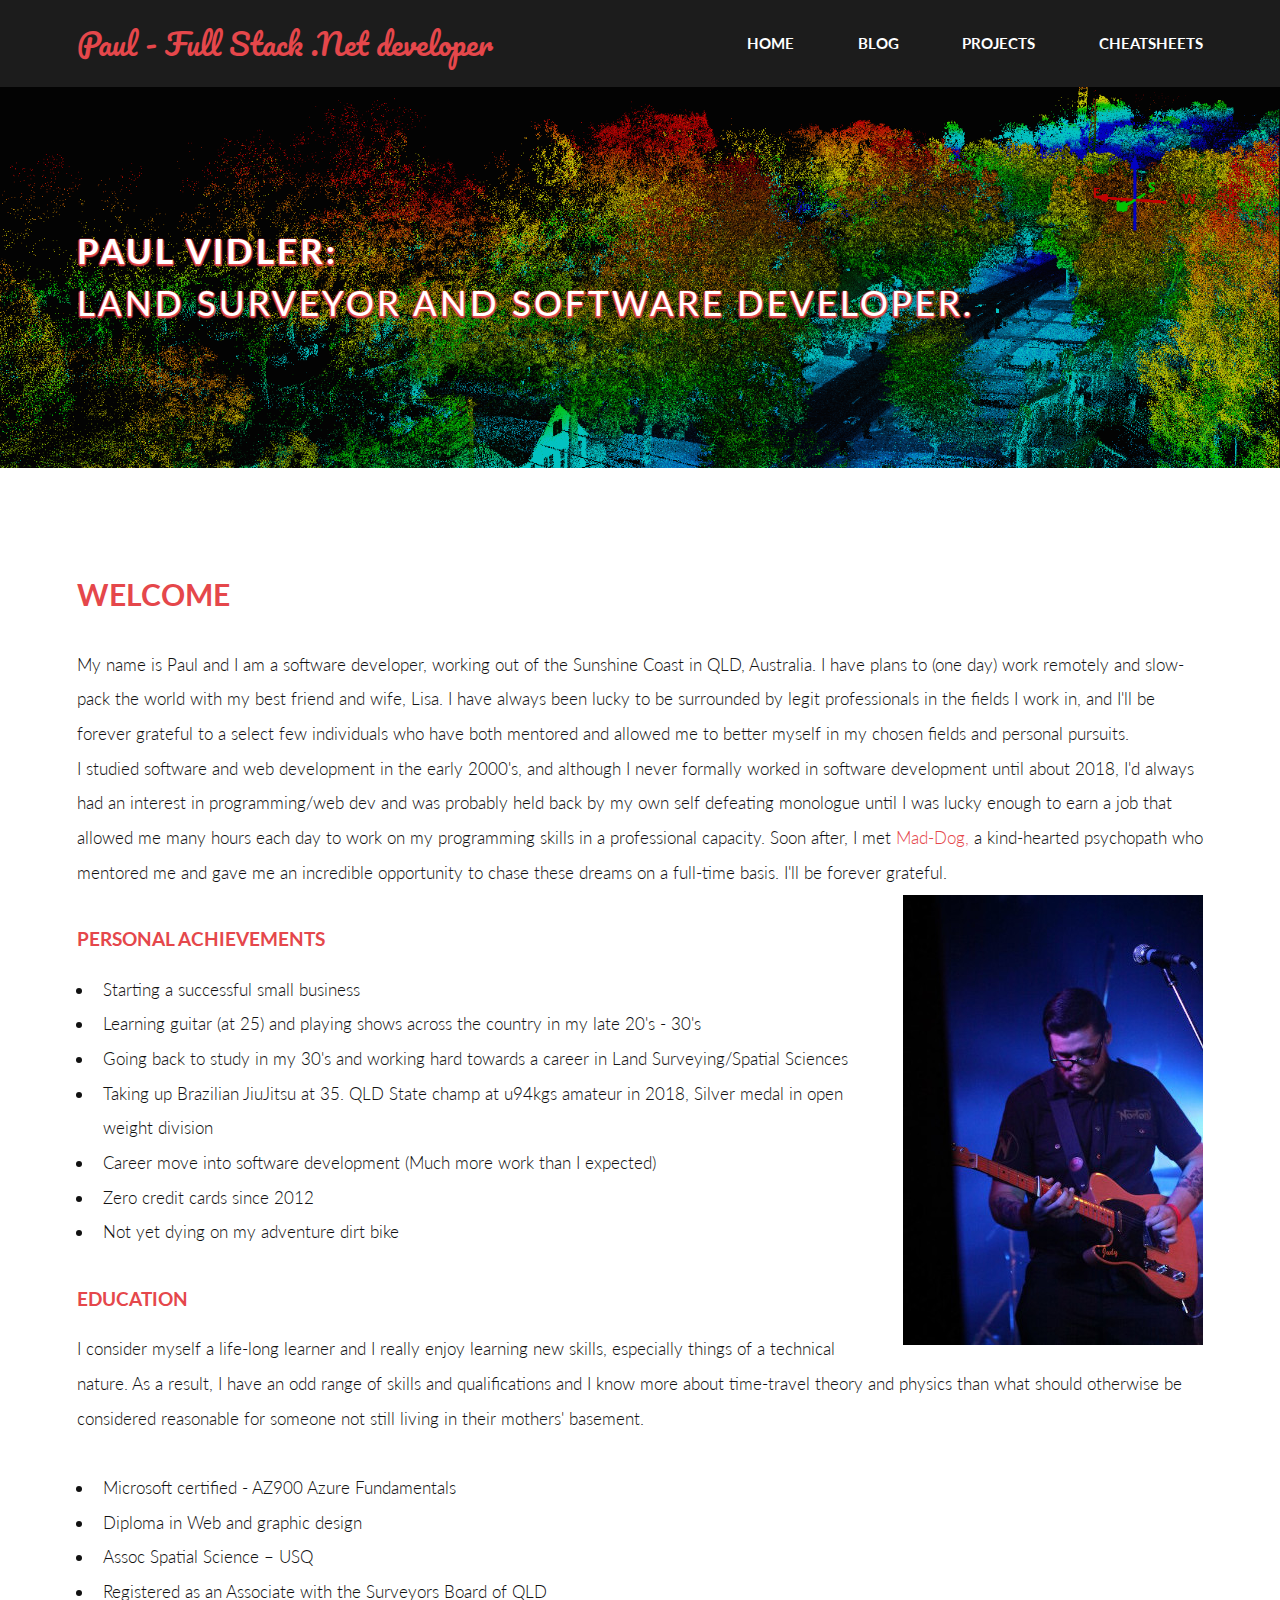
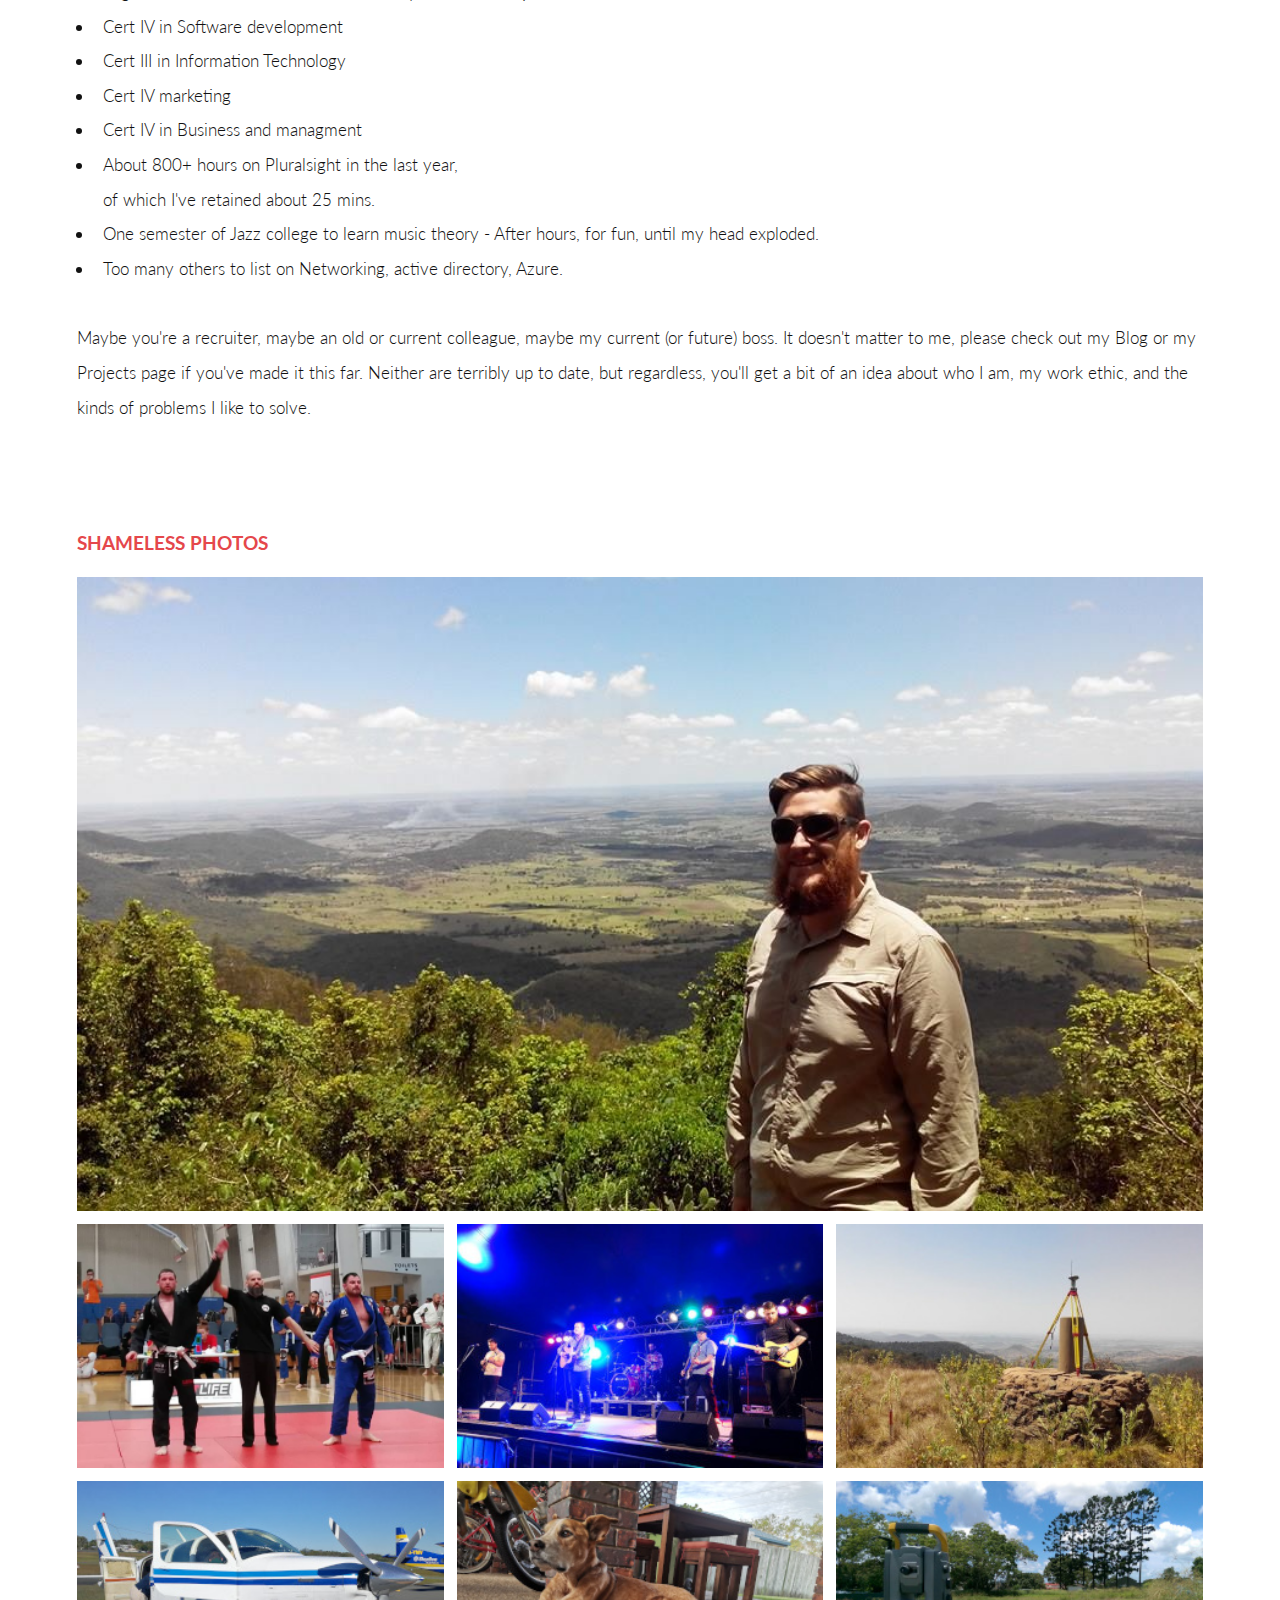
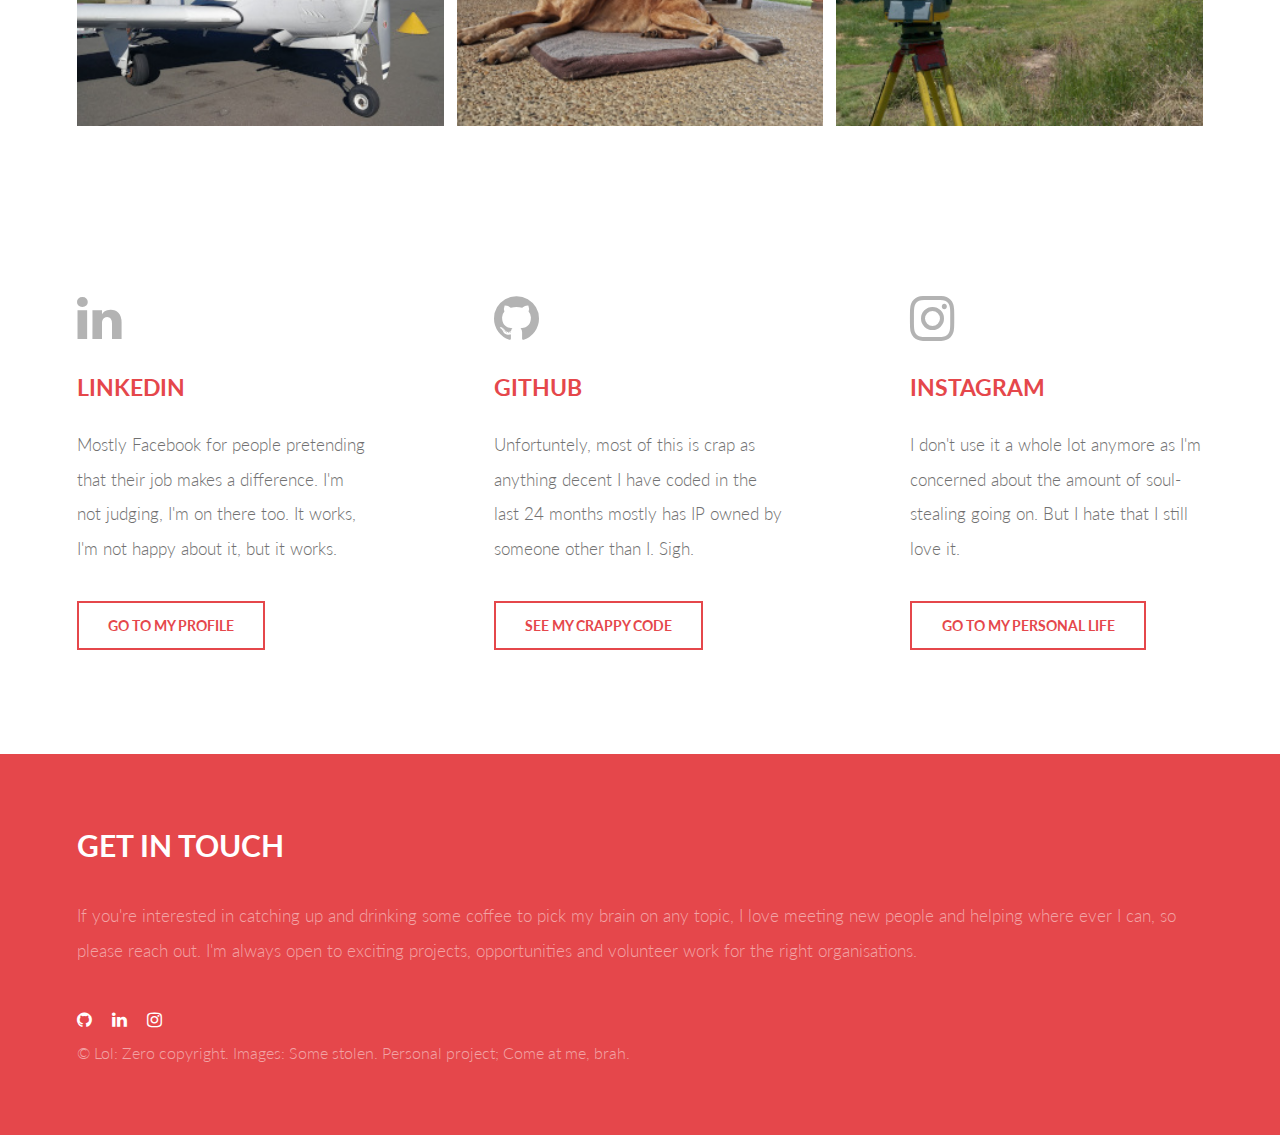
<file: index.html>
<!DOCTYPE HTML>

<html>

<head>
	<title>Paul - >NET Developer</title>
	<meta charset="utf-8" />
	<meta name="viewport" content="width=device-width, initial-scale=1, user-scalable=no" />
	<link rel="stylesheet" href="assets/css/main.css" />
</head>

<body>

	<!-- Header -->
	<header id="header">
		<div class="inner">
			<a href="index.html" class="logo">Paul - Full Stack .Net developer</a>
			<nav id="nav">
				<a href="index.html">Home</a>
				<a href="bloglist.html">Blog</a>
				<a href="Projects.html">Projects</a>
				<a href="cheatsheets.html">Cheatsheets</a>
			</nav>
		</div>
	</header>
	<a href="#menu" class="navPanelToggle"><span class="fa fa-bars"></span></a>

	<!-- Banner -->
	<section id="banner">
		<div class="inner">
			<h1 class="shadowOutline">Paul Vidler: <br><span>Land surveyor and Software developer.</span></h1>
		</div>
	</section>

	<!-- One -->
	<section id="one">
		<div class="inner">
			<header>
				<h2>Welcome</h2>
			</header>
			My name is Paul and I am a software developer, working out of the Sunshine Coast in QLD, Australia. I have plans to (one day) work remotely and slow-pack the world with my
			best friend and wife, Lisa. I have always been lucky to be surrounded by legit professionals in the fields I work in, and I'll be forever grateful
			to a select few individuals who have both mentored and allowed me to better myself in my chosen fields and personal pursuits.

			<p>I studied software and web development in the early 2000's, and although I never formally worked in software development until about 2018, I'd always had an interest
				in programming/web dev and was probably held back by my own self defeating monologue until I was lucky enough to earn a job that allowed me many hours each day to
				work on my programming skills in a professional capacity. Soon after, I met <a href="./mentors.html">Mad-Dog,</a> a kind-hearted psychopath
				who mentored me and gave me an incredible opportunity to chase these dreams on a full-time basis. I'll be forever grateful.<span class="image right"><img src="images/Goldminers-small.jpg" alt="My first Android app" /></span>
			</p>
			<p>
			<h4>Personal achievements</h4>
			<ul>
				<li>Starting a successful small business</li>
				<li>Learning guitar (at 25) and playing shows across the country in my late 20's - 30's</li>
				<li>Going back to study in my 30's and working hard towards a career in Land Surveying/Spatial Sciences</li>
				<li>Taking up Brazilian JiuJitsu at 35. QLD State champ at u94kgs amateur in 2018, Silver medal in open weight division</li>
				<li>Career move into software development (Much more work than I expected)</li>
				<li>Zero credit cards since 2012</li>
				<li>Not yet dying on my adventure dirt bike</li>
			</ul>
			</p>

			<p>
			<h4>Education</h4>
			<p>I consider myself a life-long learner and I really enjoy learning new skills, especially things of a technical nature.
				As a result, I have an odd range of skills and qualifications and I know more about time-travel theory and physics than
				what should otherwise be considered reasonable for someone not still living in their mothers' basement.</p>
			<ul>
				<li>Microsoft certified - AZ900 Azure Fundamentals</li>
				<li>Diploma in Web and graphic design</li>
				<li>Assoc Spatial Science – USQ</li>
				<li>Registered as an Associate with the Surveyors Board of QLD</li>
				<li>Cert IV in Software development</li>
				<li>Cert III in Information Technology</li>
				<li>Cert IV marketing</li>
				<li>Cert IV in Business and managment</li>
				<li>About 800+ hours on Pluralsight in the last year,<br>of which I've retained about 25 mins.</li>
				<li>One semester of Jazz college to learn music theory - After hours, for fun, until my head exploded.</li>
				<li>Too many others to list on Networking, active directory, Azure.</li>
			</ul>
			</p>

			<p>
				Maybe you're a recruiter, maybe an old or current colleague, maybe my current (or future) boss. It doesn't matter to me,
				please check out my Blog or my Projects page if you've made it this far.
				Neither are terribly up to date, but regardless, you'll get a bit of an idea about who I am, my work ethic, and the kinds of problems I like to solve.<br />
			</p>

		</div>
	</section>
	<section>

		<div class="inner">
			<h4>Shameless photos</h4>
			<div class="box alt">
				<div class="row 50% uniform">
					<div class="12u$"><span class="image fit"><img src="images/mtBunyaSurvey.jpg" alt="Surveying on top of Mt Bunya" /></span></div>
					<div class="4u"><span class="image fit"><img src="images/BJJ.png" alt="Winner winner, chicken dinner!" /></span></div>
					<div class="4u"><span class="image fit"><img src="images/GympieMuster-small.jpg" alt="Rockin' the Gympie Muster" /></span></div>
					<div class="4u$"><span class="image fit"><img src="images/MtBunyaSurvey-small.jpg" alt="Mt Bunya. RTK base station" /></span></div>
					<div class="4u"><span class="image fit"><img src="images/LiDAR-FixedWing.jpg" alt="LiDAR Aircraft - Test flying repair sensor" /></span></div>
					<div class="4u"><span class="image fit"><img src="images/Duds-RIPbuddy.jpg" alt="RIP World's best good boy" /></span></div>
					<div class="4u$"><span class="image fit"><img src="images/totalStation-small.jpg" alt="More Survey - Gold Coast hinterland, I think" /></span></div>
				</div>
			</div>
		</div>
	</section>

	<!-- Three -->
	<section id="three">
		<div class="inner">
			<article>
				<div class="content">
					<span class="icon fa-linkedin"></span>
					<header>
						<h3>LinkedIn</h3>
					</header>
					<p>Mostly Facebook for people pretending that their job makes a difference. I'm not judging, I'm on there too. It works, I'm not happy about it, but it works.</p>
					<p>
					<ul class="actions">
						<li><a href="https://www.linkedin.com/in/paulvidler/" class="button alt">Go to my profile</a></li>
					</ul>
					</p>
				</div>
			</article>
			<article>
				<div class="content">
					<span class="icon fa-github"></span>
					<header>
						<h3>GitHub</h3>
					</header>
					<p>Unfortuntely, most of this is crap as anything decent I have coded in the last 24 months mostly has IP owned by someone other than I. Sigh.</p>
					<p>
					<ul class="actions">
						<li><a href="https://github.com/PaulVidler" class="button alt">See my crappy code</a></li>
					</ul>
					</p>
				</div>
			</article>
			<article>
				<div class="content">
					<span class="icon fa-instagram"></span>
					<header>
						<h3>Instagram</h3>
					</header>
					<p>I don't use it a whole lot anymore as I'm concerned about the amount of soul-stealing going on. But I hate that I still love it.</p>
					<p>
					<ul class="actions">
						<li><a href="https://www.instagram.com/surveyor_australia/" class="button alt">Go to my personal life</a></li>
					</ul>
					</p>
				</div>
			</article>
		</div>
	</section>

	<!-- Footer -->
	<section id="footer">
		<div class="inner">

			<h2>Get in Touch</h2>
			<p>
				If you're interested in catching up and drinking some coffee to pick my brain on any topic, I love meeting new people and helping where ever I can, so please reach out.
				I'm always open to exciting projects, opportunities and volunteer work for the right organisations.</p>

			<a href="https://github.com/PaulVidler" class="icon fa-github" />&nbsp &nbsp</a>
			<a href="https://www.linkedin.com/in/paulvidler/" class="icon fa-linkedin" />&nbsp &nbsp</a>
			<a href="https://www.instagram.com/surveyor_australia/" class="icon fa-instagram" />&nbsp &nbsp</a>

			<div class="copyright">
				&copy; Lol: Zero copyright. Images: Some stolen. Personal project; Come at me, brah.</a>
			</div>
		</div>
	</section>

	<!-- Scripts -->
	<script src="assets/js/jquery.min.js"></script>
	<script src="assets/js/skel.min.js"></script>
	<script src="assets/js/util.js"></script>
	<script src="assets/js/main.js"></script>

</body>

</html>
</file>
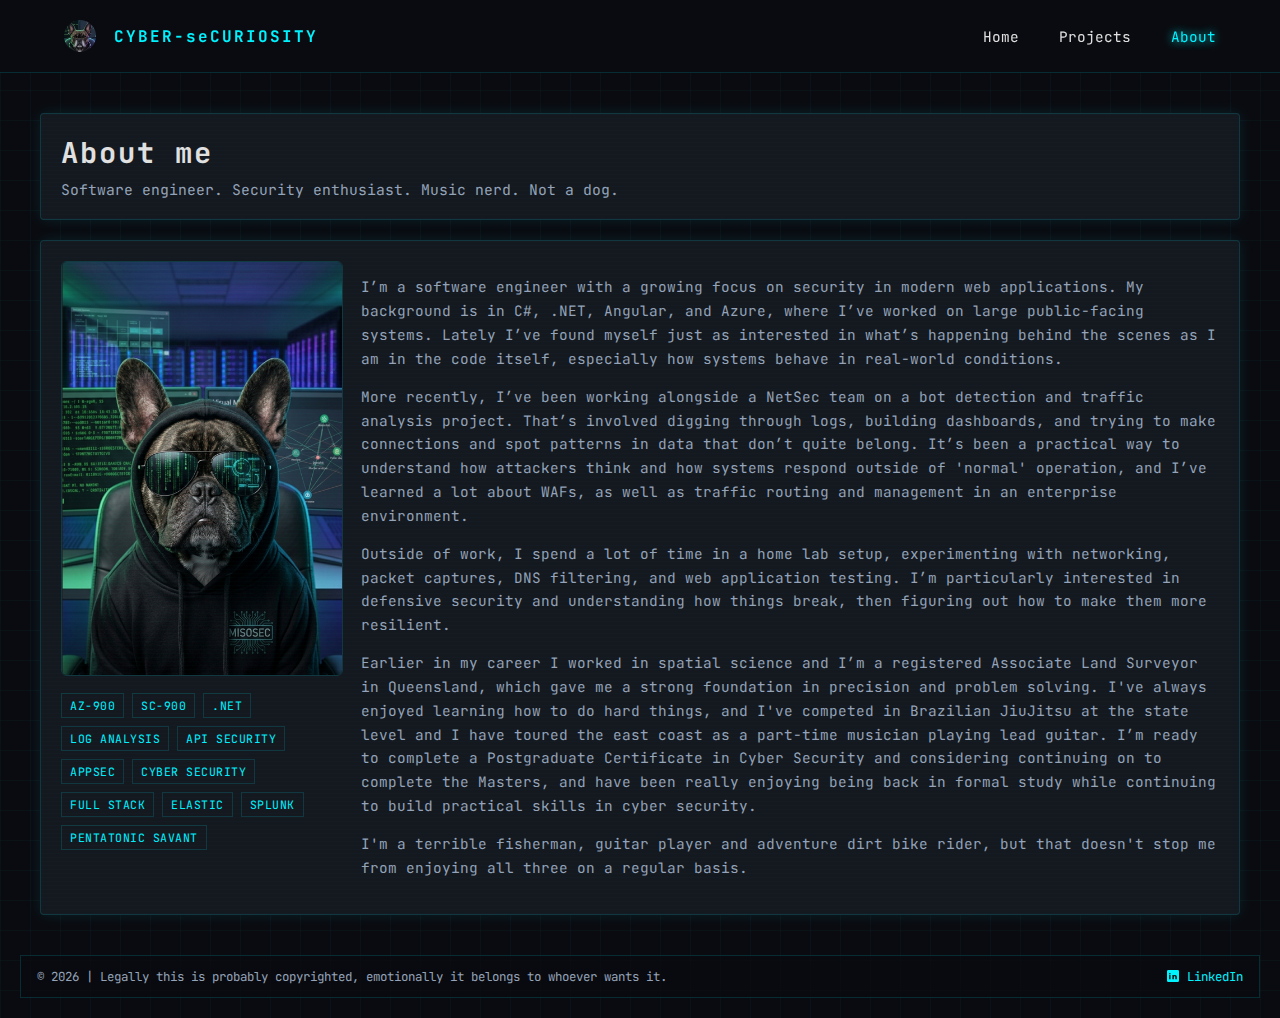
<file: about.html>
<!DOCTYPE html>
<html lang="en">
<head>
    <meta charset="UTF-8">
    <meta name="viewport" content="width=device-width, initial-scale=1.0">
    <title>About | CYBER-seCURIOSITY</title>
    <link rel="icon" type="image/x-icon" href="images/miso_ciso.ico">
    <link rel="stylesheet" href="style.css">
</head>
<body>
    <header>
        <div class="logo">
            <img src="images/miso-square-web.png" alt="Logo" class="logo-img">
            CYBER-seCURIOSITY
        </div>
        <nav>
            <a href="index.html">Home</a>
            <a href="projects.html">Projects</a>
            <a href="about.html" class="active">About</a>
        </nav>
    </header>

    <main class="container">
        <section class="card page-hero">
            <h1>About me</h1>
            <p>Software engineer. Security enthusiast. Music nerd. Not a dog.</p>
        </section>

        <section class="card profile-layout">
            <div>
                <img class="profile-photo" src="images/miso-sec-profile-web.png" alt="Profile image placeholder">
                <div class="chip-row">
                    <span class="chip">AZ-900</span>
                    <span class="chip">SC-900</span>
                    <span class="chip">.NET</span>
                    <span class="chip">Log analysis</span>
                    <span class="chip">API security</span>
                    <span class="chip">AppSec</span>
                    <span class="chip">Cyber Security</span>
                    <span class="chip">Full stack</span>
                    <span class="chip">Elastic</span>
                    <span class="chip">Splunk</span>
                    <span class="chip">Pentatonic savant</span>
                </div>
            </div>

            <div>
                <p class="profile-copy">I’m a software engineer with a growing focus on security in modern web applications. My background is in C#, .NET, Angular, and Azure, where I’ve worked on large public-facing systems. Lately I’ve found myself just as interested in what’s happening behind the scenes as I am in the code itself, especially how systems behave in real-world conditions.</p>
                <p class="profile-copy">More recently, I’ve been working alongside a NetSec team on a bot detection and traffic analysis project. That’s involved digging through logs, building dashboards, and trying to make connections and spot patterns in data that don’t quite belong. It’s been a practical way to understand how attackers think and how systems respond outside of 'normal' operation, and I’ve learned a lot about WAFs, as well as traffic routing and management in an enterprise environment.</p>
                <p class="profile-copy">Outside of work, I spend a lot of time in a home lab setup, experimenting with networking, packet captures, DNS filtering, and web application testing. I’m particularly interested in defensive security and understanding how things break, then figuring out how to make them more resilient.</p>
                <p class="profile-copy">Earlier in my career I worked in spatial science and I’m a registered Associate Land Surveyor in Queensland, which gave me a strong foundation in precision and problem solving. I've always enjoyed learning how to do hard things, and I've competed in Brazilian JiuJitsu at the state level and I have toured the east coast as a part-time musician playing lead guitar. I’m ready to complete a Postgraduate Certificate in Cyber Security and considering continuing on to complete the Masters, and have been really enjoying being back in formal study while continuing to build practical skills in cyber security.</p>
                <p class="profile-copy">I'm a terrible fisherman, guitar player and adventure dirt bike rider, but that doesn't stop me from enjoying all three on a regular basis.</p>
            </div>
        </section>
    </main>

    <footer class="site-footer">
        <p class="footer-note">© 2026 | Legally this is probably copyrighted, emotionally it belongs to whoever wants it.</p>
        <a class="social-link" href="https://www.linkedin.com/in/paul-cyber/" target="_blank" rel="noopener noreferrer" aria-label="LinkedIn profile">
            <svg viewBox="0 0 24 24" aria-hidden="true" focusable="false">
                <path d="M19 3A2 2 0 0 1 21 5V19A2 2 0 0 1 19 21H5A2 2 0 0 1 3 19V5A2 2 0 0 1 5 3H19M8.34 17V10.67H6.26V17H8.34M7.3 9.79A1.2 1.2 0 1 0 7.3 7.39A1.2 1.2 0 0 0 7.3 9.79M17.74 17V13.56C17.74 11.73 16.76 10.46 14.87 10.46C13.96 10.46 13.35 10.96 13.1 11.44V10.67H11.11V17H13.2V13.86C13.2 13.03 13.36 12.23 14.39 12.23C15.41 12.23 15.43 13.18 15.43 13.91V17H17.74Z" />
            </svg>
            LinkedIn
        </a>
    </footer>
</body>
</html>
</file>
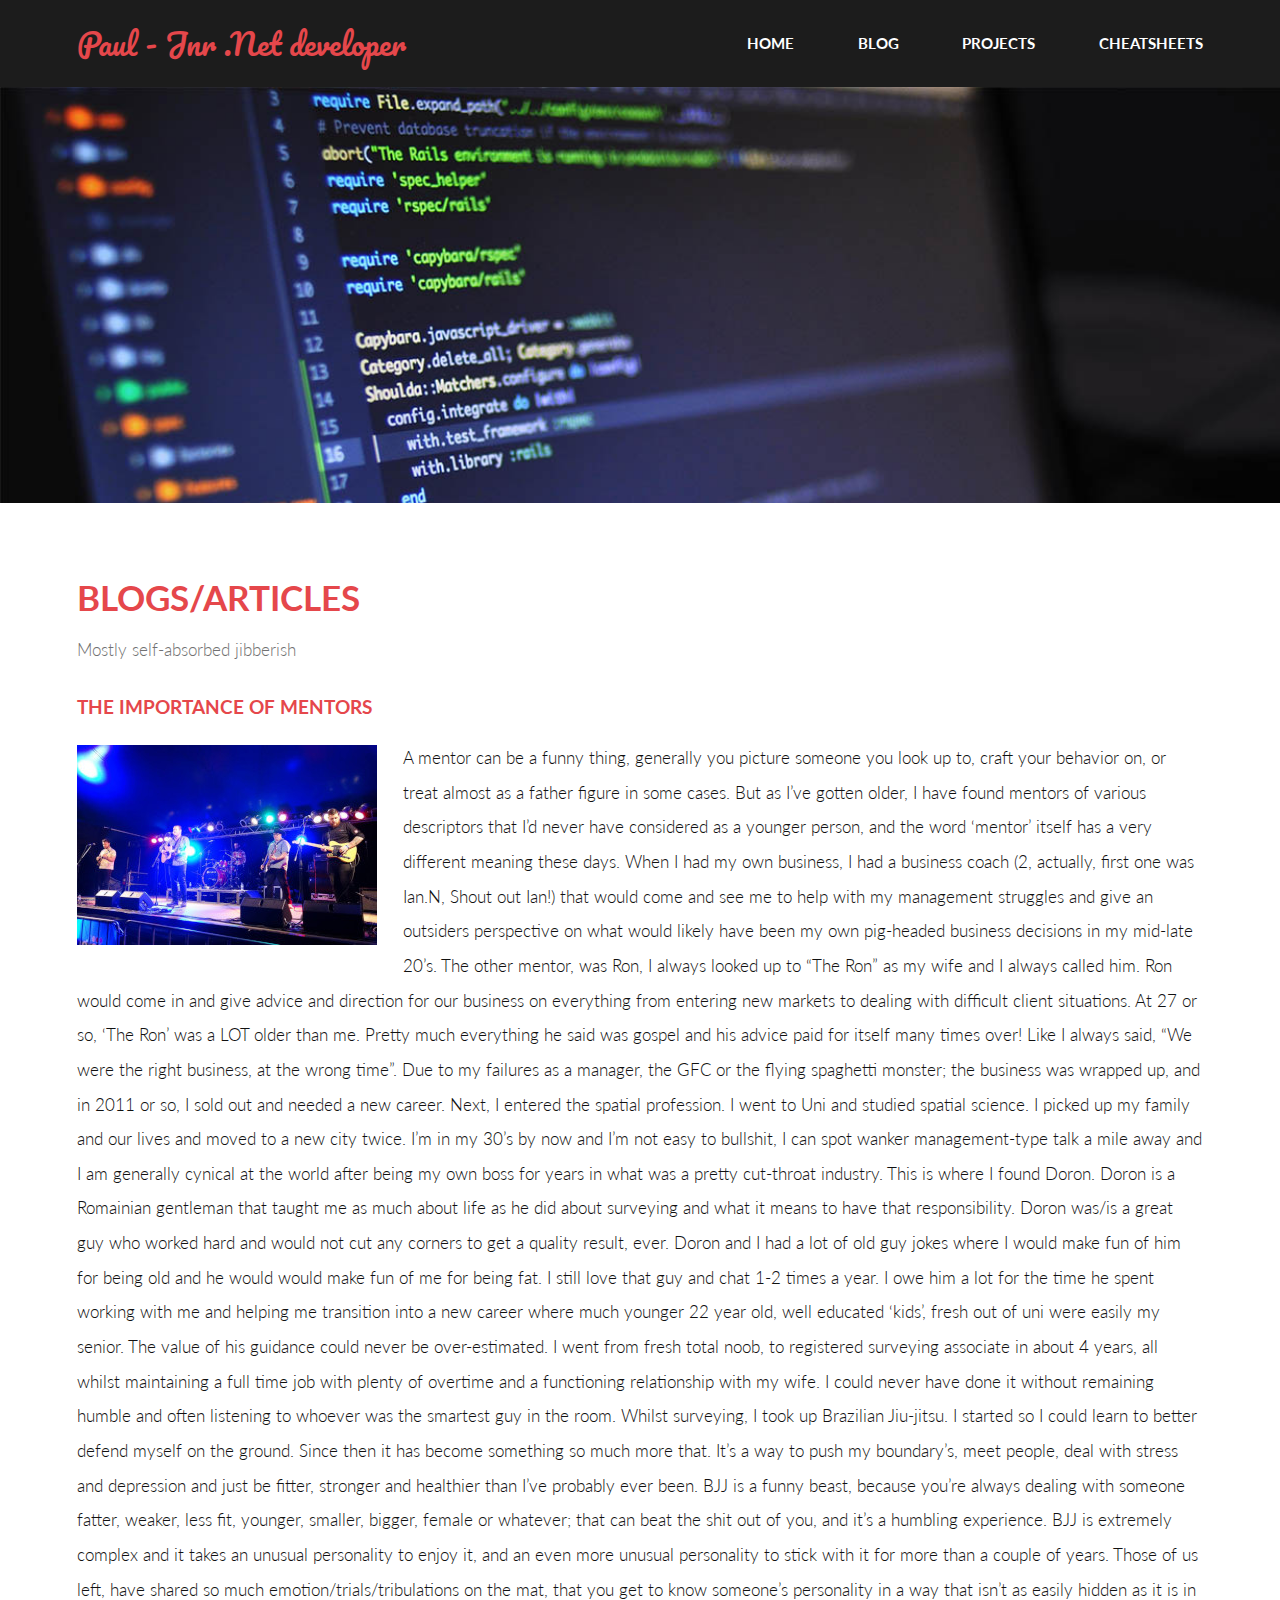
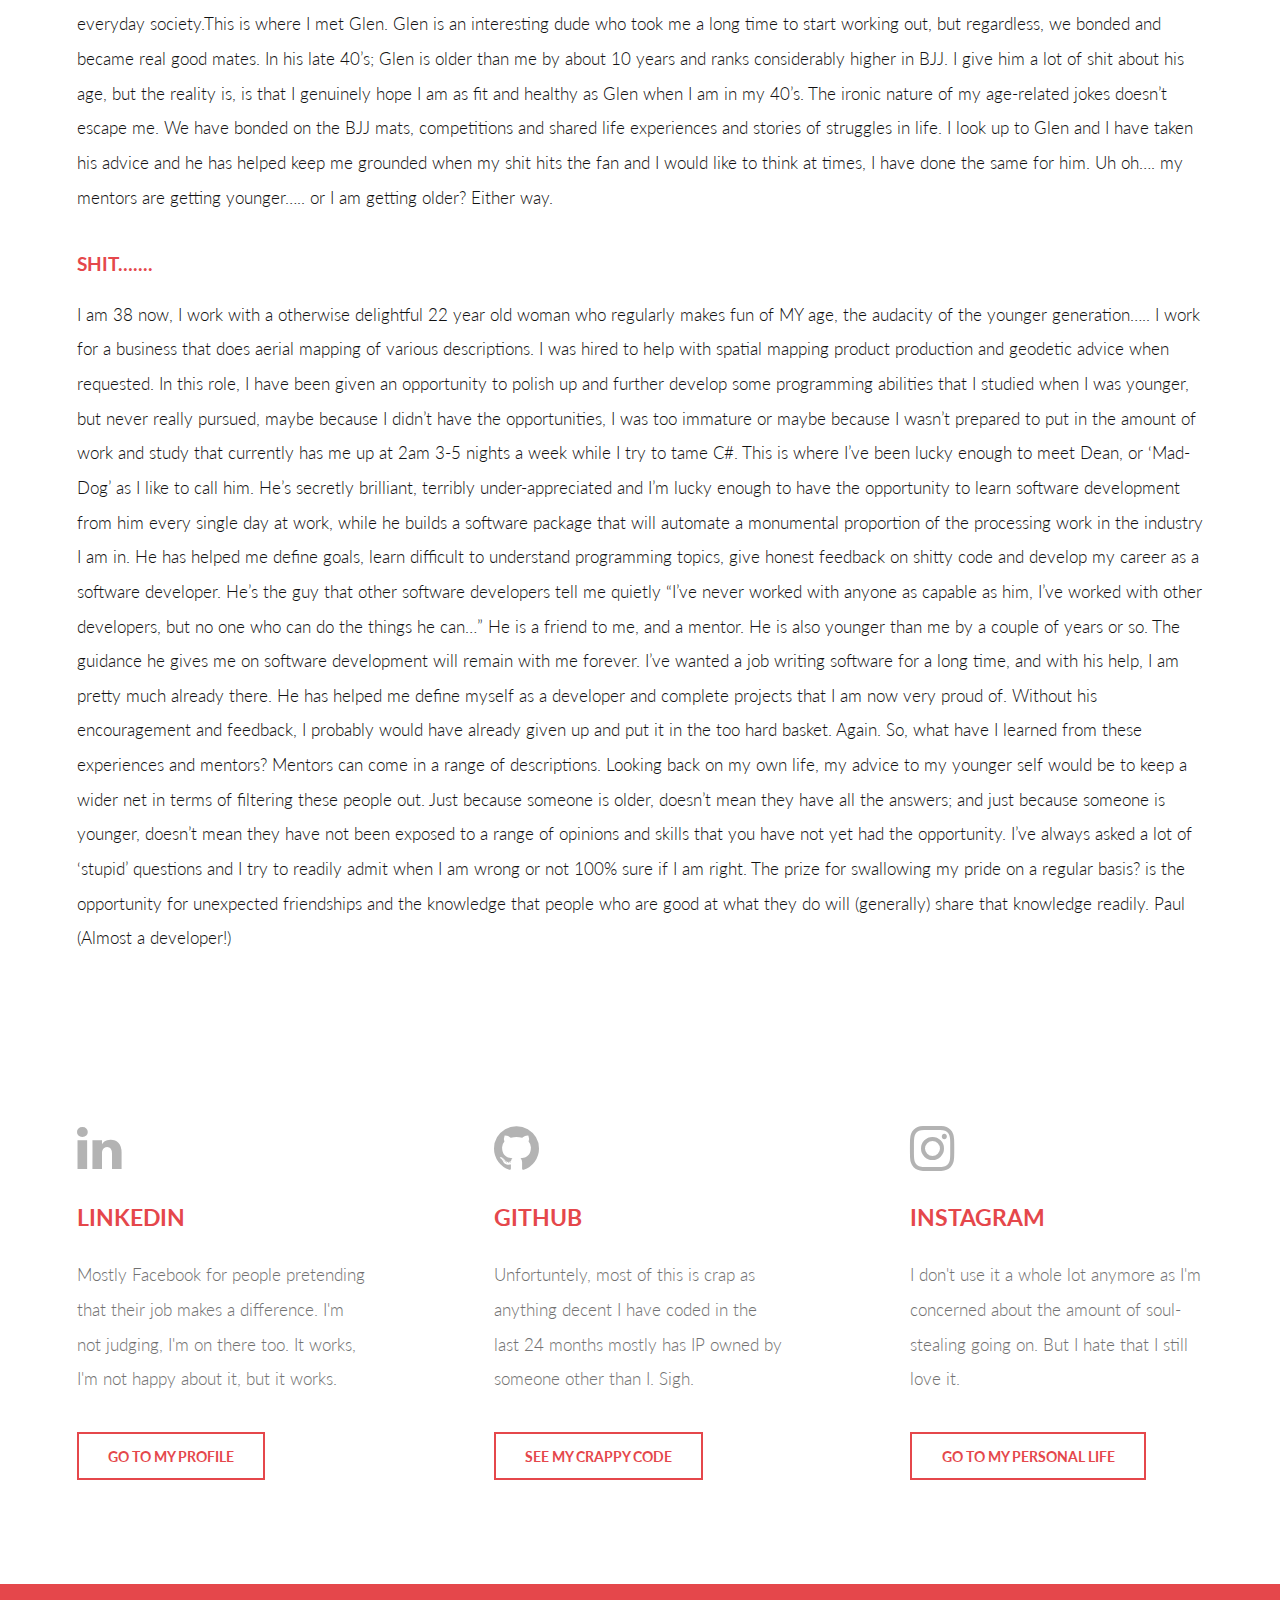
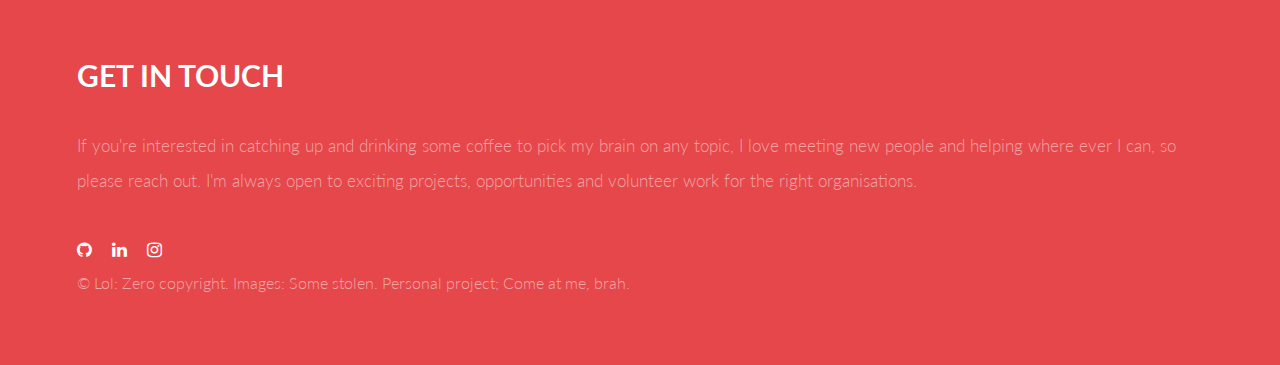
<file: Blog.html>
<!DOCTYPE HTML>

<html>

<head>
	<title>Paul - >NET Developer</title>
	<meta charset="utf-8" />
	<meta name="viewport" content="width=device-width, initial-scale=1, user-scalable=no" />
	<link rel="stylesheet" href="assets/css/main.css" />
</head>

<body>

	<!-- Header -->
	<header id="header">
		<div class="inner">
			<a href="index.html" class="logo">Paul - Jnr .Net developer</a>
			<nav id="nav">
				<a href="index.html">Home</a>
				<a href="bloglist.html">Blog</a>
				<a href="Projects.html">Projects</a>
				<a href="cheatsheets.html">Cheatsheets</a>
			</nav>
		</div>
	</header>
	<a href="#menu" class="navPanelToggle"><span class="fa fa-bars"></span></a>
	<!-- Banner -->
	<section id="banner2">

	</section>

	<!-- One -->
	<section id="main">
		<div class="inner">
			<header class="major special">
				<h1>Blogs/Articles</h1>
				<p>Mostly self-absorbed jibberish</p>
			</header>
				<h4>The importance of mentors</h4>
				<p><span class="image left"><img src="images/GympieMuster-small.jpg" alt="Gympie Muster" /></span>A mentor can be a funny thing, generally you picture someone you look up to, craft your behavior on, or treat almost as a father figure in some cases. But as I’ve gotten older, I have found mentors of various descriptors that I’d never have considered as a younger person, and the word ‘mentor’ itself has a very different meaning these days.

When I had my own business, I had a business coach (2, actually, first one was Ian.N, Shout out Ian!) that would come and see me to help with my management struggles and give an outsiders perspective on what would likely have been my own pig-headed business decisions in my mid-late 20’s. The other mentor, was Ron, I always looked up to “The Ron” as my wife and I always called him. Ron would come in and give advice and direction for our business on everything from entering new markets to dealing with difficult client situations.
At 27 or so, ‘The Ron’ was a LOT older than me. Pretty much everything he said was gospel and his advice paid for itself many times over! Like I always said, “We were the right business, at the wrong time”. Due to my failures as a manager, the GFC or the flying spaghetti monster; the business was wrapped up, and in 2011 or so, I sold out and needed a new career.

Next, I entered the spatial profession. I went to Uni and studied spatial science. I picked up my family and our lives and moved to a new city twice. I’m in my 30’s by now and I’m not easy to bullshit, I can spot wanker management-type talk a mile away and I am generally cynical at the world after being my own boss for years in what was a pretty cut-throat industry. This is where I found Doron. Doron is a Romainian gentleman that taught me as much about life as he did about surveying and what it means to have that responsibility. Doron was/is a great guy who worked hard and would not cut any corners to get a quality result, ever. Doron and I had a lot of old guy jokes where I would make fun of him for being old and he would would make fun of me for being fat. I still love that guy and chat 1-2 times a year. I owe him a lot for the time he spent working with me and helping me transition into a new career where much younger 22 year old, well educated ‘kids’, fresh out of uni were easily my senior. The value of his guidance could never be over-estimated. I went from fresh total noob, to registered surveying associate in about 4 years, all whilst maintaining a full time job with plenty of overtime and a functioning relationship with my wife. I could never have done it without remaining humble and often listening to whoever was the smartest guy in the room.

Whilst surveying, I took up Brazilian Jiu-jitsu. I started so I could learn to better defend myself on the ground. Since then it has become something so much more that. It’s a way to push my boundary’s, meet people, deal with stress and depression and just be fitter, stronger and healthier than I’ve probably ever been. BJJ is a funny beast, because you’re always dealing with someone fatter, weaker, less fit, younger, smaller, bigger, female or whatever; that can beat the shit out of you, and it’s a humbling experience. BJJ is extremely complex and it takes an unusual personality to enjoy it, and an even more unusual personality to stick with it for more than a couple of years. Those of us left, have shared so much emotion/trials/tribulations on the mat, that you get to know someone’s personality in a way that isn’t as easily hidden as it is in everyday society.This is where I met Glen. Glen is an interesting dude who took me a long time to start working out, but regardless, we bonded and became real good mates. In his late 40’s; Glen is older than me by about 10 years and ranks considerably higher in BJJ. I give him a lot of shit about his age, but the reality is, is that I genuinely hope I am as fit and healthy as Glen when I am in my 40’s. The ironic nature of my age-related jokes doesn’t escape me.
We have bonded on the BJJ mats, competitions and shared life experiences and stories of struggles in life. I look up to Glen and I have taken his advice and he has helped keep me grounded when my shit hits the fan and I would like to think at times, I have done the same for him. Uh oh…. my mentors are getting younger….. or I am getting older? Either way. <h4>SHIT…....</h4>


I am 38 now, I work with a otherwise delightful 22 year old woman who regularly makes fun of MY age, the audacity of the younger generation….. I work for a business that does aerial mapping of various descriptions. I was hired to help with spatial mapping product production and geodetic advice when requested. In this role, I have been given an opportunity to polish up and further develop some programming abilities that I studied when I was younger, but never really pursued, maybe because I didn’t have the opportunities, I was too immature or maybe because I wasn’t prepared to put in the amount of work and study that currently has me up at 2am 3-5 nights a week while I try to tame C#.
This is where I’ve been lucky enough to meet Dean, or ‘Mad-Dog’ as I like to call him. He’s secretly brilliant, terribly under-appreciated and I’m lucky enough to have the opportunity to learn software development from him every single day at work, while he builds a software package that will automate a monumental proportion of the processing work in the industry I am in. He has helped me define goals, learn difficult to understand programming topics, give honest feedback on shitty code and develop my career as a software developer. He’s the guy that other software developers tell me quietly “I’ve never worked with anyone as capable as him, I’ve worked with other developers, but no one who can do the things he can…” He is a friend to me, and a mentor. He is also younger than me by a couple of years or so. The guidance he gives me on software development will remain with me forever. I’ve wanted a job writing software for a long time, and with his help, I am pretty much already there. He has helped me define myself as a developer and complete projects that I am now very proud of. Without his encouragement and feedback, I probably would have already given up and put it in the too hard basket. Again.


So, what have I learned from these experiences and mentors?
Mentors can come in a range of descriptions. Looking back on my own life, my advice to my younger self would be to keep a wider net in terms of filtering these people out. Just because someone is older, doesn’t mean they have all the answers; and just because someone is younger, doesn’t mean they have not been exposed to a range of opinions and skills that you have not yet had the opportunity.
I’ve always asked a lot of ‘stupid’ questions and I try to readily admit when I am wrong or not 100% sure if I am right. The prize for swallowing my pride on a regular basis? is the opportunity for unexpected friendships and the knowledge that people who are good at what they do will (generally) share that knowledge readily.

Paul
(Almost a developer!)
</div>
			</section>
			<!-- Three -->
			<section id="three">
				<div class="inner">
					<article>
						<div class="content">
							<span class="icon fa-linkedin"></span>
							<header>
								<h3>LinkedIn</h3>
							</header>
							<p>Mostly Facebook for people pretending that their job makes a difference. I'm not judging, I'm on there too. It works, I'm not happy about it, but it works.</p>
							<p>
							<ul class="actions">
								<li><a href="https://www.linkedin.com/in/paulvidler/" class="button alt">Go to my profile</a></li>
							</ul>
							</p>
						</div>
					</article>
					<article>
						<div class="content">
							<span class="icon fa-github"></span>
							<header>
								<h3>GitHub</h3>
							</header>
							<p>Unfortuntely, most of this is crap as anything decent I have coded in the last 24 months mostly has IP owned by someone other than I. Sigh.</p>
							<p>
							<ul class="actions">
								<li><a href="https://github.com/PaulVidler" class="button alt">See my crappy code</a></li>
							</ul>
							</p>
						</div>
					</article>
					<article>
						<div class="content">
							<span class="icon fa-instagram"></span>
							<header>
								<h3>Instagram</h3>
							</header>
							<p>I don't use it a whole lot anymore as I'm concerned about the amount of soul-stealing going on. But I hate that I still love it.</p>
							<p>
							<ul class="actions">
								<li><a href="https://www.instagram.com/surveyor_australia/" class="button alt">Go to my personal life</a></li>
							</ul>
							</p>
						</div>
					</article>
				</div>
			</section>

			<!-- Footer -->
			<section id="footer">
				<div class="inner">

					<h2>Get in Touch</h2>
					<p>
						If you're interested in catching up and drinking some coffee to pick my brain on any topic, I love meeting new people and helping where ever I can, so please reach out.
						I'm always open to exciting projects, opportunities and volunteer work for the right organisations.</p>

					<a href="https://github.com/PaulVidler" class="icon fa-github" />&nbsp &nbsp</a>
					<a href="https://www.linkedin.com/in/paulvidler/" class="icon fa-linkedin" />&nbsp &nbsp</a>
					<a href="https://www.instagram.com/surveyor_australia/" class="icon fa-instagram" />&nbsp &nbsp</a>

					<div class="copyright">
						&copy; Lol: Zero copyright. Images: Some stolen. Personal project; Come at me, brah.</a>
					</div>
				</div>
			</section>

			<!-- Scripts -->
			<script src="assets/js/jquery.min.js"></script>
			<script src="assets/js/skel.min.js"></script>
			<script src="assets/js/util.js"></script>
			<script src="assets/js/main.js"></script>

		</body>

		</html>
</file>
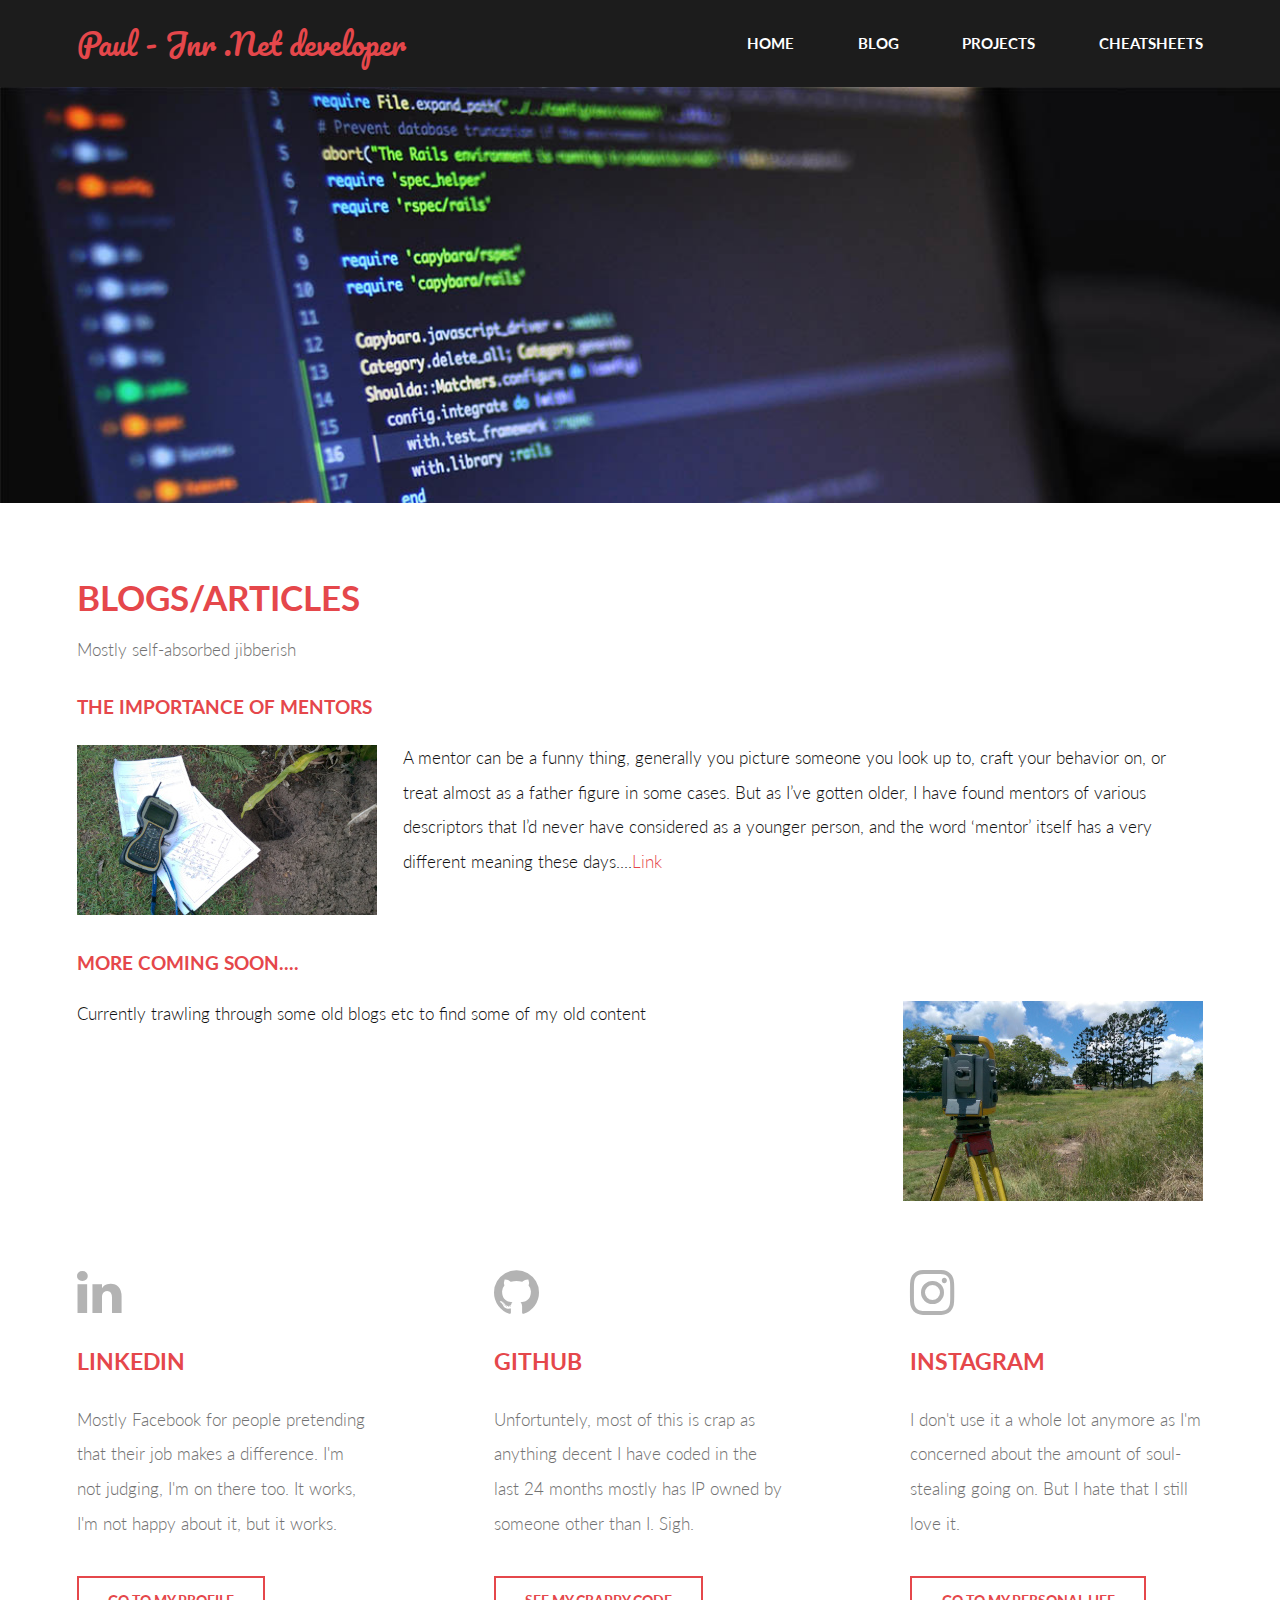
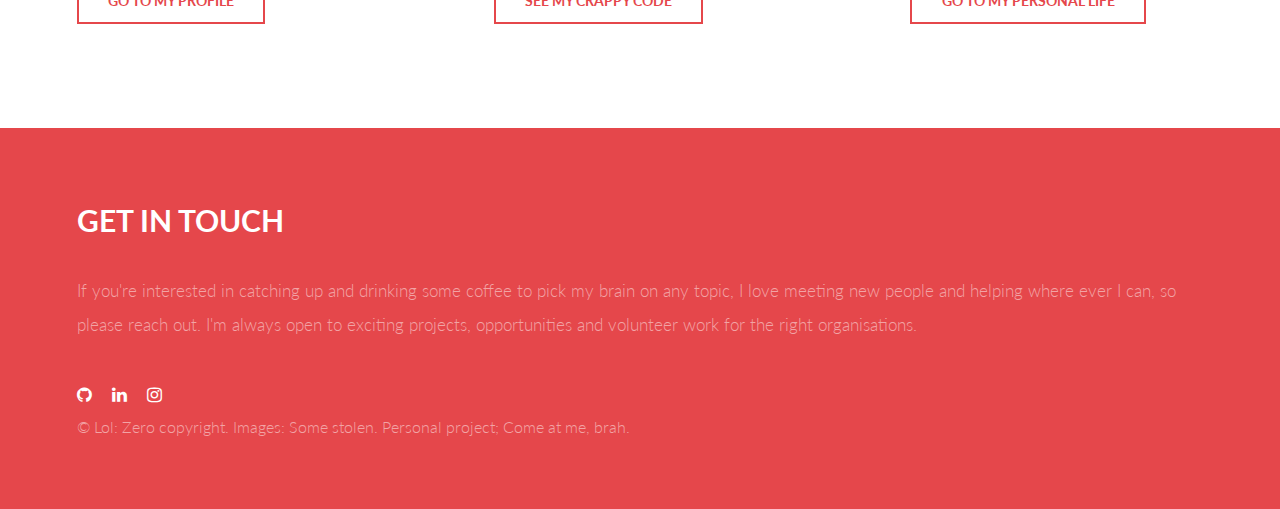
<file: bloglist.html>
<!DOCTYPE HTML>

<html>

<head>
	<title>Paul - >NET Developer</title>
	<meta charset="utf-8" />
	<meta name="viewport" content="width=device-width, initial-scale=1, user-scalable=no" />
	<link rel="stylesheet" href="assets/css/main.css" />
</head>

<body>

	<!-- Header -->
	<header id="header">
		<div class="inner">
			<a href="index.html" class="logo">Paul - Jnr .Net developer</a>
			<nav id="nav">
				<a href="index.html">Home</a>
				<a href="bloglist.html">Blog</a>
				<a href="Projects.html">Projects</a>
				<a href="cheatsheets.html">Cheatsheets</a>
			</nav>
		</div>
	</header>
	<a href="#menu" class="navPanelToggle"><span class="fa fa-bars"></span></a>
	<!-- Banner -->
	<section id="banner2">

	</section>

	<!-- One -->
	<section id="main">
		<div class="inner">
			<header class="major special">
				<h1>Blogs/Articles</h1>
				<p>Mostly self-absorbed jibberish</p>
			</header>
			<h4>The importance of mentors</h4>
			<p><span class="image left"><img src="images/survey-fieldwork-small.jpg" alt="Survey fieldwork - Digging pins" /></span>A mentor can be a funny thing, generally you picture someone you look up to, craft your behavior on,
				or treat almost as a father figure in some cases. But as I’ve gotten older, I have found mentors of various descriptors that I’d never have considered as a younger person,
				and the word ‘mentor’ itself has a very different meaning these days....<a href="./mentors.html">Link</a></p></br>
		</div>

		<div class="inner">

			<h4>More coming soon....</h4>
			<p><span class="image right"><img src="images/totalStation-small.jpg" alt="Survey fieldwork - Digging pins" /></span>Currently trawling through some old blogs etc to find some of my old content</p></br>
		</div>
	</section>
	<!-- Three -->
	<section id="three">
		<div class="inner">
			<article>
				<div class="content">
					<span class="icon fa-linkedin"></span>
					<header>
						<h3>LinkedIn</h3>
					</header>
					<p>Mostly Facebook for people pretending that their job makes a difference. I'm not judging, I'm on there too. It works, I'm not happy about it, but it works.</p>
					<p>
					<ul class="actions">
						<li><a href="https://www.linkedin.com/in/paulvidler/" class="button alt">Go to my profile</a></li>
					</ul>
					</p>
				</div>
			</article>
			<article>
				<div class="content">
					<span class="icon fa-github"></span>
					<header>
						<h3>GitHub</h3>
					</header>
					<p>Unfortuntely, most of this is crap as anything decent I have coded in the last 24 months mostly has IP owned by someone other than I. Sigh.</p>
					<p>
					<ul class="actions">
						<li><a href="https://github.com/PaulVidler" class="button alt">See my crappy code</a></li>
					</ul>
					</p>
				</div>
			</article>
			<article>
				<div class="content">
					<span class="icon fa-instagram"></span>
					<header>
						<h3>Instagram</h3>
					</header>
					<p>I don't use it a whole lot anymore as I'm concerned about the amount of soul-stealing going on. But I hate that I still love it.</p>
					<p>
					<ul class="actions">
						<li><a href="https://www.instagram.com/surveyor_australia/" class="button alt">Go to my personal life</a></li>
					</ul>
					</p>
				</div>
			</article>
		</div>
	</section>

	<!-- Footer -->
	<section id="footer">
		<div class="inner">

			<h2>Get in Touch</h2>
			<p>
				If you're interested in catching up and drinking some coffee to pick my brain on any topic, I love meeting new people and helping where ever I can, so please reach out.
				I'm always open to exciting projects, opportunities and volunteer work for the right organisations.</p>

			<a href="https://github.com/PaulVidler" class="icon fa-github" />&nbsp &nbsp</a>
			<a href="https://www.linkedin.com/in/paulvidler/" class="icon fa-linkedin" />&nbsp &nbsp</a>
			<a href="https://www.instagram.com/surveyor_australia/" class="icon fa-instagram" />&nbsp &nbsp</a>

			<div class="copyright">
				&copy; Lol: Zero copyright. Images: Some stolen. Personal project; Come at me, brah.</a>
			</div>
		</div>
	</section>

	<!-- Scripts -->
	<script src="assets/js/jquery.min.js"></script>
	<script src="assets/js/skel.min.js"></script>
	<script src="assets/js/util.js"></script>
	<script src="assets/js/main.js"></script>

</body>

</html>
</file>
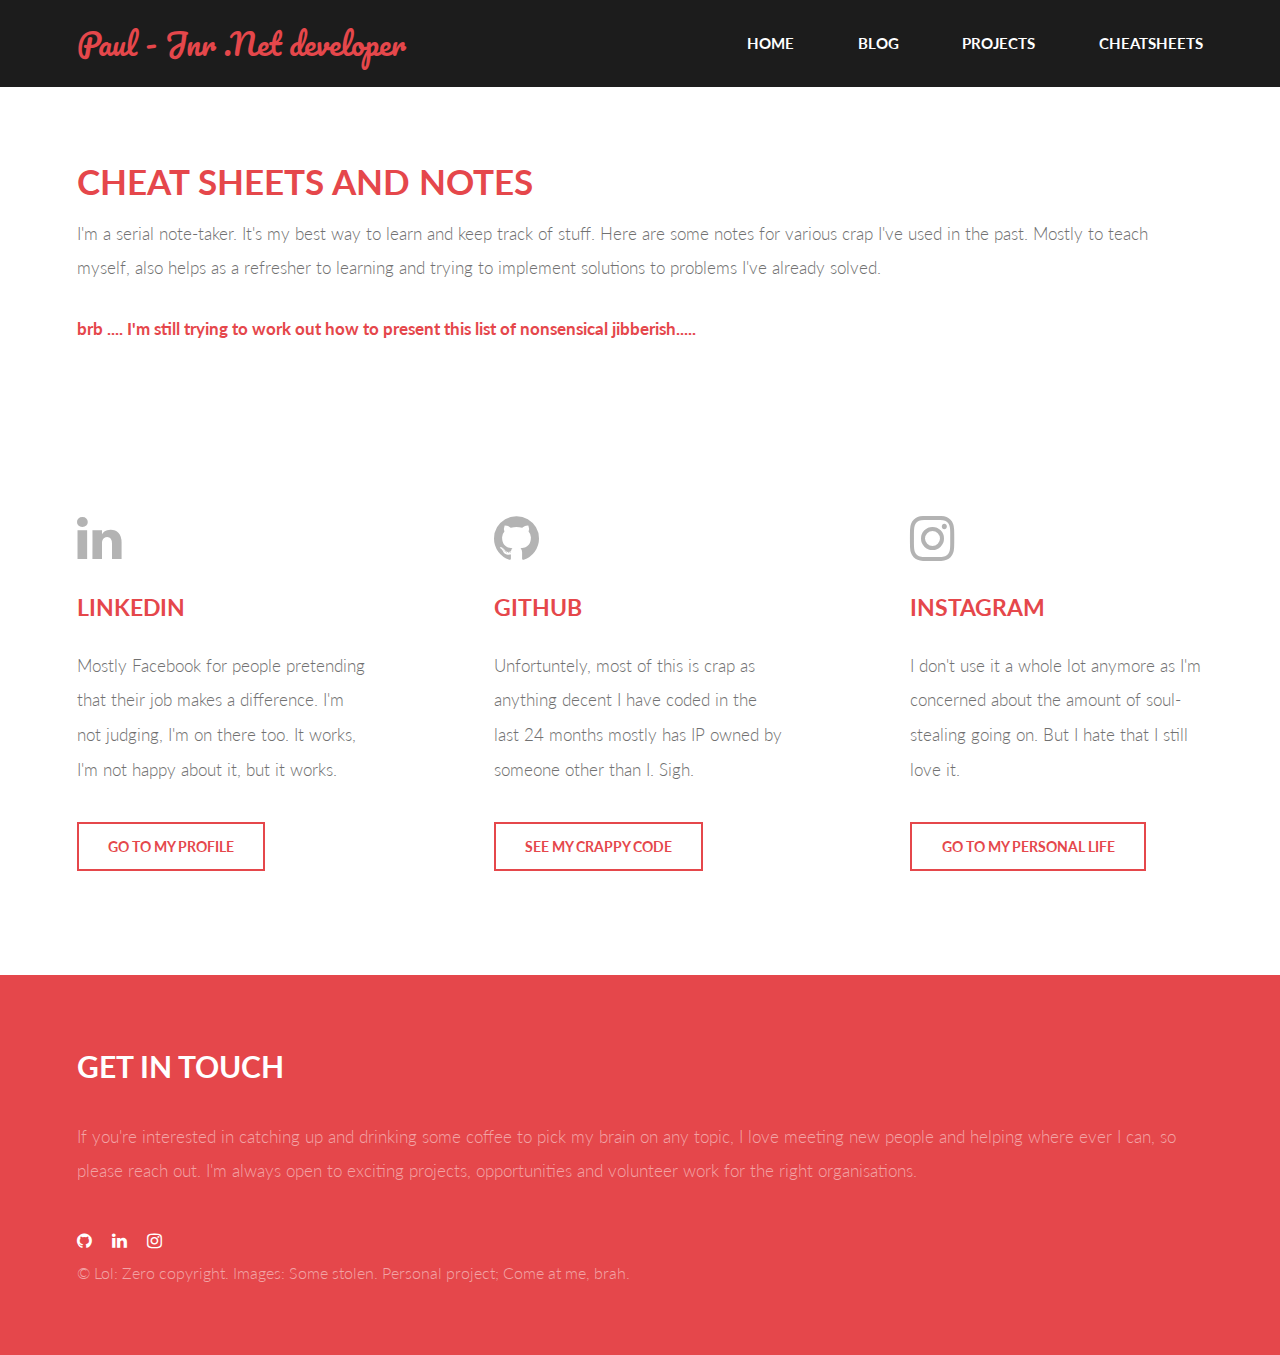
<file: cheatsheets.html>
<!DOCTYPE HTML>

<html>

<head>
	<title>Paul - >NET Developer</title>
	<meta charset="utf-8" />
	<meta name="viewport" content="width=device-width, initial-scale=1, user-scalable=no" />
	<link rel="stylesheet" href="assets/css/main.css" />
</head>

<body>

	<!-- Header -->
	<header id="header">
		<div class="inner">
			<a href="index.html" class="logo">Paul - Jnr .Net developer</a>
			<nav id="nav">
				<a href="index.html">Home</a>
				<a href="bloglist.html">Blog</a>
				<a href="Projects.html">Projects</a>
				<a href="cheatsheets.html">Cheatsheets</a>
			</nav>
		</div>
	</header>
	<a href="#menu" class="navPanelToggle"><span class="fa fa-bars"></span></a>
		<!-- Main -->
			<section id="main" >
				<div class="inner">
					<header class="major special">
						<h1>Cheat sheets and notes</h1>
						<p>I'm a serial note-taker. It's my best way to learn and keep track of stuff. Here are some notes for various crap I've used in the past.
              Mostly to teach myself, also helps as a refresher to learning and trying to implement solutions to problems I've already solved.</p>
					</header>
            <b>brb .... I'm still trying to work out how to present this list of nonsensical jibberish.....</b>

          </div>
			</section>

      <!-- Three -->
    	<section id="three">
    		<div class="inner">
    			<article>
    				<div class="content">
    					<span class="icon fa-linkedin"></span>
    					<header>
    						<h3>LinkedIn</h3>
    					</header>
    					<p>Mostly Facebook for people pretending that their job makes a difference. I'm not judging, I'm on there too. It works, I'm not happy about it, but it works.</p>
    					<p>
    					<ul class="actions">
    						<li><a href="https://www.linkedin.com/in/paulvidler/" class="button alt">Go to my profile</a></li>
    					</ul>
    					</p>
    				</div>
    			</article>

    			<article>
    				<div class="content">
    					<span class="icon fa-github"></span>
    					<header>
    						<h3>GitHub</h3>
    					</header>
    					<p>Unfortuntely, most of this is crap as anything decent I have coded in the last 24 months mostly has IP owned by someone other than I. Sigh.</p>
    					<p>
    					<ul class="actions">
    						<li><a href="https://github.com/PaulVidler" class="button alt">See my crappy code</a></li>
    					</ul>
    					</p>
    				</div>
    			</article>
    			<article>
    				<div class="content">
    					<span class="icon fa-instagram"></span>
    					<header>
    						<h3>Instagram</h3>
    					</header>
    					<p>I don't use it a whole lot anymore as I'm concerned about the amount of soul-stealing going on. But I hate that I still love it.</p>
    					<p>
    					<ul class="actions">
    						<li><a href="https://www.instagram.com/surveyor_australia/" class="button alt">Go to my personal life</a></li>
    					</ul>
    					</p>
    				</div>
    			</article>
    		</div>
    	</section>

    	<!-- Footer -->
    	<section id="footer">
    		<div class="inner">

    			<h2>Get in Touch</h2>
    			<p>
    				If you're interested in catching up and drinking some coffee to pick my brain on any topic, I love meeting new people and helping where ever I can, so please reach out.
    				I'm always open to exciting projects, opportunities and volunteer work for the right organisations.</p>

    			<a href="https://github.com/PaulVidler" class="icon fa-github" />&nbsp &nbsp</a>
    			<a href="https://www.linkedin.com/in/paulvidler/" class="icon fa-linkedin" />&nbsp &nbsp</a>
    			<a href="https://www.instagram.com/surveyor_australia/" class="icon fa-instagram" />&nbsp &nbsp</a>

    			<div class="copyright">
    				&copy; Lol: Zero copyright. Images: Some stolen. Personal project; Come at me, brah.</a>
    			</div>
    		</div>
    	</section>

    	<!-- Scripts -->
    	<script src="assets/js/jquery.min.js"></script>
    	<script src="assets/js/skel.min.js"></script>
    	<script src="assets/js/util.js"></script>
    	<script src="assets/js/main.js"></script>

    </body>

    </html>
</file>
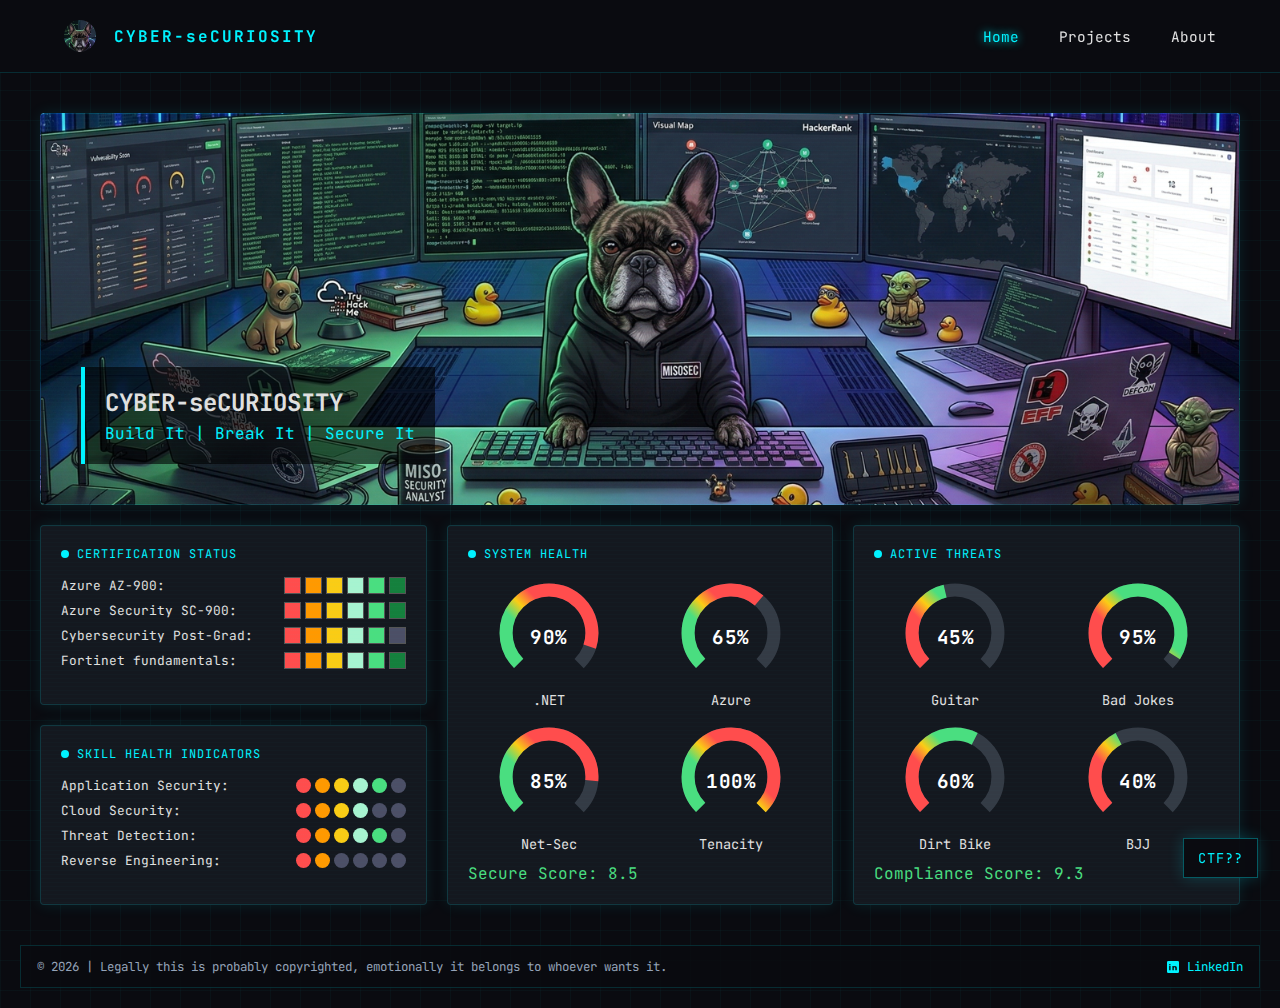
<file: components.html>
<!DOCTYPE html>
<html lang="en">
<head>
    <meta charset="UTF-8">
    <title>CYBER-seCURIOSITY</title>
    <link rel="icon" type="image/x-icon" href="images/miso_ciso.ico">
    <link rel="stylesheet" href="style.css">
</head>
<body>
    <svg class="svg-defs" aria-hidden="true" focusable="false">
        <defs>
            <linearGradient id="socGaugeGradientSystem" x1="0%" y1="0%" x2="100%" y2="0%">
                <stop offset="0%" stop-color="#ff4d4d"></stop>
                <stop offset="32%" stop-color="#ff4d4d"></stop>
                <stop offset="50%" stop-color="#facc15"></stop>
                <stop offset="68%" stop-color="#4ade80"></stop>
                <stop offset="100%" stop-color="#4ade80"></stop>
            </linearGradient>
            <linearGradient id="socGaugeGradientThreat" x1="0%" y1="0%" x2="100%" y2="0%">
                <stop offset="0%" stop-color="#4ade80"></stop>
                <stop offset="32%" stop-color="#4ade80"></stop>
                <stop offset="50%" stop-color="#facc15"></stop>
                <stop offset="68%" stop-color="#ff4d4d"></stop>
                <stop offset="100%" stop-color="#ff4d4d"></stop>
            </linearGradient>
        </defs>
    </svg>

    <header>
        <div class="logo">
            <img src="images/miso-square-web.png" alt="Logo" class="logo-img">
            CYBER-seCURIOSITY
        </div>
        <nav>
            <a href="components.html" class="active">Home</a>
            <a href="projects.html">Projects</a>
            <a href="about.html">About</a>
        </nav>
    </header>

    <div class="container dashboard-grid">
        <div class="card hero-card">
            <div class="hero-overlay">
                <h2 class="hero-title">CYBER-seCURIOSITY</h2>
                <p class="hero-subtitle">Build It | Break It | Secure It</p>
            </div>
        </div>
        <div class="sidebar-stack">
            <div class="card panel-card">
                <div class="card-title">Certification Status</div>
                <div class="compact-body">
                    <div class="health-bar-container">
                        <span>Azure AZ-900:</span>
                        <div class="health-bar">
                            <span class="health-bar-square red"></span>
                            <span class="health-bar-square orange"></span>
                            <span class="health-bar-square yellow"></span>
                            <span class="health-bar-square lightgreen"></span>
                            <span class="health-bar-square green"></span>
                            <span class="health-bar-square darkgreen"></span>
                        </div>
                    </div>
                    <div class="health-bar-container">
                        <span>Azure Security SC-900:</span>
                        <div class="health-bar">
                            <span class="health-bar-square red"></span>
                            <span class="health-bar-square orange"></span>
                            <span class="health-bar-square yellow"></span>
                            <span class="health-bar-square lightgreen"></span>
                            <span class="health-bar-square green"></span>
                            <span class="health-bar-square darkgreen"></span>
                        </div>
                    </div>
                    <div class="health-bar-container">
                        <span>Cybersecurity Post-Grad:</span>
                        <div class="health-bar">
                            <span class="health-bar-square red"></span>
                            <span class="health-bar-square orange"></span>
                            <span class="health-bar-square yellow"></span>
                            <span class="health-bar-square lightgreen"></span>
                            <span class="health-bar-square green flashing"></span>
                            <span class="health-bar-square off"></span>
                        </div>
                    </div>
                    <div class="health-bar-container">
                        <span>Fortinet fundamentals:</span>
                        <div class="health-bar">
                            <span class="health-bar-square red"></span>
                            <span class="health-bar-square orange"></span>
                            <span class="health-bar-square yellow"></span>
                            <span class="health-bar-square lightgreen"></span>
                            <span class="health-bar-square green"></span>
                            <span class="health-bar-square darkgreen"></span>
                        </div>
                    </div>
                </div>
            </div>
            <div class="card panel-card">
                <div class="card-title">Skill Health Indicators</div>
                <div class="compact-body">
                    <div class="health-bar-container">
                        <span>Application Security:</span>
                        <div class="health-bar">
                            <span class="health-bar-circle red"></span>
                            <span class="health-bar-circle orange"></span>
                            <span class="health-bar-circle yellow"></span>
                            <span class="health-bar-circle lightgreen"></span>
                            <span class="health-bar-circle green flashing"></span>
                            <span class="health-bar-circle"></span>
                        </div>
                    </div>
                    <div class="health-bar-container">
                        <span>Cloud Security:</span>
                        <div class="health-bar">
                            <span class="health-bar-circle red"></span>
                            <span class="health-bar-circle orange"></span>
                            <span class="health-bar-circle yellow"></span>
                            <span class="health-bar-circle lightgreen flashing"></span>
                            <span class="health-bar-circle"></span>
                            <span class="health-bar-circle"></span>
                        </div>
                    </div>
                    <div class="health-bar-container">
                        <span>Threat Detection:</span>
                        <div class="health-bar">
                            <span class="health-bar-circle red"></span>
                            <span class="health-bar-circle orange"></span>
                            <span class="health-bar-circle yellow"></span>
                            <span class="health-bar-circle lightgreen"></span>
                            <span class="health-bar-circle green flashing"></span>
                            <span class="health-bar-circle"></span>
                        </div>
                    </div>
                    <div class="health-bar-container">
                        <span>Reverse Engineering:</span>
                        <div class="health-bar">
                            <span class="health-bar-circle red"></span>
                            <span class="health-bar-circle orange flashing"></span>
                            <span class="health-bar-circle"></span>
                            <span class="health-bar-circle"></span>
                            <span class="health-bar-circle"></span>
                            <span class="health-bar-circle"></span>
                        </div>
                    </div>
                </div>
            </div>
        </div>

        <div class="card panel-card system-health-card">
            <div class="card-title">System Health</div>
            <div class="soc-gauge-grid">
                <div class="soc-gauge" data-value="90">
                    <svg class="soc-gauge-svg" viewBox="0 0 120 120" aria-hidden="true">
                        <circle class="soc-gauge-track" cx="60" cy="60" r="46"></circle>
                        <circle class="soc-gauge-arc" cx="60" cy="60" r="46"></circle>
                    </svg>
                    <span class="soc-gauge-value">90%</span>
                    <span class="soc-gauge-label">.NET</span>
                </div>
                <div class="soc-gauge" data-value="65">
                    <svg class="soc-gauge-svg" viewBox="0 0 120 120" aria-hidden="true">
                        <circle class="soc-gauge-track" cx="60" cy="60" r="46"></circle>
                        <circle class="soc-gauge-arc" cx="60" cy="60" r="46"></circle>
                    </svg>
                    <span class="soc-gauge-value">65%</span>
                    <span class="soc-gauge-label">Azure</span>
                </div>
                <div class="soc-gauge" data-value="85">
                    <svg class="soc-gauge-svg" viewBox="0 0 120 120" aria-hidden="true">
                        <circle class="soc-gauge-track" cx="60" cy="60" r="46"></circle>
                        <circle class="soc-gauge-arc" cx="60" cy="60" r="46"></circle>
                    </svg>
                    <span class="soc-gauge-value">85%</span>
                    <span class="soc-gauge-label">Net-Sec</span>
                </div>
                <div class="soc-gauge" data-value="100">
                    <svg class="soc-gauge-svg" viewBox="0 0 120 120" aria-hidden="true">
                        <circle class="soc-gauge-track" cx="60" cy="60" r="46"></circle>
                        <circle class="soc-gauge-arc" cx="60" cy="60" r="46"></circle>
                    </svg>
                    <span class="soc-gauge-value">100%</span>
                    <span class="soc-gauge-label">Tenacity</span>
                </div>
            </div>
            <p class="score-line">Secure Score: 8.5</p>
        </div>

        <div class="card panel-card active-threats-card">
            <div class="card-title">Active Threats</div>
            <div class="soc-gauge-grid">
                <div class="soc-gauge" data-value="45">
                    <svg class="soc-gauge-svg" viewBox="0 0 120 120" aria-hidden="true">
                        <circle class="soc-gauge-track" cx="60" cy="60" r="46"></circle>
                        <circle class="soc-gauge-arc" cx="60" cy="60" r="46"></circle>
                    </svg>
                    <span class="soc-gauge-value">45%</span>
                    <span class="soc-gauge-label">Guitar</span>
                </div>
                <div class="soc-gauge" data-value="95">
                    <svg class="soc-gauge-svg" viewBox="0 0 120 120" aria-hidden="true">
                        <circle class="soc-gauge-track" cx="60" cy="60" r="46"></circle>
                        <circle class="soc-gauge-arc" cx="60" cy="60" r="46"></circle>
                    </svg>
                    <span class="soc-gauge-value">95%</span>
                    <span class="soc-gauge-label">Bad Jokes</span>
                </div>
                <div class="soc-gauge" data-value="60">
                    <svg class="soc-gauge-svg" viewBox="0 0 120 120" aria-hidden="true">
                        <circle class="soc-gauge-track" cx="60" cy="60" r="46"></circle>
                        <circle class="soc-gauge-arc" cx="60" cy="60" r="46"></circle>
                    </svg>
                    <span class="soc-gauge-value">60%</span>
                    <span class="soc-gauge-label">Dirt Bike</span>
                </div>
                <div class="soc-gauge" data-value="40">
                    <svg class="soc-gauge-svg" viewBox="0 0 120 120" aria-hidden="true">
                        <circle class="soc-gauge-track" cx="60" cy="60" r="46"></circle>
                        <circle class="soc-gauge-arc" cx="60" cy="60" r="46"></circle>
                    </svg>
                    <span class="soc-gauge-value">40%</span>
                    <span class="soc-gauge-label">BJJ</span>
                </div>
            </div>
            <p class="score-line">Compliance Score: 9.3</p>
        </div>
    </div>

    <footer class="site-footer">
        <p class="footer-note">© 2026 | Legally this is probably copyrighted, emotionally it belongs to whoever wants it.</p>
        <a class="social-link" href="https://www.linkedin.com/in/paul-cyber/" target="_blank" rel="noopener noreferrer" aria-label="LinkedIn profile">
            <svg viewBox="0 0 24 24" aria-hidden="true" focusable="false">
                <path d="M19 3A2 2 0 0 1 21 5V19A2 2 0 0 1 19 21H5A2 2 0 0 1 3 19V5A2 2 0 0 1 5 3H19M8.34 17V10.67H6.26V17H8.34M7.3 9.79A1.2 1.2 0 1 0 7.3 7.39A1.2 1.2 0 0 0 7.3 9.79M17.74 17V13.56C17.74 11.73 16.76 10.46 14.87 10.46C13.96 10.46 13.35 10.96 13.1 11.44V10.67H11.11V17H13.2V13.86C13.2 13.03 13.36 12.23 14.39 12.23C15.41 12.23 15.43 13.18 15.43 13.91V17H17.74Z" />
            </svg>
            LinkedIn
        </a>
    </footer>

    <div class="ctf-toast" id="ctfToast">Challenge unlocked: redirecting to hidden lab...</div>
    <div class="ctf-hint-overlay" id="ctfHintOverlay">CTF??</div>

    <script>
        (() => {
            const ARC_RATIO = 0.75;
            const CIRCLE_RADIUS = 46;
            const CIRCUMFERENCE = 2 * Math.PI * CIRCLE_RADIUS;
            const ARC_LENGTH = CIRCUMFERENCE * ARC_RATIO;

            document.querySelectorAll('.soc-gauge').forEach((gauge) => {
                const value = Number(gauge.dataset.value || 0);
                const normalized = Math.max(0, Math.min(100, value));
                const arc = gauge.querySelector('.soc-gauge-arc');
                const valueText = gauge.querySelector('.soc-gauge-value');

                if (arc) {
                    arc.style.strokeDasharray = `${ARC_LENGTH} ${CIRCUMFERENCE}`;
                    arc.style.strokeDashoffset = `${ARC_LENGTH * (1 - normalized / 100)}`;
                }

                if (valueText) {
                    valueText.textContent = `${normalized}%`;
                }
            });

            const toast = document.getElementById('ctfToast');
            const hintOverlay = document.getElementById('ctfHintOverlay');
            const logo = document.querySelector('.logo');
            let sequence = '';
            let clickCount = 0;
            let clickTimer;

            if (hintOverlay) {
                setTimeout(() => {
                    hintOverlay.classList.add('show');
                }, 140);

                setTimeout(() => {
                    hintOverlay.classList.remove('show');
                    hintOverlay.classList.add('hide');
                }, 3000);

                setTimeout(() => {
                    hintOverlay.remove();
                }, 3400);
            }

            const triggerSecret = () => {
                if (toast) {
                    toast.classList.add('show');
                }

                setTimeout(() => {
                    window.location.href = 'threat-lab.html';
                }, 900);
            };

            document.addEventListener('keydown', (event) => {
                sequence = (sequence + event.key.toLowerCase()).slice(-3);

                if (sequence === 'ctf') {
                    triggerSecret();
                    sequence = '';
                }
            });

            if (logo) {
                logo.addEventListener('click', () => {
                    clearTimeout(clickTimer);
                    clickCount += 1;

                    if (clickCount >= 5) {
                        triggerSecret();
                        clickCount = 0;
                        return;
                    }

                    clickTimer = setTimeout(() => {
                        clickCount = 0;
                    }, 1400);
                });
            }
        })();
    </script>
</body>
</html>
</file>
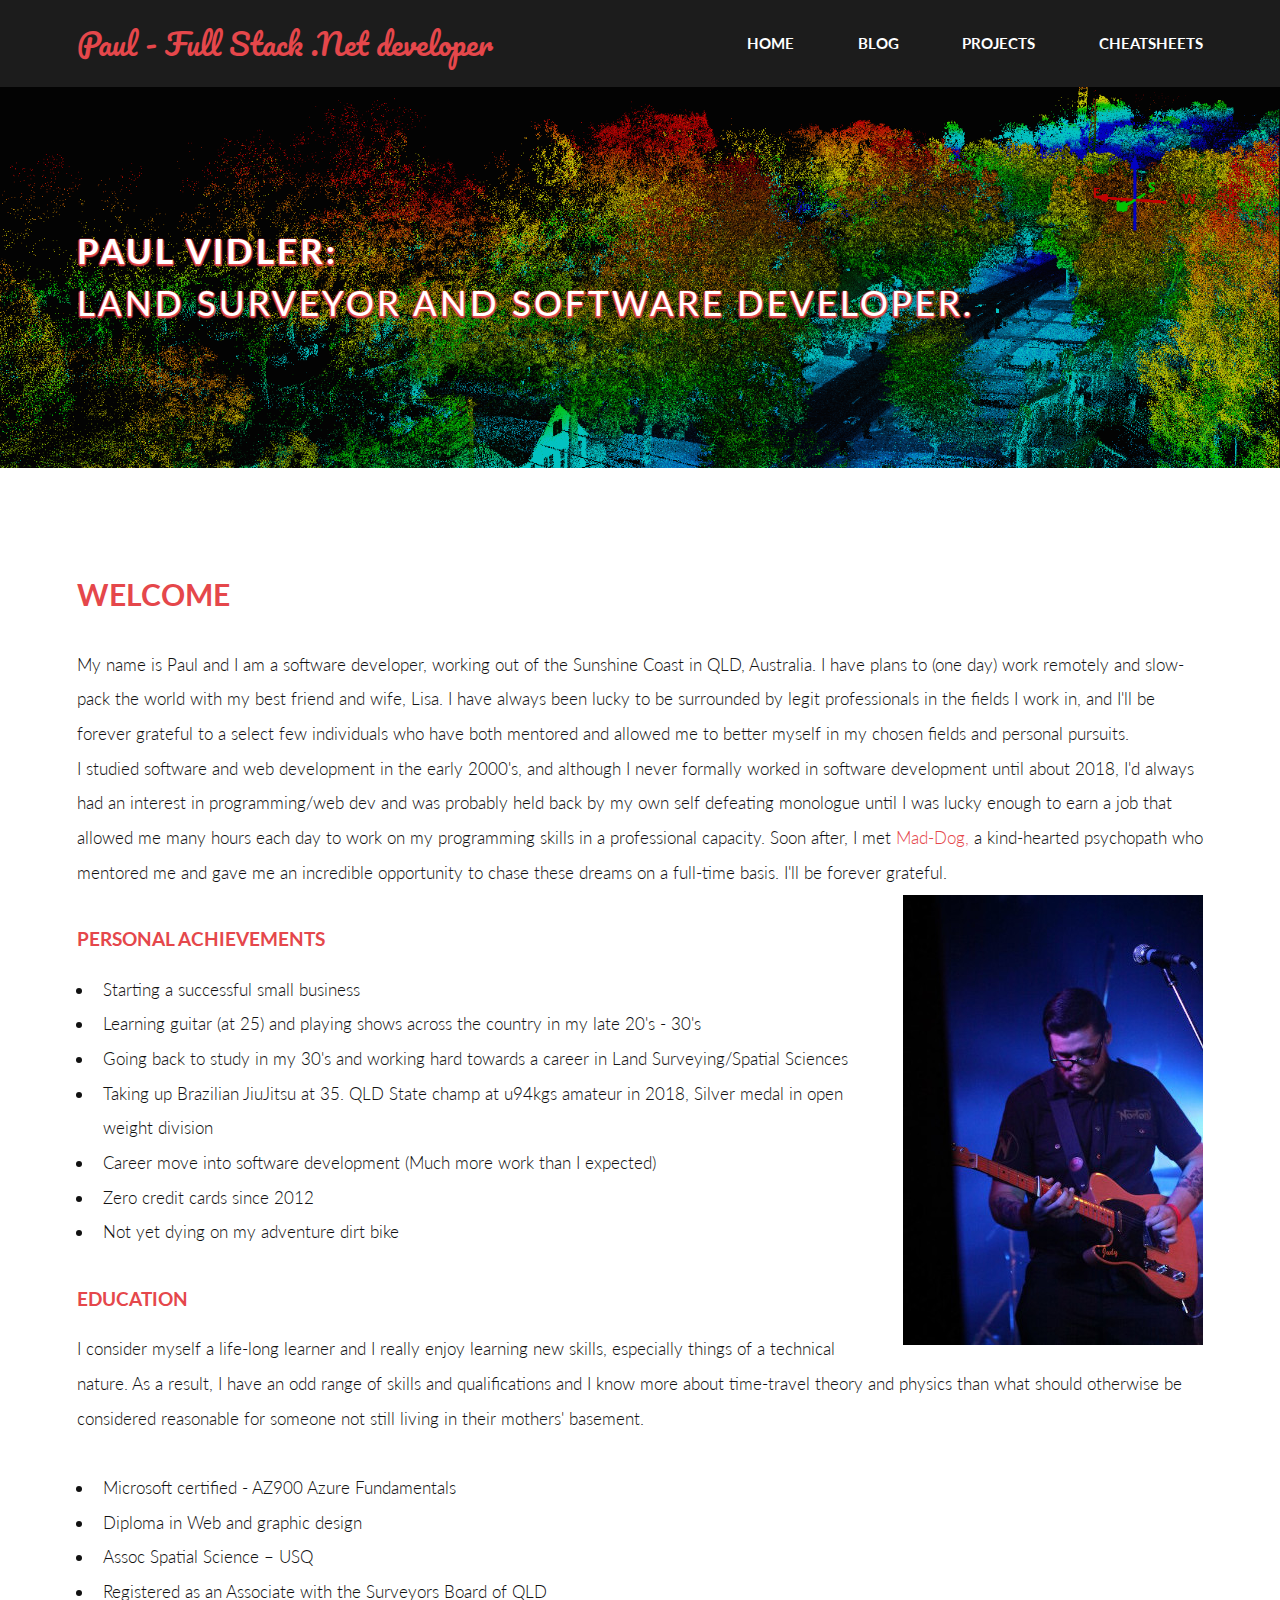
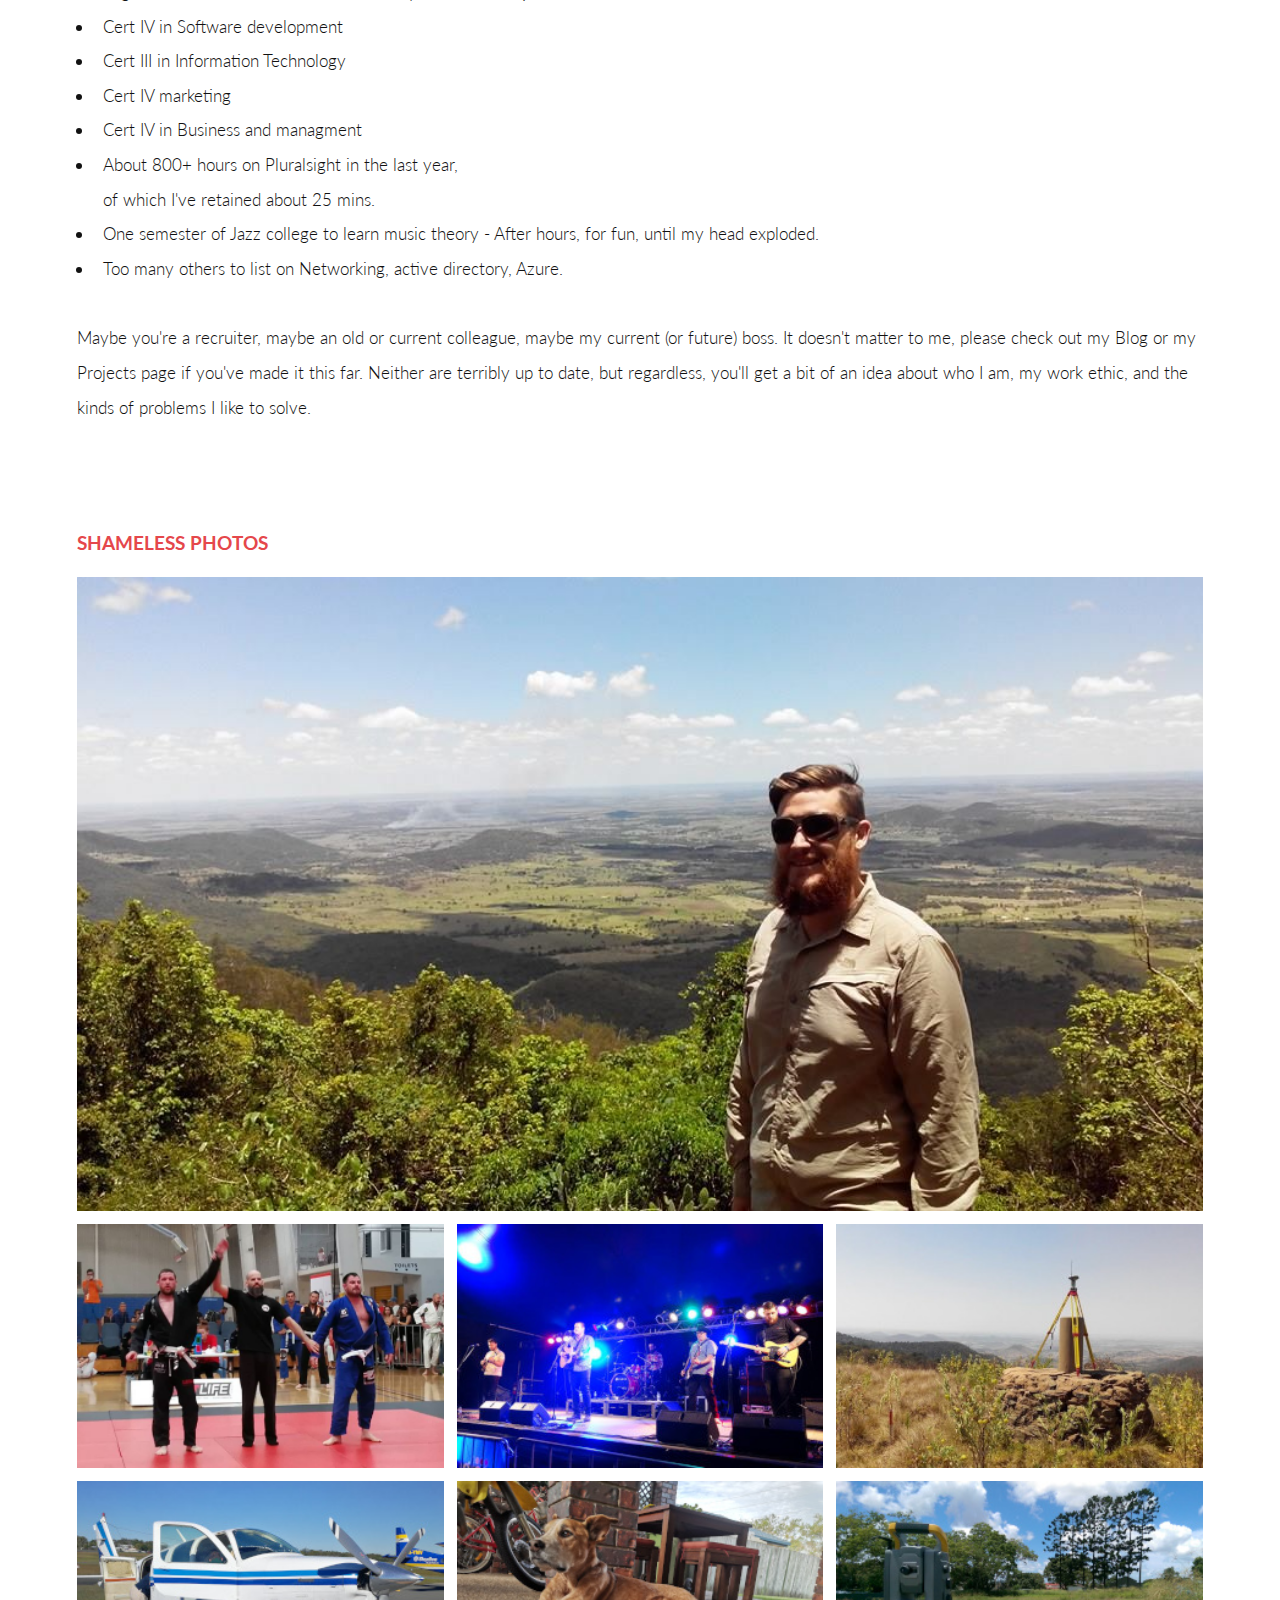
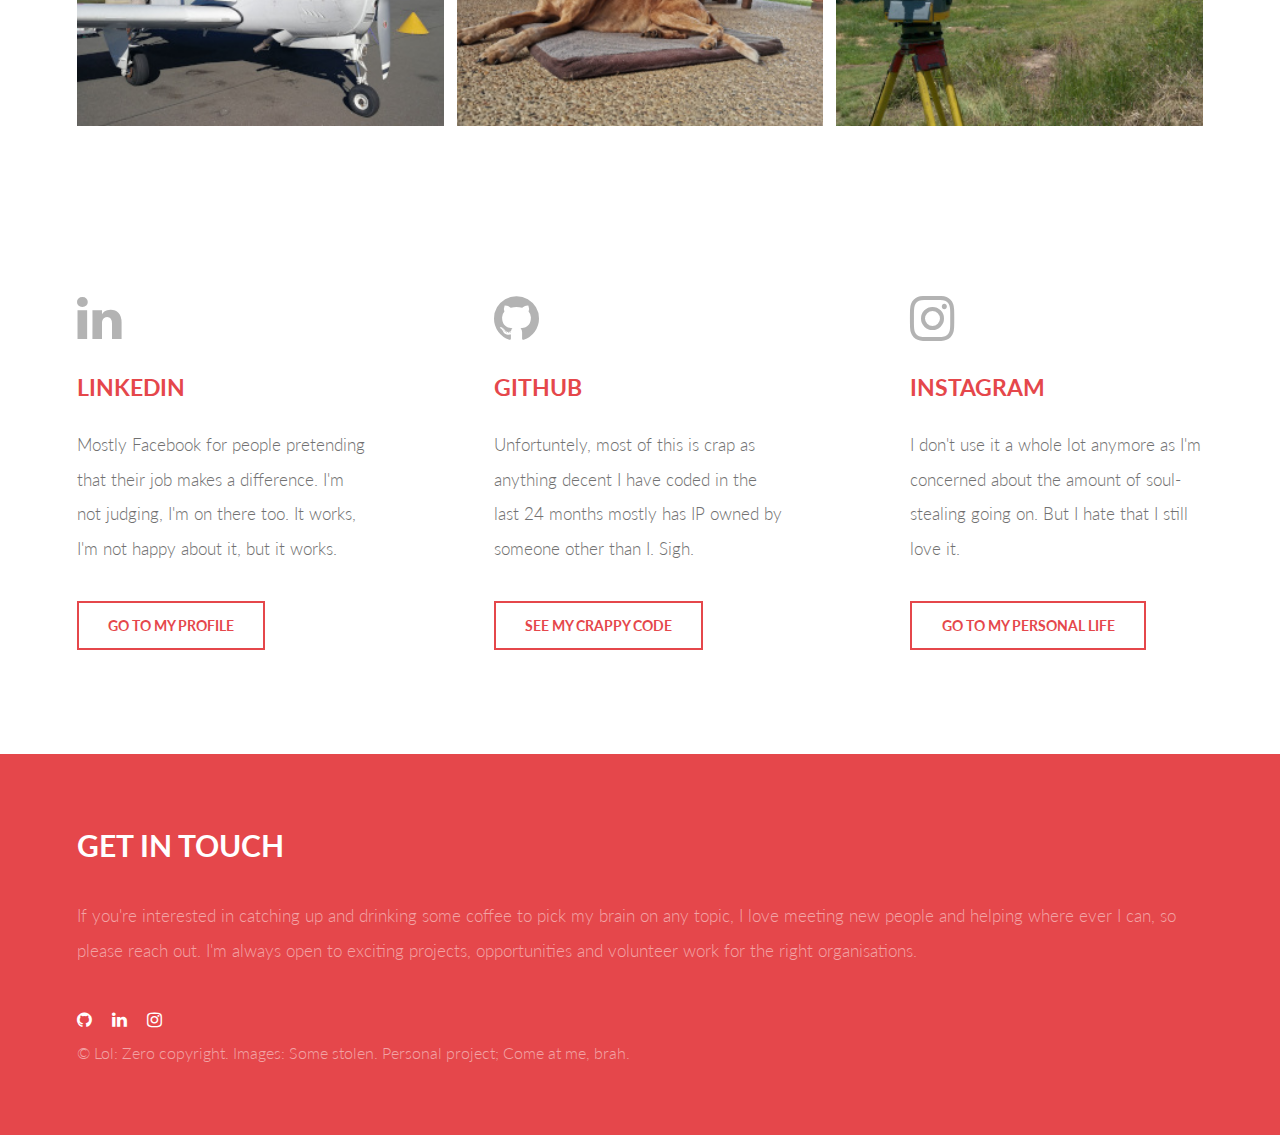
<file: index2.html>
<!DOCTYPE HTML>

<html>

<head>
	<title>Paul - >NET Developer</title>
	<meta charset="utf-8" />
	<meta name="viewport" content="width=device-width, initial-scale=1, user-scalable=no" />
	<link rel="stylesheet" href="assets/css/main.css" />
</head>

<body>

	<!-- Header -->
	<header id="header">
		<div class="inner">
			<a href="index.html" class="logo">Paul - Full Stack .Net developer</a>
			<nav id="nav">
				<a href="index.html">Home</a>
				<a href="bloglist.html">Blog</a>
				<a href="Projects.html">Projects</a>
				<a href="cheatsheets.html">Cheatsheets</a>
			</nav>
		</div>
	</header>
	<a href="#menu" class="navPanelToggle"><span class="fa fa-bars"></span></a>

	<!-- Banner -->
	<section id="banner">
		<div class="inner">
			<h1 class="shadowOutline">Paul Vidler: <br><span>Land surveyor and Software developer.</span></h1>
		</div>
	</section>

	<!-- One -->
	<section id="one">
		<div class="inner">
			<header>
				<h2>Welcome</h2>
			</header>
			My name is Paul and I am a software developer, working out of the Sunshine Coast in QLD, Australia. I have plans to (one day) work remotely and slow-pack the world with my
			best friend and wife, Lisa. I have always been lucky to be surrounded by legit professionals in the fields I work in, and I'll be forever grateful
			to a select few individuals who have both mentored and allowed me to better myself in my chosen fields and personal pursuits.

			<p>I studied software and web development in the early 2000's, and although I never formally worked in software development until about 2018, I'd always had an interest
				in programming/web dev and was probably held back by my own self defeating monologue until I was lucky enough to earn a job that allowed me many hours each day to
				work on my programming skills in a professional capacity. Soon after, I met <a href="./mentors.html">Mad-Dog,</a> a kind-hearted psychopath
				who mentored me and gave me an incredible opportunity to chase these dreams on a full-time basis. I'll be forever grateful.<span class="image right"><img src="images/Goldminers-small.jpg" alt="My first Android app" /></span>
			</p>
			<p>
			<h4>Personal achievements</h4>
			<ul>
				<li>Starting a successful small business</li>
				<li>Learning guitar (at 25) and playing shows across the country in my late 20's - 30's</li>
				<li>Going back to study in my 30's and working hard towards a career in Land Surveying/Spatial Sciences</li>
				<li>Taking up Brazilian JiuJitsu at 35. QLD State champ at u94kgs amateur in 2018, Silver medal in open weight division</li>
				<li>Career move into software development (Much more work than I expected)</li>
				<li>Zero credit cards since 2012</li>
				<li>Not yet dying on my adventure dirt bike</li>
			</ul>
			</p>

			<p>
			<h4>Education</h4>
			<p>I consider myself a life-long learner and I really enjoy learning new skills, especially things of a technical nature.
				As a result, I have an odd range of skills and qualifications and I know more about time-travel theory and physics than
				what should otherwise be considered reasonable for someone not still living in their mothers' basement.</p>
			<ul>
				<li>Microsoft certified - AZ900 Azure Fundamentals</li>
				<li>Diploma in Web and graphic design</li>
				<li>Assoc Spatial Science – USQ</li>
				<li>Registered as an Associate with the Surveyors Board of QLD</li>
				<li>Cert IV in Software development</li>
				<li>Cert III in Information Technology</li>
				<li>Cert IV marketing</li>
				<li>Cert IV in Business and managment</li>
				<li>About 800+ hours on Pluralsight in the last year,<br>of which I've retained about 25 mins.</li>
				<li>One semester of Jazz college to learn music theory - After hours, for fun, until my head exploded.</li>
				<li>Too many others to list on Networking, active directory, Azure.</li>
			</ul>
			</p>

			<p>
				Maybe you're a recruiter, maybe an old or current colleague, maybe my current (or future) boss. It doesn't matter to me,
				please check out my Blog or my Projects page if you've made it this far.
				Neither are terribly up to date, but regardless, you'll get a bit of an idea about who I am, my work ethic, and the kinds of problems I like to solve.<br />
			</p>

		</div>
	</section>
	<section>

		<div class="inner">
			<h4>Shameless photos</h4>
			<div class="box alt">
				<div class="row 50% uniform">
					<div class="12u$"><span class="image fit"><img src="images/mtBunyaSurvey.jpg" alt="Surveying on top of Mt Bunya" /></span></div>
					<div class="4u"><span class="image fit"><img src="images/BJJ.png" alt="Winner winner, chicken dinner!" /></span></div>
					<div class="4u"><span class="image fit"><img src="images/GympieMuster-small.jpg" alt="Rockin' the Gympie Muster" /></span></div>
					<div class="4u$"><span class="image fit"><img src="images/MtBunyaSurvey-small.jpg" alt="Mt Bunya. RTK base station" /></span></div>
					<div class="4u"><span class="image fit"><img src="images/LiDAR-FixedWing.jpg" alt="LiDAR Aircraft - Test flying repair sensor" /></span></div>
					<div class="4u"><span class="image fit"><img src="images/Duds-RIPbuddy.jpg" alt="RIP World's best good boy" /></span></div>
					<div class="4u$"><span class="image fit"><img src="images/totalStation-small.jpg" alt="More Survey - Gold Coast hinterland, I think" /></span></div>
				</div>
			</div>
		</div>
	</section>

	<!-- Three -->
	<section id="three">
		<div class="inner">
			<article>
				<div class="content">
					<span class="icon fa-linkedin"></span>
					<header>
						<h3>LinkedIn</h3>
					</header>
					<p>Mostly Facebook for people pretending that their job makes a difference. I'm not judging, I'm on there too. It works, I'm not happy about it, but it works.</p>
					<p>
					<ul class="actions">
						<li><a href="https://www.linkedin.com/in/paulvidler/" class="button alt">Go to my profile</a></li>
					</ul>
					</p>
				</div>
			</article>
			<article>
				<div class="content">
					<span class="icon fa-github"></span>
					<header>
						<h3>GitHub</h3>
					</header>
					<p>Unfortuntely, most of this is crap as anything decent I have coded in the last 24 months mostly has IP owned by someone other than I. Sigh.</p>
					<p>
					<ul class="actions">
						<li><a href="https://github.com/PaulVidler" class="button alt">See my crappy code</a></li>
					</ul>
					</p>
				</div>
			</article>
			<article>
				<div class="content">
					<span class="icon fa-instagram"></span>
					<header>
						<h3>Instagram</h3>
					</header>
					<p>I don't use it a whole lot anymore as I'm concerned about the amount of soul-stealing going on. But I hate that I still love it.</p>
					<p>
					<ul class="actions">
						<li><a href="https://www.instagram.com/surveyor_australia/" class="button alt">Go to my personal life</a></li>
					</ul>
					</p>
				</div>
			</article>
		</div>
	</section>

	<!-- Footer -->
	<section id="footer">
		<div class="inner">

			<h2>Get in Touch</h2>
			<p>
				If you're interested in catching up and drinking some coffee to pick my brain on any topic, I love meeting new people and helping where ever I can, so please reach out.
				I'm always open to exciting projects, opportunities and volunteer work for the right organisations.</p>

			<a href="https://github.com/PaulVidler" class="icon fa-github" />&nbsp &nbsp</a>
			<a href="https://www.linkedin.com/in/paulvidler/" class="icon fa-linkedin" />&nbsp &nbsp</a>
			<a href="https://www.instagram.com/surveyor_australia/" class="icon fa-instagram" />&nbsp &nbsp</a>

			<div class="copyright">
				&copy; Lol: Zero copyright. Images: Some stolen. Personal project; Come at me, brah.</a>
			</div>
		</div>
	</section>

	<!-- Scripts -->
	<script src="assets/js/jquery.min.js"></script>
	<script src="assets/js/skel.min.js"></script>
	<script src="assets/js/util.js"></script>
	<script src="assets/js/main.js"></script>

</body>

</html>
</file>
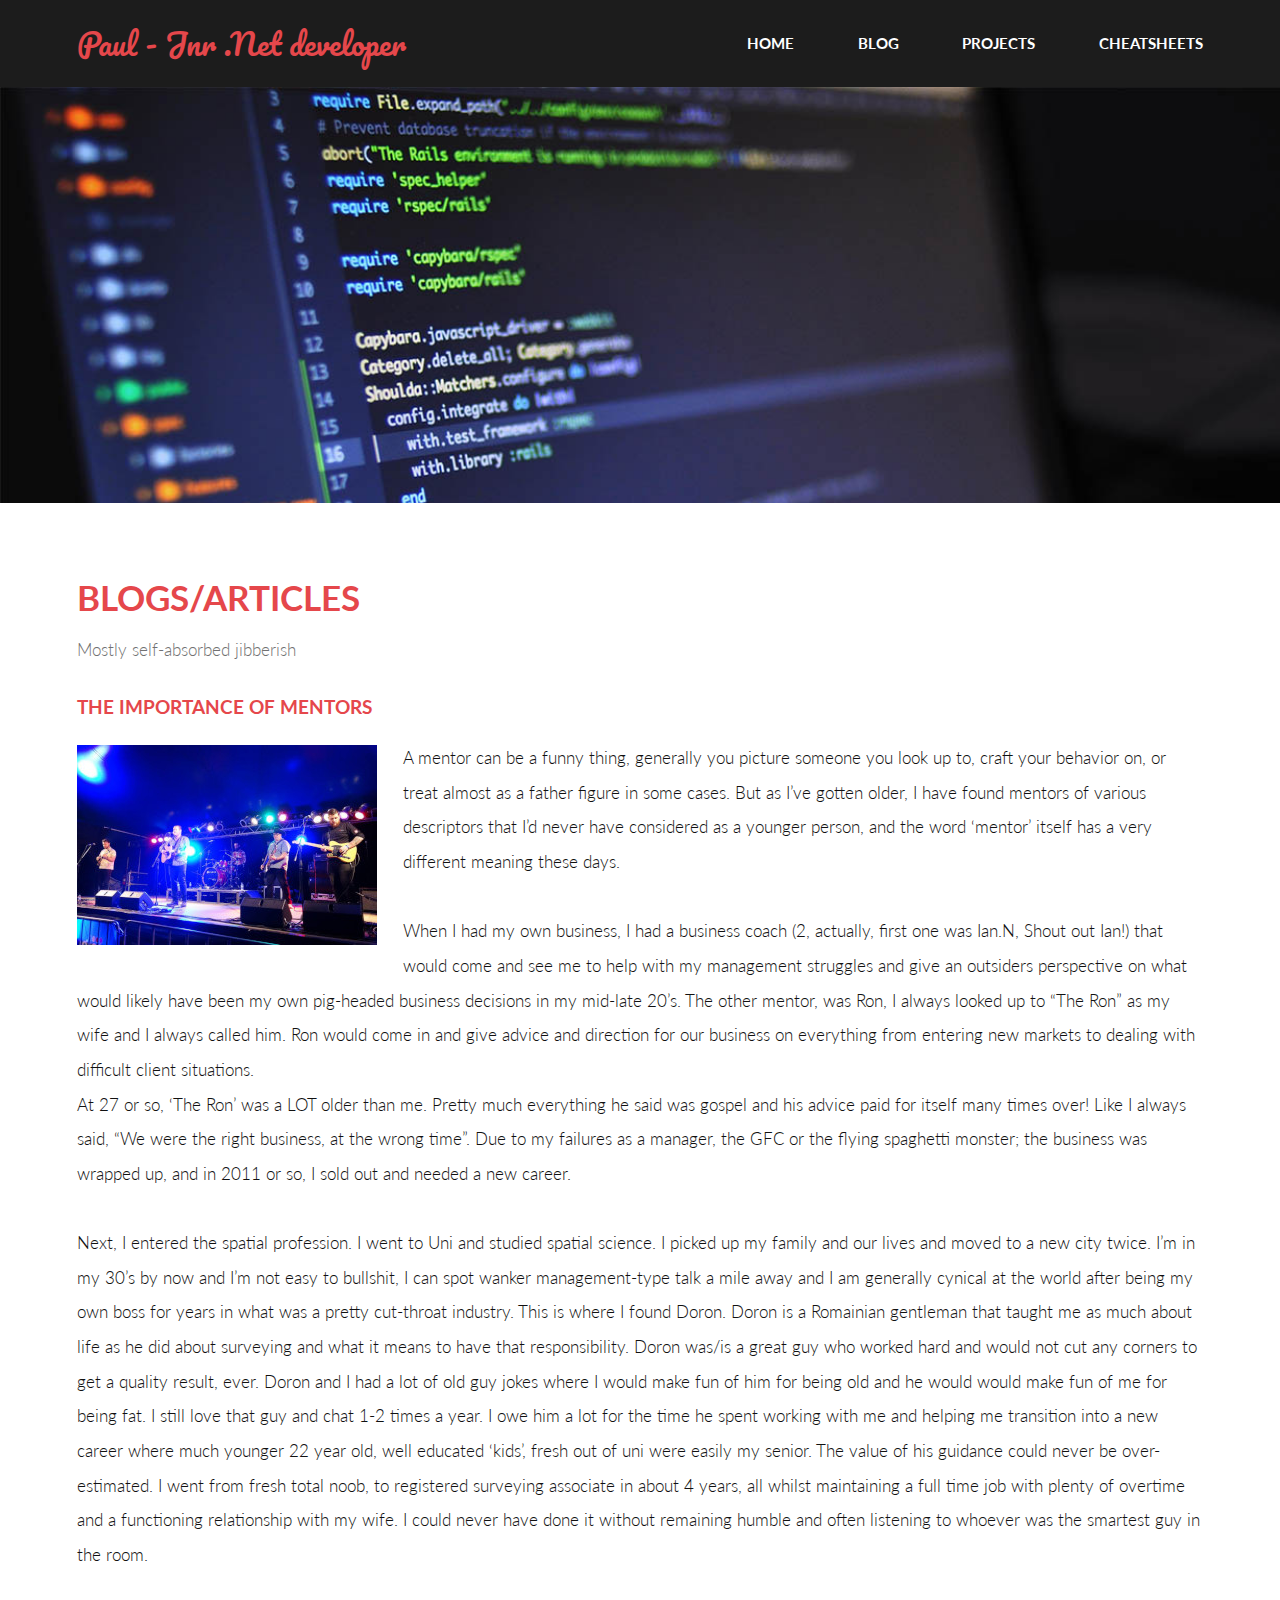
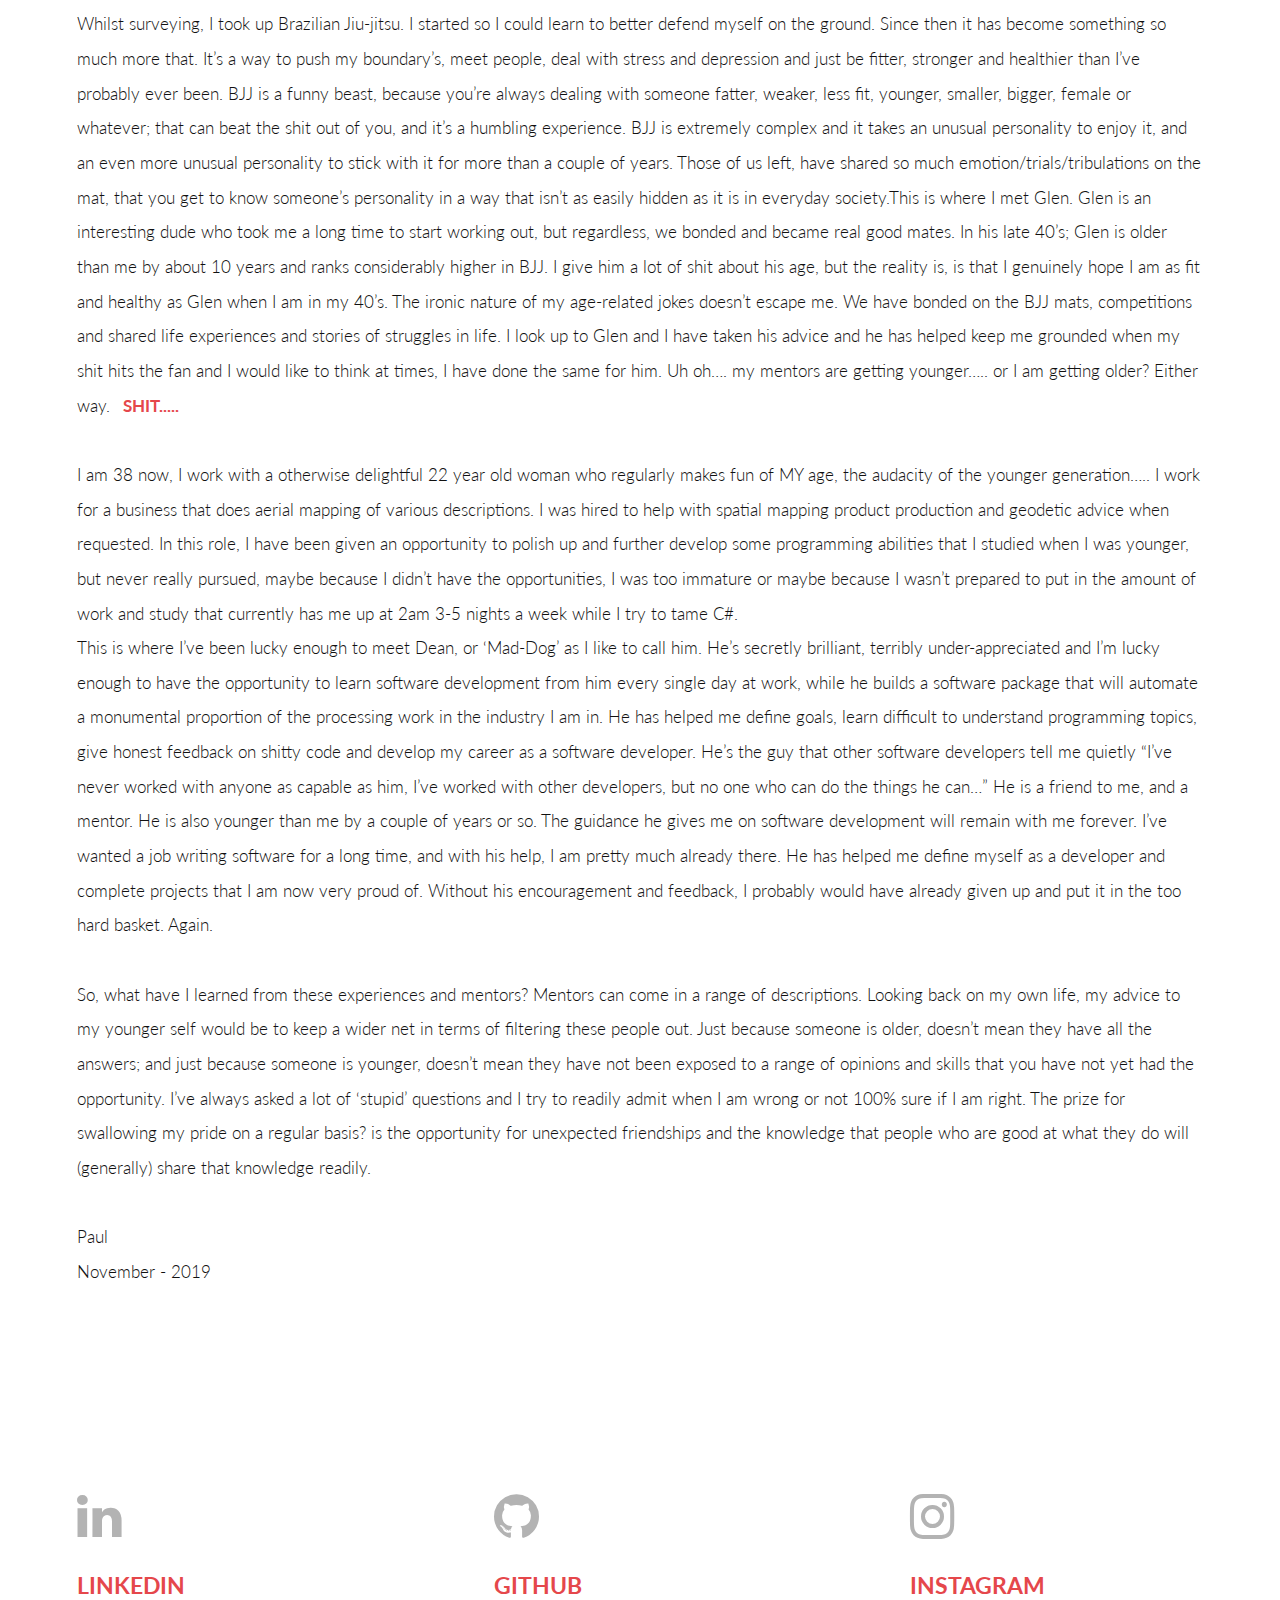
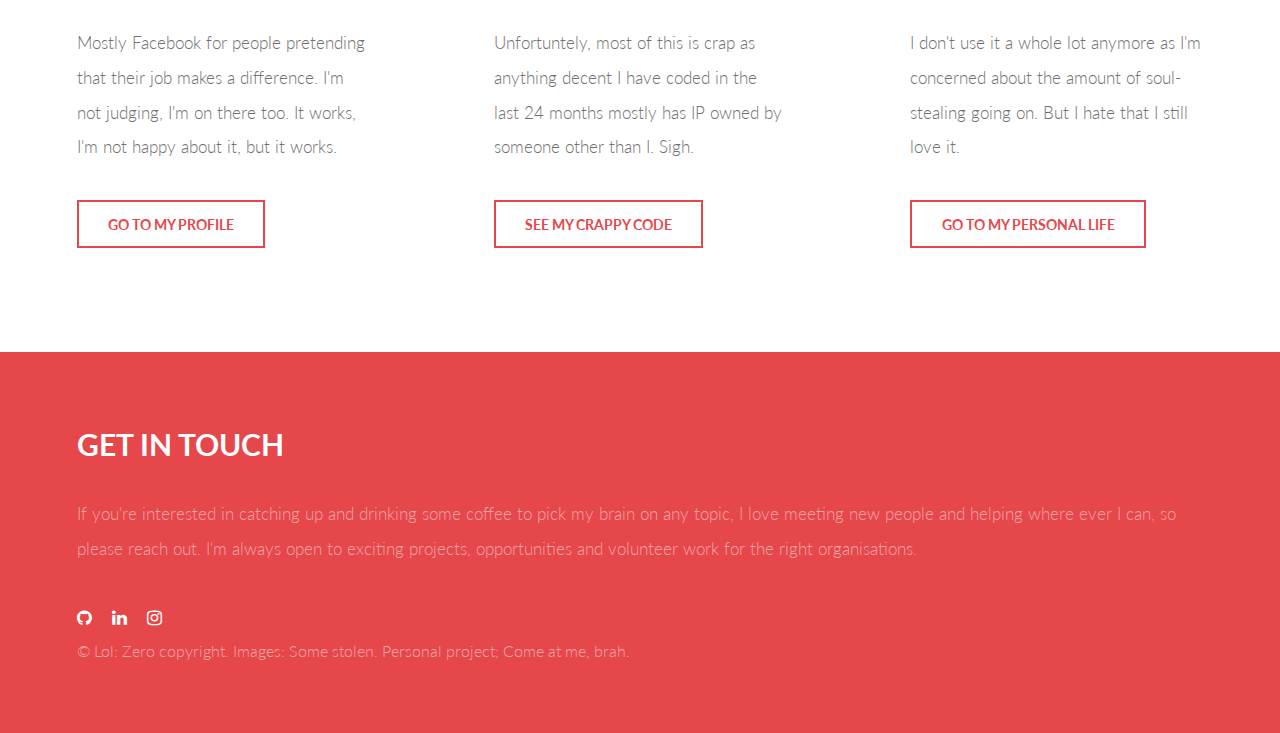
<file: mentors.html>
<!DOCTYPE HTML>

<html>

<head>
  <title>Paul - >NET Developer</title>
  <meta charset="utf-8" />
  <meta name="viewport" content="width=device-width, initial-scale=1, user-scalable=no" />
  <link rel="stylesheet" href="assets/css/main.css" />
</head>

<body>

  <!-- Header -->
  <header id="header">
    <div class="inner">
      <a href="index.html" class="logo">Paul - Jnr .Net developer</a>
      <nav id="nav">
        <a href="index.html">Home</a>
        <a href="bloglist.html">Blog</a>
        <a href="Projects.html">Projects</a>
        <a href="cheatsheets.html">Cheatsheets</a>
      </nav>
    </div>
  </header>
  <a href="#menu" class="navPanelToggle"><span class="fa fa-bars"></span></a>
  <!-- Banner -->
  <section id="banner2">

  </section>

  <!-- One -->
  <section id="main">
    <div class="inner">
      <header class="major special">
        <h1>Blogs/Articles</h1>
        <p>Mostly self-absorbed jibberish</p>
      </header>
      <h4>The importance of mentors</h4>
      <p><span class="image left"><img src="images/GympieMuster-small.jpg" alt="Gympie Muster" /></span>A mentor can be a funny thing, generally
        you picture someone you look up to, craft your behavior on, or treat almost as a father figure in some cases. But as I’ve gotten older, I have found mentors
        of various descriptors that I’d never have considered as a younger person, and the word ‘mentor’ itself has a very different meaning these days.</p>

      <p>When I had my own business, I had a business coach (2, actually, first one was Ian.N, Shout out Ian!) that would come and see me to help with my management struggles and give an outsiders perspective on what would likely have been my own
        pig-headed business decisions in my mid-late 20’s. The other mentor, was Ron, I always looked up to “The Ron” as my wife and I always called him. Ron would come in and give advice and direction for our business on everything from entering new
        markets to dealing with difficult client situations.<br />
        At 27 or so, ‘The Ron’ was a LOT older than me. Pretty much everything he said was gospel and his advice paid for itself many times over! Like I always said,
        “We were the right business, at the wrong time”. Due to my failures as a manager, the GFC or the flying spaghetti monster; the business was wrapped up,
        and in 2011 or so, I sold out and needed a new career.</p>

      <p>Next, I entered the spatial profession. I went to Uni and studied spatial science. I picked up my family and our lives and moved to a new city twice.
        I’m in my 30’s by now and I’m not easy to bullshit, I can spot wanker management-type talk a mile away and I am generally cynical at the world after being my
        own boss for years in what was a pretty cut-throat industry. This is where I found Doron. Doron is a Romainian gentleman that taught me as much about life as he did
        about surveying and what it means to have that responsibility. Doron was/is a great guy who worked hard and would not cut any corners to get a quality result, ever.
        Doron and I had a lot of old guy jokes where I would make fun of him for being old and he would would make fun of me for being fat. I still love that guy and
        chat 1-2 times a year. I owe him a lot for the time he spent working with me and helping me transition into a new career where much younger 22 year old, well
        educated ‘kids’, fresh out of uni were easily my senior. The value of his guidance could never be over-estimated. I went from fresh total noob, to registered
        surveying associate in about 4 years, all whilst maintaining a full time job with plenty of overtime and a functioning relationship with my wife. I could never have
        done it without remaining humble and often listening to whoever was the smartest guy in the room.</p>

      <p>Whilst surveying, I took up Brazilian Jiu-jitsu. I started so I could learn to better defend myself on the ground. Since then it has become something so much more
        that. It’s a way to push my boundary’s, meet people, deal with stress and depression and just be fitter, stronger and healthier than I’ve probably ever been. BJJ
        is a funny beast, because you’re always dealing with someone fatter, weaker, less fit, younger, smaller, bigger, female or whatever; that can beat the shit out of you,
        and it’s a humbling experience. BJJ is extremely complex and it takes an unusual personality to enjoy it, and an even more unusual personality to stick with it for
        more than a couple of years. Those of us left, have shared so much emotion/trials/tribulations on the mat, that you get to know someone’s personality in a way that
        isn’t as easily hidden as it is in everyday society.This is where I met Glen. Glen is an interesting dude who took me a long time to start working out, but regardless,
        we bonded and became real good mates. In his late 40’s; Glen is older than me by about 10 years and ranks considerably higher in BJJ. I give him a lot of shit about
        his age, but the reality is, is that I genuinely hope I am as fit and healthy as Glen when I am in my 40’s. The ironic nature of my age-related jokes doesn’t escape me.
        We have bonded on the BJJ mats, competitions and shared life experiences and stories of struggles in life. I look up to Glen and I have taken his advice and he has helped
        keep me grounded when my shit hits the fan and I would like to think at times, I have done the same for him. Uh oh…. my mentors are getting younger….. or I am getting older?
        Either way.  <b>&nbsp SHIT.....</b></p>


      <p>I am 38 now, I work with a otherwise delightful 22 year old woman who regularly makes fun of MY age, the audacity of the younger generation….. I work for a business
        that does aerial mapping of various descriptions. I was hired to help with spatial mapping product production and geodetic advice when requested. In this role, I have
        been given an opportunity to polish up and further develop some programming abilities that I studied when I was younger, but never really pursued, maybe because I
        didn’t have the opportunities, I was too immature or maybe because I wasn’t prepared to put in the amount of work and study that currently has me up at 2am 3-5 nights
        a week while I try to tame C#.<br>
        This is where I’ve been lucky enough to meet Dean, or ‘Mad-Dog’ as I like to call him. He’s secretly brilliant, terribly under-appreciated and I’m lucky enough to have
        the opportunity to learn software development from him every single day at work, while he builds a software package that will automate a monumental proportion of the
        processing work in the industry I am in. He has helped me define goals, learn difficult to understand programming topics, give honest feedback on shitty code and develop
        my career as a software developer. He’s the guy that other software developers tell me quietly “I’ve never worked with anyone as capable as him, I’ve worked with other
        developers, but no one who can do the things he can…” He is a friend to me, and a mentor. He is also younger than me by a couple of years or so. The guidance he gives
        me on software development will remain with me forever. I’ve wanted a job writing software for a long time, and with his help, I am pretty much already there. He has
        helped me define myself as a developer and complete projects that I am now very proud of. Without his encouragement and feedback, I probably would have already given
        up and put it in the too hard basket. Again.</p>


      <p>So, what have I learned from these experiences and mentors?
        Mentors can come in a range of descriptions. Looking back on my own life, my advice to my younger self would be to keep a wider net in terms of filtering these people out. Just because someone is older, doesn’t mean they have all the answers;
        and just because someone is younger, doesn’t mean they have not been exposed to a range of opinions and skills that you have not yet had the opportunity.
        I’ve always asked a lot of ‘stupid’ questions and I try to readily admit when I am wrong or not 100% sure if I am right. The prize for swallowing my pride on a regular basis? is the opportunity for unexpected friendships and the knowledge
        that people who are good at what they do will (generally) share that knowledge readily.</p>
      <p>Paul<br>
        November - 2019
      </p>
    </div>
  </section>
  <!-- Three -->
  <section id="three">
    <div class="inner">
      <article>
        <div class="content">
          <span class="icon fa-linkedin"></span>
          <header>
            <h3>LinkedIn</h3>
          </header>
          <p>Mostly Facebook for people pretending that their job makes a difference. I'm not judging, I'm on there too. It works, I'm not happy about it, but it works.</p>
          <p>
          <ul class="actions">
            <li><a href="https://www.linkedin.com/in/paulvidler/" class="button alt">Go to my profile</a></li>
          </ul>
          </p>
        </div>
      </article>
      <article>
        <div class="content">
          <span class="icon fa-github"></span>
          <header>
            <h3>GitHub</h3>
          </header>
          <p>Unfortuntely, most of this is crap as anything decent I have coded in the last 24 months mostly has IP owned by someone other than I. Sigh.</p>
          <p>
          <ul class="actions">
            <li><a href="https://github.com/PaulVidler" class="button alt">See my crappy code</a></li>
          </ul>
          </p>
        </div>
      </article>
      <article>
        <div class="content">
          <span class="icon fa-instagram"></span>
          <header>
            <h3>Instagram</h3>
          </header>
          <p>I don't use it a whole lot anymore as I'm concerned about the amount of soul-stealing going on. But I hate that I still love it.</p>
          <p>
          <ul class="actions">
            <li><a href="https://www.instagram.com/surveyor_australia/" class="button alt">Go to my personal life</a></li>
          </ul>
          </p>
        </div>
      </article>
    </div>
  </section>

  <!-- Footer -->
  <section id="footer">
    <div class="inner">

      <h2>Get in Touch</h2>
      <p>
        If you're interested in catching up and drinking some coffee to pick my brain on any topic, I love meeting new people and helping where ever I can, so please reach out.
        I'm always open to exciting projects, opportunities and volunteer work for the right organisations.</p>

      <a href="https://github.com/PaulVidler" class="icon fa-github" />&nbsp &nbsp</a>
      <a href="https://www.linkedin.com/in/paulvidler/" class="icon fa-linkedin" />&nbsp &nbsp</a>
      <a href="https://www.instagram.com/surveyor_australia/" class="icon fa-instagram" />&nbsp &nbsp</a>

      <div class="copyright">
        &copy; Lol: Zero copyright. Images: Some stolen. Personal project; Come at me, brah.</a>
      </div>
    </div>
  </section>

  <!-- Scripts -->
  <script src="assets/js/jquery.min.js"></script>
  <script src="assets/js/skel.min.js"></script>
  <script src="assets/js/util.js"></script>
  <script src="assets/js/main.js"></script>

</body>

</html>
</file>
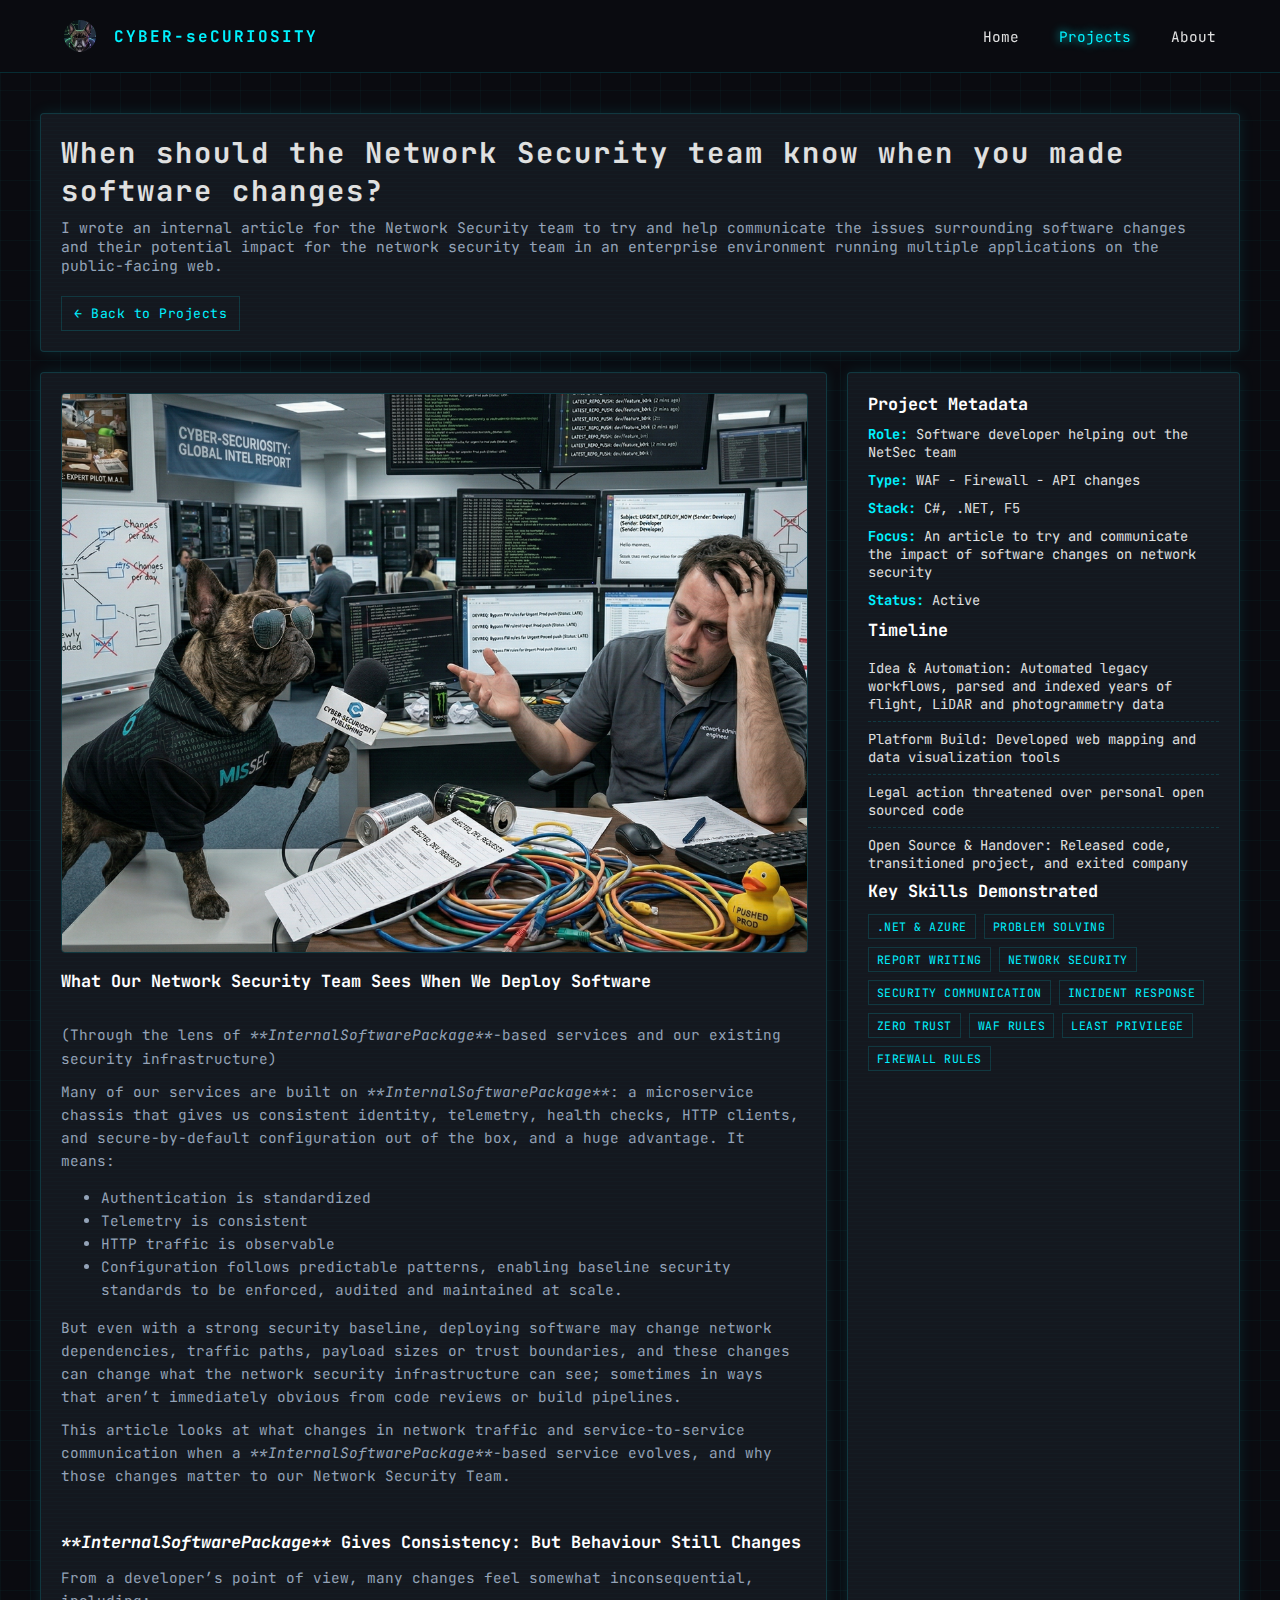
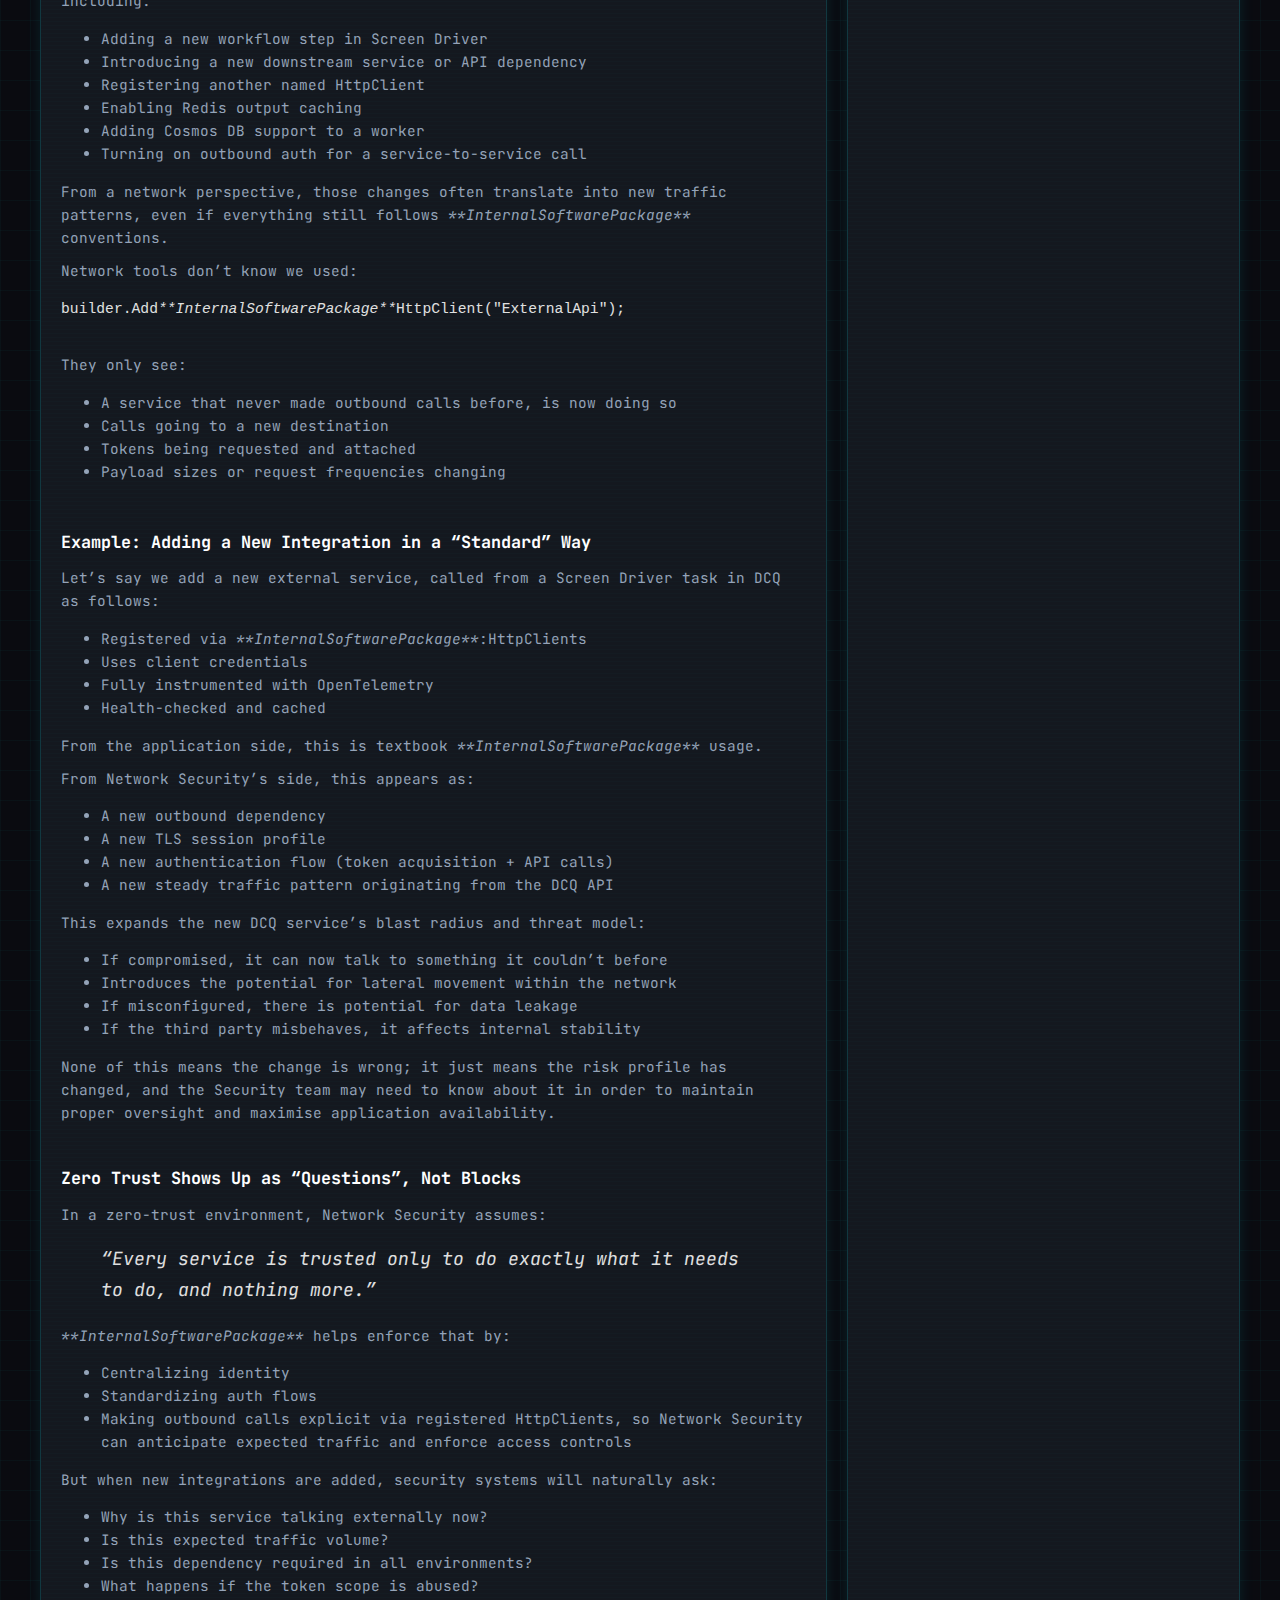
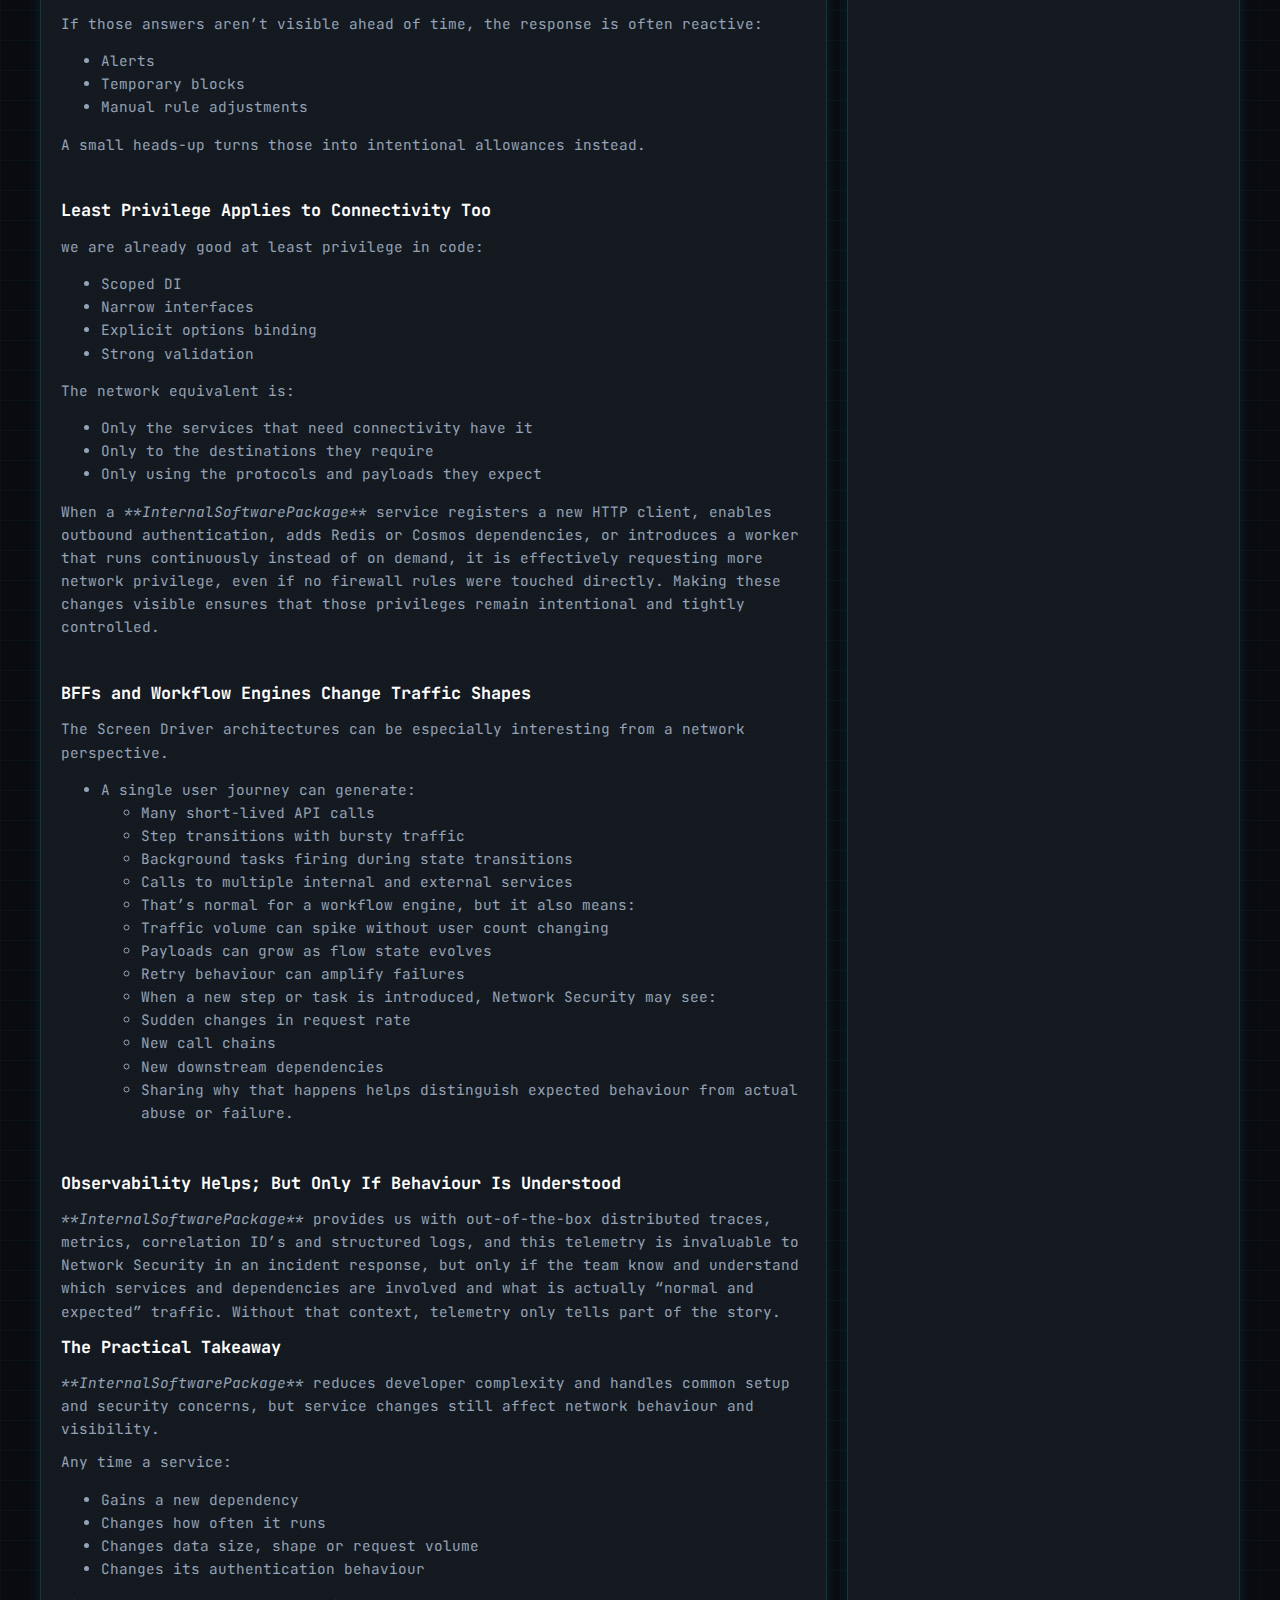
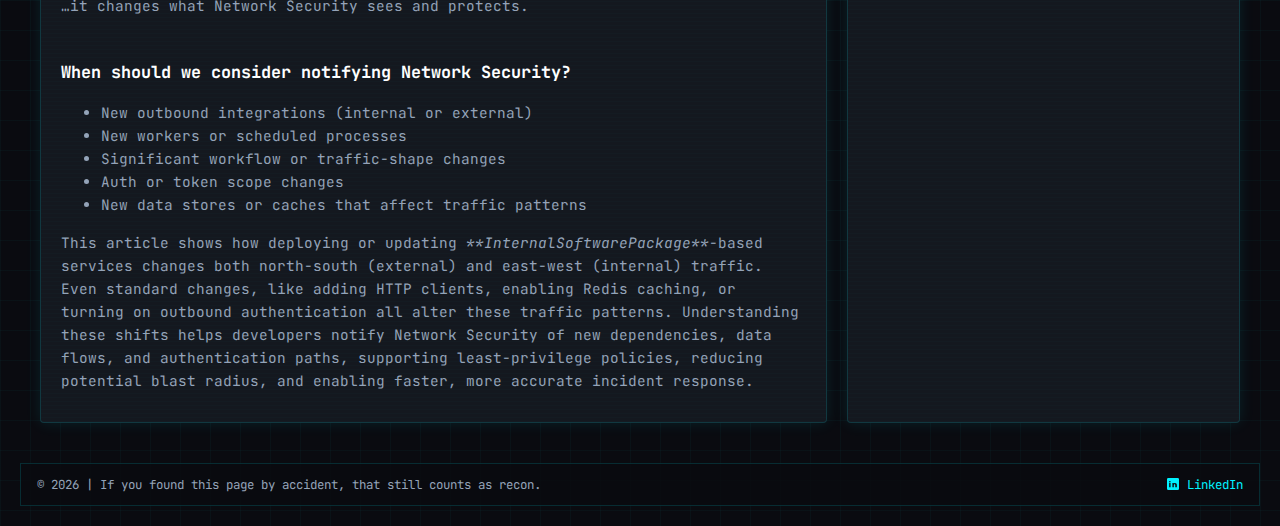
<file: netsec-article.html>
<!DOCTYPE html>
<html lang="en">
<head>
    <meta charset="UTF-8">
    <meta name="viewport" content="width=device-width, initial-scale=1.0">
    <title>What Our Network Security Team Sees When We Deploy Software | CYBER-seCURIOSITY</title>
    <meta name="description" content="How software changes impact network security: what the NetSec team sees, why it matters, and how to communicate changes in a modern enterprise. Covers microservices, zero trust, least privilege, observability, and more.">
    <meta name="keywords" content="network security, software deployment, microservices, zero trust, least privilege, observability, telemetry, API, HTTP clients, outbound traffic, incident response, companyName, enterprise security, workflow engine, traffic patterns, blast radius, privilege, WAF, firewall, C#, .NET, F5, article, developer communication">
    <link rel="icon" type="image/x-icon" href="images/miso_ciso.ico">
    <link rel="stylesheet" href="style.css">
</head>
<body>
    <header>
        <div class="logo">
            <img src="images/miso-square-web.png" alt="Logo" class="logo-img">
            CYBER-seCURIOSITY
        </div>
        <nav>
            <a href="index.html">Home</a>
            <a href="projects.html" class="active">Projects</a>
            <a href="about.html">About</a>
        </nav>
    </header>

    <main class="container">
        <section class="card page-hero">
            <h1>When should the Network Security team know when you made software changes?</h1>
            <p>I wrote an internal article for the Network Security team to try and help communicate the issues surrounding software changes and their potential impact for the network security team in an enterprise environment running multiple applications on the public-facing web.</p>
            </br>
            <a class="button-link" href="projects.html">← Back to Projects</a>
        </section>

        <section class="project-template-layout">
            <article class="card project-detail-block">
                <img class="project-thumb" src="images/miso-netsec-reporter-web.png" alt="Network security article image">
                <h2>What Our Network Security Team Sees When We Deploy Software</h2></br>
                <div class="article-body" style="max-width: 800px; margin: 0 auto; line-height: 1.7; font-size: 1.13em;">
                    
                    <p>(Through the lens of <em>**InternalSoftwarePackage**</em>-based services and our existing security infrastructure)</p>
                    <p>Many of our services are built on <em>**InternalSoftwarePackage**</em>: a microservice chassis that gives us consistent identity, telemetry, health checks, HTTP clients, and secure-by-default configuration out of the box, and a huge advantage. It means:</p>
                    
                    <ul>
                        <li>Authentication is standardized</li>
                        <li>Telemetry is consistent</li>
                        <li>HTTP traffic is observable</li>
                        <li>Configuration follows predictable patterns, enabling baseline security standards to be enforced, audited and maintained at scale.</li>
                    </ul>
                    
                    <p>But even with a strong security baseline, deploying software may change network dependencies, traffic paths, payload sizes or trust boundaries, and these changes can change what the network security infrastructure can see; sometimes in ways that aren’t immediately obvious from code reviews or build pipelines.</p>
                    <p>This article looks at what changes in network traffic and service-to-service communication when a <em>**InternalSoftwarePackage**</em>-based service evolves, and why those changes matter to our Network Security Team.</p>
                    </br>
                    <h2><em>**InternalSoftwarePackage**</em> Gives Consistency: But Behaviour Still Changes</h2>
                    
                    <p>From a developer’s point of view, many changes feel somewhat inconsequential, including:</p>
                    
                    <ul>
                        <li>Adding a new workflow step in Screen Driver</li>
                        <li>Introducing a new downstream service or API dependency</li> 
                        <li>Registering another named HttpClient</li>
                        <li>Enabling Redis output caching</li>
                        <li>Adding Cosmos DB support to a worker</li>
                        <li>Turning on outbound auth for a service-to-service call</li>
                    </ul>
                    
                    <p>From a network perspective, those changes often translate into new traffic patterns, even if everything still follows <em>**InternalSoftwarePackage**</em> conventions.</p>
                    
                    <p>Network tools don’t know we used:</p>
                    <code>builder.Add<em>**InternalSoftwarePackage**</em>HttpClient("ExternalApi");</br></code></br>
                    
                    <p>They only see:</p>
                    
                    <ul>
                        <li>A service that never made outbound calls before, is now doing so</li>
                        <li>Calls going to a new destination</li>
                        <li>Tokens being requested and attached</li>
                        <li>Payload sizes or request frequencies changing</li>
                    </ul>
                    </br>
                    <h2>Example: Adding a New Integration in a “Standard” Way</h2>
                    
                    <p>Let’s say we add a new external service, called from a Screen Driver task in DCQ as follows:</p>
                    
                    <ul>
                        <li>Registered via <em>**InternalSoftwarePackage**</em>:HttpClients</li>
                        <li>Uses client credentials</li>
                        <li>Fully instrumented with OpenTelemetry</li>
                        <li>Health-checked and cached</li>
                    </ul>
                    
                    <p>From the application side, this is textbook <em>**InternalSoftwarePackage**</em> usage.</p>
                    <p>From Network Security’s side, this appears as:</p>
                    
                    <ul>
                        <li>A new outbound dependency</li>
                        <li>A new TLS session profile</li>
                        <li>A new authentication flow (token acquisition + API calls)</li>
                        <li>A new steady traffic pattern originating from the DCQ API</li>
                    </ul>
                    
                    <p>This expands the new DCQ service’s blast radius and threat model:</p>
                    
                    <ul>
                        <li>If compromised, it can now talk to something it couldn’t before</li>
                        <li>Introduces the potential for lateral movement within the network</li>
                        <li>If misconfigured, there is potential for data leakage</li>
                        <li>If the third party misbehaves, it affects internal stability</li>
                    </ul>
                    
                    <p>None of this means the change is wrong; it just means the risk profile has changed, and the Security team may need to know about it in order to maintain proper oversight and maximise application availability.</p>
                    </br>
                    <h2>Zero Trust Shows Up as “Questions”, Not Blocks</h2>
                    
                    <p>In a zero-trust environment, Network Security assumes:</p>
                    <blockquote><em>“Every service is trusted only to do exactly what it needs to do, and nothing more.”</em></blockquote>
                    <p><em>**InternalSoftwarePackage**</em> helps enforce that by:</p>
                    
                    <ul>
                        <li>Centralizing identity</li>
                        <li>Standardizing auth flows</li>
                        <li>Making outbound calls explicit via registered HttpClients, so Network Security can anticipate expected traffic and enforce access controls</li>
                    </ul>
                    
                    <p>But when new integrations are added, security systems will naturally ask:</p>
                    
                    <ul>
                        <li>Why is this service talking externally now?</li>
                        <li>Is this expected traffic volume?</li>
                        <li>Is this dependency required in all environments?</li>
                        <li>What happens if the token scope is abused?</li>
                    </ul>
                    
                    <p>If those answers aren’t visible ahead of time, the response is often reactive:</p>
                   
                    <ul>
                        <li>Alerts</li>
                        <li>Temporary blocks</li>
                        <li>Manual rule adjustments</li>
                    </ul>
                    
                    <p>A small heads-up turns those into intentional allowances instead.</p>
                    </br>
                    <h2>Least Privilege Applies to Connectivity Too</h2>
                    
                    <p>we are already good at least privilege in code:</p>
                    
                    <ul>
                        <li>Scoped DI</li>
                        <li>Narrow interfaces</li>
                        <li>Explicit options binding</li>
                        <li>Strong validation</li>
                    </ul>
                    
                    <p>The network equivalent is:</p>
                    
                    <ul>
                        <li>Only the services that need connectivity have it</li>
                        <li>Only to the destinations they require</li>
                        <li>Only using the protocols and payloads they expect</li>
                    </ul>
                    
                    <p>When a <em>**InternalSoftwarePackage**</em> service registers a new HTTP client, enables outbound authentication, adds Redis or Cosmos dependencies, or introduces a worker that runs continuously instead of on demand, it is effectively requesting more network privilege, even if no firewall rules were touched directly. Making these changes visible ensures that those privileges remain intentional and tightly controlled.</p>
                    </br>
                    <h2>BFFs and Workflow Engines Change Traffic Shapes</h2>
                    
                    <p>The Screen Driver architectures can be especially interesting from a network perspective.</p>
                    
                    <ul>
                        <li>A single user journey can generate:</li>
                            <ul>
                                <li>Many short-lived API calls</li>
                                <li>Step transitions with bursty traffic</li>
                                <li>Background tasks firing during state transitions</li>
                                <li>Calls to multiple internal and external services</li>
                                <li>That’s normal for a workflow engine, but it also means:</li>
                                <li>Traffic volume can spike without user count changing</li>
                                <li>Payloads can grow as flow state evolves</li>
                                <li>Retry behaviour can amplify failures</li>
                                <li>When a new step or task is introduced, Network Security may see:</li>
                                <li>Sudden changes in request rate</li>
                                <li>New call chains</li>
                                <li>New downstream dependencies</li>
                                <li>Sharing why that happens helps distinguish expected behaviour from actual abuse or failure.</li>
                            </ul>
                    </ul>
                    </br>
                    <h2>Observability Helps; But Only If Behaviour Is Understood</h2>
                    
                    <p><em>**InternalSoftwarePackage**</em> provides us with out-of-the-box distributed traces, metrics, correlation ID’s and structured logs, and this telemetry is invaluable to Network Security in an incident response, but only if the team know and understand which services and dependencies are involved and what is actually “normal and expected” traffic. Without that context, telemetry only tells part of the story.</p>
                    
                    <h2>The Practical Takeaway</h2>
                    
                    <p><em>**InternalSoftwarePackage**</em> reduces developer complexity and handles common setup and security concerns, but service changes still affect network behaviour and visibility.</p>
                    <p>Any time a service:</p>
                    
                    <ul>
                        <li>Gains a new dependency</li>
                        <li>Changes how often it runs</li>
                        <li>Changes data size, shape or request volume</li>
                        <li>Changes its authentication behaviour</li>
                    </ul>
                    
                    <p>…it changes what Network Security sees and protects.</p>
                    </br>
                    <h2>When should we consider notifying Network Security?</h2>
                    
                    <ul>
                        <li>New outbound integrations (internal or external)</li>
                        <li>New workers or scheduled processes</li>
                        <li>Significant workflow or traffic-shape changes</li>
                        <li>Auth or token scope changes</li>
                        <li>New data stores or caches that affect traffic patterns</li>
                    </ul>
                    
                    <p>This article shows how deploying or updating <em>**InternalSoftwarePackage**</em>-based services changes both north-south (external) and east-west (internal) traffic. Even standard changes, like adding HTTP clients, enabling Redis caching, or turning on outbound authentication all alter these traffic patterns. Understanding these shifts helps developers notify Network Security of new dependencies, data flows, and authentication paths, supporting least-privilege policies, reducing potential blast radius, and enabling faster, more accurate incident response.</p>
                
                </div>
            </article>

            <aside class="card project-detail-block">
                
                <h2>Project Metadata</h2>
                
                <ul class="project-meta-list">
                    <li><strong>Role:</strong> Software developer helping out the NetSec team</li>
                    <li><strong>Type:</strong> WAF - Firewall - API changes</li>
                    <li><strong>Stack:</strong> C#, .NET, F5</li>
                    <li><strong>Focus:</strong> An article to try and communicate the impact of software changes on network security</li>
                    <li><strong>Status:</strong> Active</li>
                </ul>

                <h2>Timeline</h2>
                
                <ul class="timeline">
                    <li>Idea & Automation: Automated legacy workflows, parsed and indexed years of flight, LiDAR and photogrammetry data</li>
                    <li>Platform Build: Developed web mapping and data visualization tools</li>
                    <li>Legal action threatened over personal open sourced code</li>
                    <li>Open Source & Handover: Released code, transitioned project, and exited company</li>
                </ul>

                <h2>Key Skills Demonstrated</h2>
                
                <div class="chip-row">
                    <span class="chip">.NET & Azure</span>
                    <span class="chip">Problem Solving</span>
                    <span class="chip">Report Writing</span>
                    <span class="chip">Network Security</span>
                    <span class="chip">Security Communication</span>
                    <span class="chip">Incident Response</span>
                    <span class="chip">Zero Trust</span>
                    <span class="chip">WAF rules</span>
                    <span class="chip">Least Privilege</span>
                    <span class="chip">Firewall rules</span>
                </div>
            </aside>
        </section>
    </main>

    <footer class="site-footer">
        <p class="footer-note">© 2026 | If you found this page by accident, that still counts as recon.</p>
        <a class="social-link" href="https://www.linkedin.com/in/paul-cyber/" target="_blank" rel="noopener noreferrer" aria-label="LinkedIn profile">
            <svg viewBox="0 0 24 24" aria-hidden="true" focusable="false">
                <path d="M19 3A2 2 0 0 1 21 5V19A2 2 0 0 1 19 21H5A2 2 0 0 1 3 19V5A2 2 0 0 1 5 3H19M8.34 17V10.67H6.26V17H8.34M7.3 9.79A1.2 1.2 0 1 0 7.3 7.39A1.2 1.2 0 0 0 7.3 9.79M17.74 17V13.56C17.74 11.73 16.76 10.46 14.87 10.46C13.96 10.46 13.35 10.96 13.1 11.44V10.67H11.11V17H13.2V13.86C13.2 13.03 13.36 12.23 14.39 12.23C15.41 12.23 15.43 13.18 15.43 13.91V17H17.74Z" />
            </svg>
            LinkedIn
        </a>
    </footer>
</body>
</html>
</file>
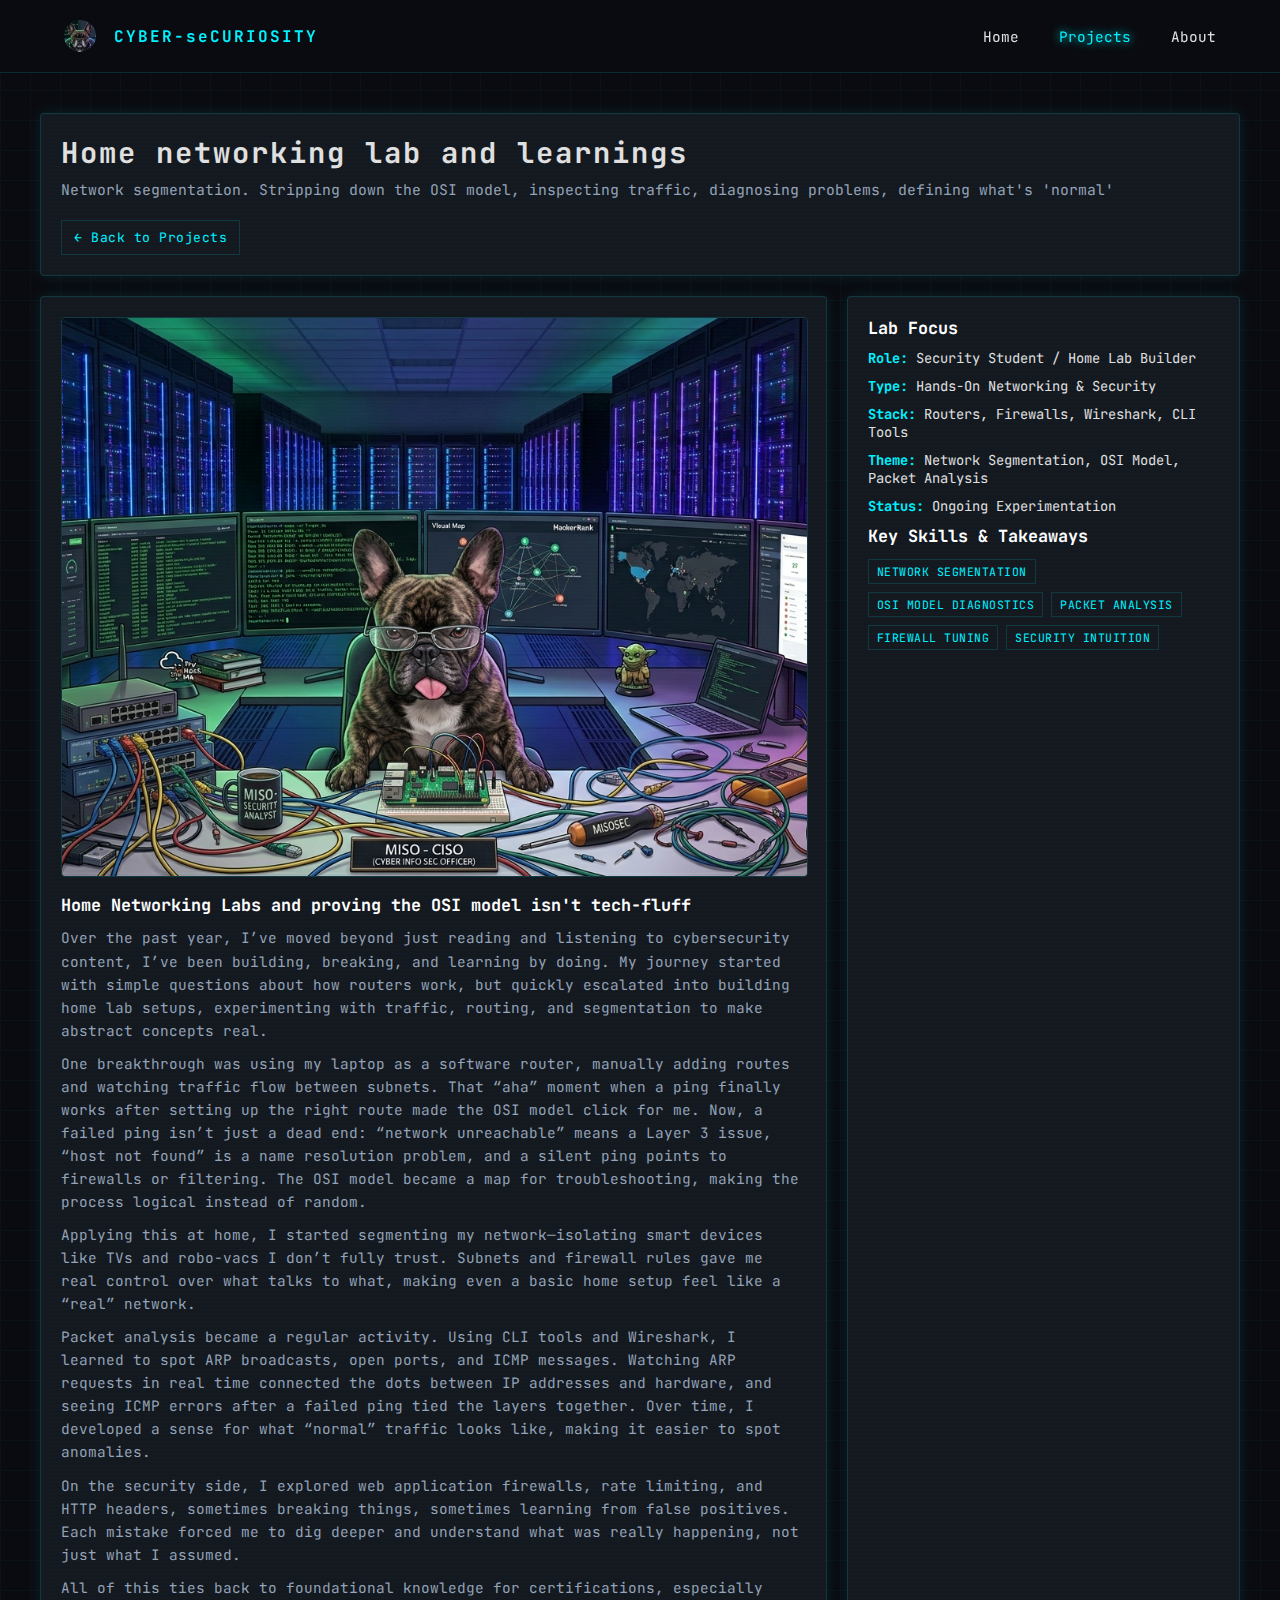
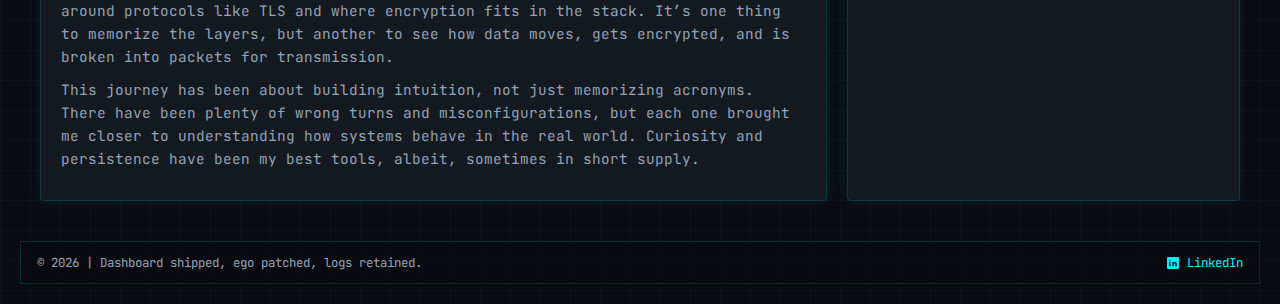
<file: project-home-lab.html>
<!DOCTYPE html>
<html lang="en">
<head>
    <meta charset="UTF-8">
    <meta name="viewport" content="width=device-width, initial-scale=1.0">
    <title>Network Lab | CYBER-seCURIOSITY</title>
    <link rel="icon" type="image/x-icon" href="images/miso_ciso.ico">
    <link rel="stylesheet" href="style.css">
</head>
<body>
    <header>
        <div class="logo">
            <img src="images/miso-square-web.png" alt="Logo" class="logo-img">
            CYBER-seCURIOSITY
        </div>
        <nav>
            <a href="index.html">Home</a>
            <a href="projects.html" class="active">Projects</a>
            <a href="about.html">About</a>
        </nav>
    </header>

    <main class="container">
        <section class="card page-hero">
            <h1>Home networking lab and learnings</h1>
            <p>Network segmentation. Stripping down the OSI model, inspecting traffic, diagnosing problems, defining what's 'normal'</p></br>
            <a class="button-link" href="projects.html">← Back to Projects</a>
        </section>

        <section class="project-template-layout">
            <article class="card project-detail-block">
                <img class="project-thumb" src="images/miso-network-large-web.png" alt="Home lab network image">
                <h2>Home Networking Labs and proving the OSI model isn't tech-fluff</h2>
                <p>Over the past year, I’ve moved beyond just reading and listening to cybersecurity content, I’ve been building, breaking, and learning by doing. My journey started with simple questions about how routers work, but quickly escalated into building home lab setups, experimenting with traffic, routing, and segmentation to make abstract concepts real.</p>
                <p>One breakthrough was using my laptop as a software router, manually adding routes and watching traffic flow between subnets. That “aha” moment when a ping finally works after setting up the right route made the OSI model click for me. Now, a failed ping isn’t just a dead end: “network unreachable” means a Layer 3 issue, “host not found” is a name resolution problem, and a silent ping points to firewalls or filtering. The OSI model became a map for troubleshooting, making the process logical instead of random.</p>
                <p>Applying this at home, I started segmenting my network—isolating smart devices like TVs and robo-vacs I don’t fully trust. Subnets and firewall rules gave me real control over what talks to what, making even a basic home setup feel like a “real” network.</p>
                <p>Packet analysis became a regular activity. Using CLI tools and Wireshark, I learned to spot ARP broadcasts, open ports, and ICMP messages. Watching ARP requests in real time connected the dots between IP addresses and hardware, and seeing ICMP errors after a failed ping tied the layers together. Over time, I developed a sense for what “normal” traffic looks like, making it easier to spot anomalies.</p>
                <p>On the security side, I explored web application firewalls, rate limiting, and HTTP headers, sometimes breaking things, sometimes learning from false positives. Each mistake forced me to dig deeper and understand what was really happening, not just what I assumed.</p>
                <p>All of this ties back to foundational knowledge for certifications, especially around protocols like TLS and where encryption fits in the stack. It’s one thing to memorize the layers, but another to see how data moves, gets encrypted, and is broken into packets for transmission.</p>
                <p>This journey has been about building intuition, not just memorizing acronyms. There have been plenty of wrong turns and misconfigurations, but each one brought me closer to understanding how systems behave in the real world. Curiosity and persistence have been my best tools, albeit, sometimes in short supply.</p>
            </article>

            <aside class="card project-detail-block">
                <h2>Lab Focus</h2>
                <ul class="project-meta-list">
                    <li><strong>Role:</strong> Security Student / Home Lab Builder</li>
                    <li><strong>Type:</strong> Hands-On Networking & Security</li>
                    <li><strong>Stack:</strong> Routers, Firewalls, Wireshark, CLI Tools</li>
                    <li><strong>Theme:</strong> Network Segmentation, OSI Model, Packet Analysis</li>
                    <li><strong>Status:</strong> Ongoing Experimentation</li>
                </ul>

                <h2>Key Skills & Takeaways</h2>
                <div class="chip-row">
                    <span class="chip">Network Segmentation</span>
                    <span class="chip">OSI Model Diagnostics</span>
                    <span class="chip">Packet Analysis</span>
                    <span class="chip">Firewall Tuning</span>
                    <span class="chip">Security Intuition</span>
                </div>
            </aside>
        </section>
    </main>

    <footer class="site-footer">
        <p class="footer-note">© 2026 | Dashboard shipped, ego patched, logs retained.</p>
        <a class="social-link" href="https://www.linkedin.com/in/paul-cyber/" target="_blank" rel="noopener noreferrer" aria-label="LinkedIn profile">
            <svg viewBox="0 0 24 24" aria-hidden="true" focusable="false">
                <path d="M19 3A2 2 0 0 1 21 5V19A2 2 0 0 1 19 21H5A2 2 0 0 1 3 19V5A2 2 0 0 1 5 3H19M8.34 17V10.67H6.26V17H8.34M7.3 9.79A1.2 1.2 0 1 0 7.3 7.39A1.2 1.2 0 0 0 7.3 9.79M17.74 17V13.56C17.74 11.73 16.76 10.46 14.87 10.46C13.96 10.46 13.35 10.96 13.1 11.44V10.67H11.11V17H13.2V13.86C13.2 13.03 13.36 12.23 14.39 12.23C15.41 12.23 15.43 13.18 15.43 13.91V17H17.74Z" />
            </svg>
            LinkedIn
        </a>
    </footer>
</body>
</html>
</file>
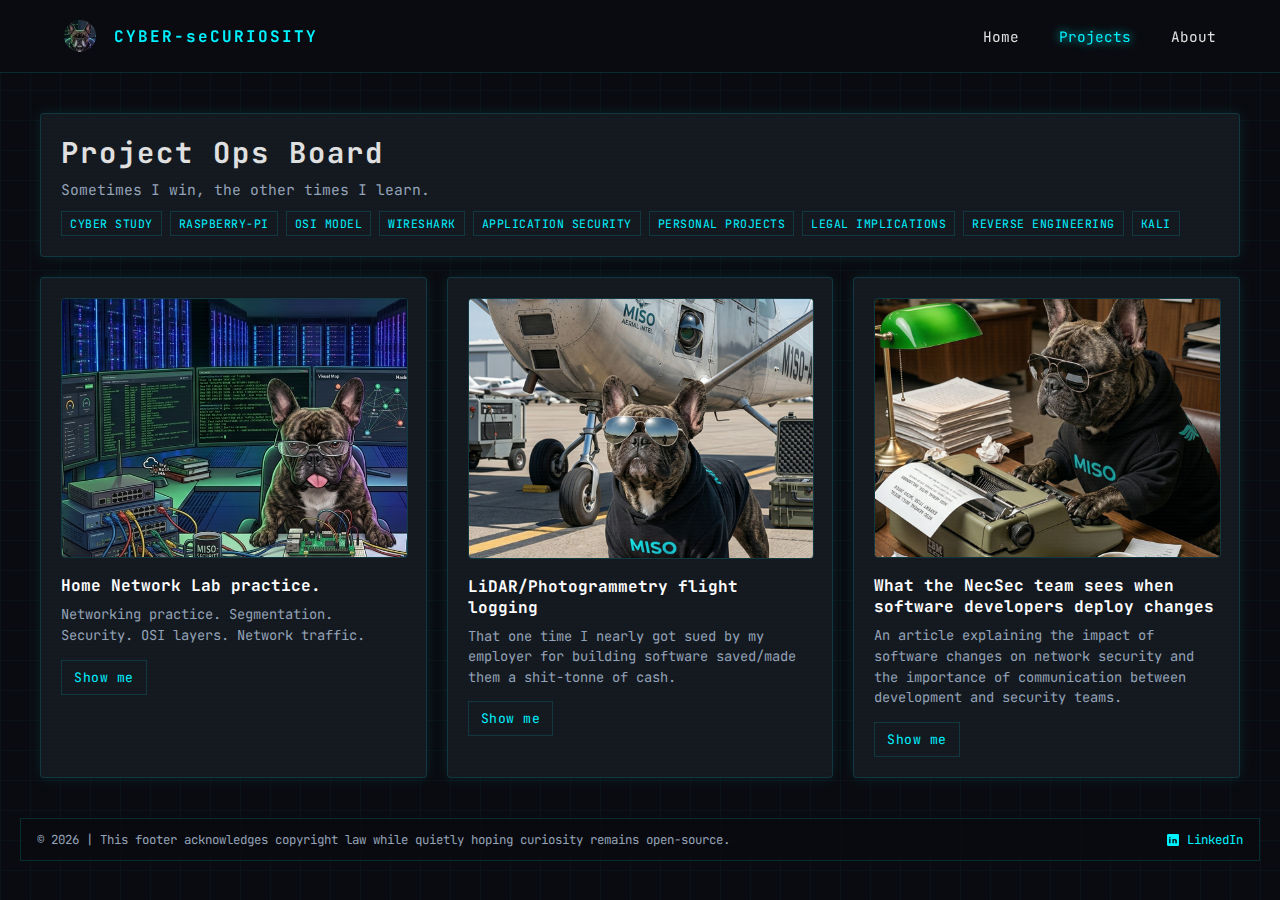
<file: projects.html>
<!DOCTYPE html>
<html lang="en">
<head>
    <meta charset="UTF-8">
    <meta name="viewport" content="width=device-width, initial-scale=1.0">
    <title>Projects | CYBER-seCURIOSITY</title>
    <link rel="icon" type="image/x-icon" href="images/miso_ciso.ico">
    <link rel="stylesheet" href="style.css">
</head>
<body>
    <header>
        <div class="logo">
            <img src="images/miso-square-web.png" alt="Logo" class="logo-img">
            CYBER-seCURIOSITY
        </div>
        <nav>
            <a href="index.html">Home</a>
            <a href="projects.html" class="active">Projects</a>
            <a href="about.html">About</a>
        </nav>
    </header>

    <main class="container">
        <section class="card page-hero">
            <h1>Project Ops Board</h1>
            <p>Sometimes I win, the other times I learn.</p>
            <div class="chip-row">
                <span class="chip">Cyber study</span>
                <span class="chip">Raspberry-Pi</span>
                <span class="chip">OSI Model</span>
                <span class="chip">Wireshark</span>
                <span class="chip">Application security</span>
                <span class="chip">Personal projects</span>
                <span class="chip">Legal implications</span>
                <span class="chip">Reverse engineering</span>
                <span class="chip">Kali</span>
            </div>
            <!-- <div class="chip-row">
                <a class="button-link" href="showcase.html">Open Lorem Showcase Mockup</a>
            </div> -->
        </section>

        <section class="project-grid">
            <article class="card">
                <img class="project-thumb" src="images/miso-network-web.png" alt="Over-worked Network mutt">
                <h2 class="project-title">Home Network Lab practice.</h2>
                <p class="project-copy">Networking practice. Segmentation. Security. OSI layers. Network traffic.</p>
                <a class="button-link" href="project-home-lab.html">Show me</a>
            </article>

            <article class="card">
                <img class="project-thumb" src="images/miso-lidar-pilot-web-portrait.png" alt="Project placeholder image">
                <h2 class="project-title">LiDAR/Photogrammetry flight logging</h2>
                <p class="project-copy">That one time I nearly got sued by my employer for building software saved/made them a shit-tonne of cash.</p>
                <a class="button-link" href="lidar-project.html">Show me</a>
            </article>

            <article class="card">
                <img class="project-thumb" src="images/miso-reporter.png" alt="Project placeholder image">
                <h2 class="project-title">What the NecSec team sees when software developers deploy changes</h2>
                <p class="project-copy">An article explaining the impact of software changes on network security and the importance of communication between development and security teams.</p>
                <a class="button-link" href="netsec-article.html">Show me</a>
            </article>
        </section>
    </main>

    <footer class="site-footer">
        <p class="footer-note">© 2026 | This footer acknowledges copyright law while quietly hoping curiosity remains open-source.</p>
        <a class="social-link" href="https://www.linkedin.com/in/paul-cyber/" target="_blank" rel="noopener noreferrer" aria-label="LinkedIn profile">
            <svg viewBox="0 0 24 24" aria-hidden="true" focusable="false">
                <path d="M19 3A2 2 0 0 1 21 5V19A2 2 0 0 1 19 21H5A2 2 0 0 1 3 19V5A2 2 0 0 1 5 3H19M8.34 17V10.67H6.26V17H8.34M7.3 9.79A1.2 1.2 0 1 0 7.3 7.39A1.2 1.2 0 0 0 7.3 9.79M17.74 17V13.56C17.74 11.73 16.76 10.46 14.87 10.46C13.96 10.46 13.35 10.96 13.1 11.44V10.67H11.11V17H13.2V13.86C13.2 13.03 13.36 12.23 14.39 12.23C15.41 12.23 15.43 13.18 15.43 13.91V17H17.74Z" />
            </svg>
            LinkedIn
        </a>
    </footer>
</body>
</html>
</file>
<file: style.css>
/* Import a tech-style font */
@import url('https://fonts.googleapis.com/css2?family=JetBrains+Mono:wght@400;700&display=swap');

/* Ensure article-body lists match main text style */
.article-body ul,
.article-body ol,
.article-body li {
    font-size: .9rem;
    line-height: 1.6;
    color: #94a3b8;
}

:root {
    --bg-color: #0a0b10;
    --card-bg: #14181f;
    --accent-cyan: #00f2ff;
    --text-main: #e0e0e0;
    --text-dim: #94a3b8;
    --border-color: rgba(0, 242, 255, 0.15);
    --glow: 0 0 15px rgba(0, 242, 255, 0.1);
}

body {
    background-color: var(--bg-color);
    background-image: 
        linear-gradient(rgba(0, 242, 255, 0.03) 1px, transparent 1px),
        linear-gradient(90deg, rgba(0, 242, 255, 0.03) 1px, transparent 1px);
    background-size: 30px 30px;
    color: var(--text-main);
    font-family: 'JetBrains Mono', monospace;
    margin: 0;
    padding: 0;
}

/* Header & Nav */
header {
    display: flex;
    justify-content: space-between;
    align-items: center;
    padding: 20px 5%;
    border-bottom: 1px solid var(--border-color);
    background: rgba(10, 11, 16, 0.8);
    backdrop-filter: blur(10px);
    position: sticky;
    top: 0;
    z-index: 100;
}

.logo {
    color: var(--accent-cyan);
    font-weight: bold;
    letter-spacing: 2px;
    display: flex;
    align-items: center;
    gap: 10px;
}

nav a {
    color: var(--text-main);
    text-decoration: none;
    margin-left: 30px;
    font-size: 0.9rem;
    transition: 0.3s;
}

nav a:hover, nav a.active {
    color: var(--accent-cyan);
    text-shadow: 0 0 10px var(--accent-cyan);
}

/* Common Card Style */
.card {
    background: var(--card-bg);
    border: 1px solid var(--border-color);
    border-radius: 4px;
    padding: 20px;
    box-shadow: var(--glow);
    position: relative;
    overflow: hidden;
    transition: transform 0.25s ease, box-shadow 0.25s ease, border-color 0.25s ease;
}

.card::before {
    content: '';
    position: absolute;
    inset: 0;
    background: repeating-linear-gradient(
        180deg,
        rgba(0, 242, 255, 0.03) 0px,
        rgba(0, 242, 255, 0.03) 1px,
        transparent 1px,
        transparent 4px
    );
    pointer-events: none;
    opacity: 0.45;
}

.card:hover {
    transform: translateY(-2px);
    border-color: rgba(0, 242, 255, 0.35);
    box-shadow: 0 0 18px rgba(0, 242, 255, 0.2);
}

.card-title {
    color: var(--accent-cyan);
    font-size: 0.75rem;
    text-transform: uppercase;
    letter-spacing: 1px;
    margin-bottom: 15px;
    display: flex;
    align-items: center;
    gap: 8px;
}

.card-title::before {
    content: '';
    display: inline-block;
    width: 8px;
    height: 8px;
    background: var(--accent-cyan);
    border-radius: 50%;
}

/* Layout Containers */
.container {
    max-width: 1200px;
    margin: 40px auto;
    padding: 0 20px;
}

h1.page-title {
    text-align: center;
    font-size: 2.5rem;
    margin-bottom: 40px;
    letter-spacing: 4px;
}

.svg-defs {
    position: absolute;
    width: 0;
    height: 0;
    overflow: hidden;
}

.logo-img {
    width: 32px;
    height: 32px;
    border-radius: 50%;
    object-fit: cover;
    vertical-align: middle;
    margin-right: 8px;
}

.dashboard-grid {
    display: grid;
    grid-template-columns: repeat(3, 1fr);
    gap: 20px;
}

.hero-card {
    grid-column: span 3;
    height: 350px;
    background: url('images/miso_ciso_web.png') center/cover;
    display: flex;
    align-items: flex-end;
    padding: 0 40px 40px;
}

.hero-overlay {
    background: rgba(0, 0, 0, 0.6);
    padding: 20px;
    border-left: 4px solid var(--accent-cyan);
}

.hero-title {
    margin: 0;
}

.hero-subtitle {
    color: var(--accent-cyan);
    margin: 5px 0 0;
}

.sidebar-stack {
    display: grid;
    grid-template-rows: repeat(2, minmax(0, 1fr));
    gap: 20px;
    height: 100%;
}

.panel-card {
    display: flex;
    flex-direction: column;
}

.sidebar-stack .panel-card {
    min-height: 0;
    padding-bottom: 26px;
}

.compact-body {
    font-size: 0.8rem;
}

.health-bar-container {
    display: flex;
    justify-content: space-between;
    align-items: center;
    margin-bottom: 8px;
    gap: 10px;
}

.health-bar {
    display: flex;
    gap: 4px;
    flex-shrink: 0;
}

.health-bar-square,
.health-bar-circle {
    width: 15px;
    height: 15px;
    background-color: #4c4f66;
}

.health-bar-square {
    border: 1px solid #555;
}

.health-bar-circle {
    border-radius: 50%;
}

.health-bar-square.red,
.health-bar-circle.red {
    background-color: #ff4d4d;
}

.health-bar-square.orange,
.health-bar-circle.orange {
    background-color: #ff9900;
}

.health-bar-square.yellow,
.health-bar-circle.yellow {
    background-color: #facc15;
}

.health-bar-square.lightgreen,
.health-bar-circle.lightgreen {
    background-color: #a7f3d0;
}

.health-bar-square.green,
.health-bar-circle.green {
    background-color: #4ade80;
}

.health-bar-square.darkgreen,
.health-bar-circle.darkgreen {
    background-color: #15803d;
}

.health-bar-square.off {
    background-color: #4c4f66;
}

.health-bar-square.red.flashing { animation: flash-red 1s infinite; }
.health-bar-square.orange.flashing { animation: flash-orange 1s infinite; }
.health-bar-square.yellow.flashing { animation: flash-yellow 1s infinite; }
.health-bar-square.lightgreen.flashing { animation: flash-lightgreen 1s infinite; }
.health-bar-square.green.flashing,
.health-bar-circle.flashing { animation: flash-green 1s infinite; }
.health-bar-square.darkgreen.flashing { animation: flash-darkgreen 1s infinite; }

.health-bar > :last-child.flashing {
    animation: none;
}

@keyframes flash-red {
    0%, 100% { background-color: #ff4d4d; }
    50% { background-color: #fff; }
}

@keyframes flash-orange {
    0%, 100% { background-color: #ff9900; }
    50% { background-color: #fff; }
}

@keyframes flash-yellow {
    0%, 100% { background-color: #facc15; }
    50% { background-color: #fff; }
}

@keyframes flash-lightgreen {
    0%, 100% { background-color: #81f1bd; }
    50% { background-color: #fff; }
}

@keyframes flash-green {
    0%, 100% { background-color: #4ade80; }
    50% { background-color: #fff; }
}

@keyframes flash-darkgreen {
    0%, 100% { background-color: #15803d; }
    50% { background-color: #fff; }
}

.soc-gauge-grid {
    display: grid;
    grid-template-columns: 1fr 1fr;
    gap: 12px 20px;
    align-content: start;
}

.soc-gauge {
    width: 112px;
    margin: 0 auto;
    position: relative;
    display: flex;
    flex-direction: column;
    align-items: center;
}

.soc-gauge-svg {
    width: 112px;
    height: 112px;
    transform: rotate(135deg);
}

.soc-gauge-track,
.soc-gauge-arc {
    fill: none;
    stroke-width: 14;
    stroke-linecap: butt;
    transform-origin: 50% 50%;
}

.soc-gauge-track {
    stroke: rgba(148, 163, 184, 0.25);
    stroke-dasharray: 216.8 289;
}

.soc-gauge-arc {
    stroke: url(#socGaugeGradientSystem);
    stroke-dasharray: 216.8 289;
    stroke-dashoffset: 216.8;
    transition: stroke-dashoffset 0.6s ease;
}

.active-threats-card .soc-gauge-arc {
    stroke: url(#socGaugeGradientThreat);
}

.soc-gauge-value {
    position: absolute;
    top: 47px;
    left: 50%;
    transform: translateX(-50%);
    font-size: 1.2rem;
    font-weight: 700;
    color: #fff;
    letter-spacing: 0.5px;
    min-width: 64px;
    text-align: center;
}

.soc-gauge-label {
    margin-top: 2px;
    font-size: 0.85rem;
    color: var(--text-main);
    text-align: center;
    width: 100%;
    white-space: nowrap;
    overflow: hidden;
    text-overflow: ellipsis;
}

.score-line {
    font-size: 1rem;
    color: #4ade80;
    text-align: left;
    margin-top: 8px;
    margin-bottom: 0;
    padding-top: 2px;
}

.page-hero {
    margin-bottom: 20px;
}

.page-hero h1 {
    margin: 0 0 8px;
    font-size: 1.8rem;
    letter-spacing: 2px;
}

.page-hero p {
    margin: 0;
    color: var(--text-dim);
    font-size: 0.92rem;
}

.project-grid {
    display: grid;
    grid-template-columns: repeat(3, minmax(0, 1fr));
    gap: 20px;
}

.project-thumb {
    width: 100%;
    aspect-ratio: 4 / 3;
    object-fit: cover;
    border: 1px solid var(--border-color);
    border-radius: 4px;
    margin-bottom: 12px;
}

.project-title {
    margin: 0 0 8px;
    color: #fff;
    font-size: 1rem;
}

.project-copy {
    margin: 0 0 14px;
    font-size: 0.86rem;
    line-height: 1.5;
    color: var(--text-dim);
}

.button-link {
    display: inline-block;
    color: var(--accent-cyan);
    text-decoration: none;
    border: 1px solid var(--border-color);
    padding: 8px 12px;
    font-size: 0.82rem;
    letter-spacing: 0.5px;
}

.button-link:hover {
    border-color: rgba(0, 242, 255, 0.5);
    text-shadow: 0 0 8px var(--accent-cyan);
}

.profile-layout {
    display: grid;
    grid-template-columns: 280px 1fr;
    gap: 20px;
}

.profile-photo {
    width: 100%;
    border-radius: 6px;
    border: 1px solid var(--border-color);
    object-fit: cover;
}

.profile-copy {
    color: var(--text-dim);
    line-height: 1.65;
    font-size: 0.9rem;
}

.stack-list {
    margin: 14px 0 0;
    padding-left: 18px;
    color: var(--text-main);
    font-size: 0.88rem;
}

.chip-row {
    display: flex;
    flex-wrap: wrap;
    gap: 8px;
    margin-top: 12px;
}

.chip {
    border: 1px solid var(--border-color);
    color: var(--accent-cyan);
    padding: 4px 8px;
    font-size: 0.72rem;
    text-transform: uppercase;
    letter-spacing: 0.5px;
}

.project-template-layout {
    display: grid;
    grid-template-columns: 2fr 1fr;
    gap: 20px;
}

.project-detail-block h2 {
    margin: 0 0 10px;
    font-size: 1.05rem;
    color: #fff;
}

.project-detail-block p {
    margin: 0 0 10px;
    color: var(--text-dim);
    line-height: 1.6;
    font-size: 0.9rem;
}

.project-meta-list {
    margin: 0;
    padding: 0;
    list-style: none;
}

.project-meta-list li {
    margin-bottom: 10px;
    color: var(--text-main);
    font-size: 0.86rem;
}

.project-meta-list strong {
    color: var(--accent-cyan);
    font-weight: 700;
}

.timeline {
    list-style: none;
    margin: 0;
    padding: 0;
}

.timeline li {
    padding: 8px 0;
    border-bottom: 1px dashed var(--border-color);
    color: var(--text-main);
    font-size: 0.86rem;
}

.timeline li:last-child {
    border-bottom: 0;
}

.site-footer {
    margin: 18px 20px 20px;
    border: 1px solid var(--border-color);
    background: rgba(10, 11, 16, 0.84);
    padding: 12px 16px;
    display: flex;
    align-items: center;
    justify-content: space-between;
    gap: 12px;
    font-size: 0.78rem;
    color: var(--text-dim);
}

.footer-note {
    margin: 0;
}

.social-link {
    display: inline-flex;
    align-items: center;
    gap: 6px;
    color: var(--accent-cyan);
    text-decoration: none;
    font-size: 0.78rem;
}

.social-link svg {
    width: 16px;
    height: 16px;
    fill: currentColor;
}

.social-link:hover {
    text-shadow: 0 0 8px var(--accent-cyan);
}

.ctf-toast {
    position: fixed;
    bottom: 20px;
    right: 20px;
    background: rgba(10, 11, 16, 0.92);
    color: var(--accent-cyan);
    border: 1px solid var(--border-color);
    padding: 10px 14px;
    font-size: 0.8rem;
    letter-spacing: 0.3px;
    opacity: 0;
    transform: translateY(10px);
    transition: opacity 0.25s ease, transform 0.25s ease;
    pointer-events: none;
    z-index: 120;
}

.ctf-toast.show {
    opacity: 1;
    transform: translateY(0);
}

.ctf-hint-overlay {
    position: fixed;
    right: 22px;
    bottom: 22px;
    background: rgba(10, 11, 16, 0.94);
    color: var(--accent-cyan);
    border: 1px solid rgba(0, 242, 255, 0.35);
    box-shadow: 0 0 16px rgba(0, 242, 255, 0.2);
    padding: 10px 14px;
    font-size: 0.85rem;
    letter-spacing: 1px;
    text-transform: uppercase;
    z-index: 121;
    opacity: 0;
    transform: translateY(10px);
    pointer-events: none;
}

.ctf-hint-overlay.show {
    opacity: 1;
    transform: translateY(0);
    transition: opacity 0.2s ease, transform 0.2s ease;
}

.ctf-hint-overlay.hide {
    opacity: 0;
    transform: translateY(10px);
    transition: opacity 0.16s ease, transform 0.16s ease;
}

@media (max-width: 1024px) {
    .dashboard-grid {
        grid-template-columns: 1fr;
    }

    .hero-card {
        grid-column: span 1;
        height: 280px;
    }

    .sidebar-stack {
        height: auto;
    }

    .panel-card {
        min-height: auto;
    }

    .project-grid {
        grid-template-columns: repeat(2, minmax(0, 1fr));
    }

    .profile-layout {
        grid-template-columns: 1fr;
    }

    .project-template-layout {
        grid-template-columns: 1fr;
    }
}

@media (max-width: 700px) {
    header {
        flex-direction: column;
        align-items: flex-start;
        gap: 12px;
    }

    nav a {
        margin-left: 0;
        margin-right: 18px;
        display: inline-block;
    }

    .hero-card {
        height: 220px;
        padding: 0 20px 20px;
    }

    .project-grid {
        grid-template-columns: 1fr;
    }

    .container {
        margin: 20px auto;
    }

    .ctf-toast {
        right: 12px;
        left: 12px;
        bottom: 12px;
    }

    .ctf-hint-overlay {
        right: 12px;
        bottom: 60px;
    }
}

@media (max-width: 520px) {
    .soc-gauge-grid {
        grid-template-columns: repeat(2, minmax(0, 1fr));
        gap: 12px;
    }

    .soc-gauge {
        width: 92px;
    }

    .soc-gauge-svg {
        width: 92px;
        height: 92px;
    }

    .soc-gauge-value {
        top: 37px;
        font-size: 1rem;
        min-width: 56px;
    }

    .soc-gauge-label {
        font-size: 0.78rem;
    }

    .site-footer {
        margin: 12px;
        flex-direction: column;
        align-items: flex-start;
    }
}
</file>
<file: assets/css/main.css>
@import url(font-awesome.min.css);
@import url("https://fonts.googleapis.com/css?family=Lato:300,400,700|Pacifico");


	html, body, div, span, applet, object, iframe, h1, h2, h3, h4, h5, h6, p, blockquote, pre, a, abbr, acronym, address, big, cite, code, del, dfn, em, img, ins, kbd, q, s, samp, small, strike, strong, sub, sup, tt, var, b, u, i, center, dl, dt, dd, ol, ul, li, fieldset, form, label, legend, table, caption, tbody, tfoot, thead, tr, th, td, article, aside, canvas, details, embed, figure, figcaption, footer, header, hgroup, menu, nav, output, ruby, section, summary, time, mark, audio, video {
		margin: 0;
		padding: 0;
		border: 0;
		font-size: 100%;
		font: inherit;
		vertical-align: baseline;
	}

	article, aside, details, figcaption, figure, footer, header, hgroup, menu, nav, section {
		display: block;
	}

	body {
		line-height: 1;
	}

	ol, ul {
		list-style: none;
	}

	blockquote, q {
		quotes: none;
	}

	blockquote:before, blockquote:after, q:before, q:after {
		content: '';
		content: none;
	}

	table {
		border-collapse: collapse;
		border-spacing: 0;
	}

	body {
		-webkit-text-size-adjust: none;
	}

	.shadowOutline {
  text-shadow: 0 1px 2px #e5474b, 0 1px 2px #e5474b, 0 1px 2px #e5474b, 0 1px 2px #e5474b, 0 1px 2px #e5474b, 0 1px 2px #e5474b, 0 1px 2px #e5474b, 0 1px 2px #e5474b
}

/* Box Model */

	*, *:before, *:after {
		-moz-box-sizing: border-box;
		-webkit-box-sizing: border-box;
		box-sizing: border-box;
	}

/* Containers */

	.container {
		margin-left: auto;
		margin-right: auto;
	}

	.container.\31 25\25 {
		width: 100%;
		max-width: 100em;
		min-width: 80em;
	}

	.container.\37 5\25 {
		width: 60em;
	}

	.container.\35 0\25 {
		width: 40em;
	}

	.container.\32 5\25 {
		width: 20em;
	}

	.container {
		width: 80em;
	}

	@media screen and (max-width: 1680px) {

		.container.\31 25\25 {
			width: 100%;
			max-width: 100em;
			min-width: 80em;
		}

		.container.\37 5\25 {
			width: 60em;
		}

		.container.\35 0\25 {
			width: 40em;
		}

		.container.\32 5\25 {
			width: 20em;
		}

		.container {
			width: 80em;
		}

	}

	@media screen and (max-width: 1280px) {

		.container.\31 25\25 {
			width: 100%;
			max-width: 81.25em;
			min-width: 65em;
		}

		.container.\37 5\25 {
			width: 48.75em;
		}

		.container.\35 0\25 {
			width: 32.5em;
		}

		.container.\32 5\25 {
			width: 16.25em;
		}

		.container {
			width: 65em;
		}

	}

	@media screen and (max-width: 980px) {

		.container.\31 25\25 {
			width: 100%;
			max-width: 112.5%;
			min-width: 90%;
		}

		.container.\37 5\25 {
			width: 67.5%;
		}

		.container.\35 0\25 {
			width: 45%;
		}

		.container.\32 5\25 {
			width: 22.5%;
		}

		.container {
			width: 90%;
		}

	}

	@media screen and (max-width: 736px) {

		.container.\31 25\25 {
			width: 100%;
			max-width: 112.5%;
			min-width: 90%;
		}

		.container.\37 5\25 {
			width: 67.5%;
		}

		.container.\35 0\25 {
			width: 45%;
		}

		.container.\32 5\25 {
			width: 22.5%;
		}

		.container {
			width: 90% !important;
		}

	}

	@media screen and (max-width: 480px) {

		.container.\31 25\25 {
			width: 100%;
			max-width: 112.5%;
			min-width: 90%;
		}

		.container.\37 5\25 {
			width: 67.5%;
		}

		.container.\35 0\25 {
			width: 45%;
		}

		.container.\32 5\25 {
			width: 22.5%;
		}

		.container {
			width: 90% !important;
		}

	}

/* Grid */

	.row {
		border-bottom: solid 1px transparent;
		-moz-box-sizing: border-box;
		-webkit-box-sizing: border-box;
		box-sizing: border-box;
	}

	.row > * {
		float: left;
		-moz-box-sizing: border-box;
		-webkit-box-sizing: border-box;
		box-sizing: border-box;
	}

	.row:after, .row:before {
		content: '';
		display: block;
		clear: both;
		height: 0;
	}

	.row.uniform > * > :first-child {
		margin-top: 0;
	}

	.row.uniform > * > :last-child {
		margin-bottom: 0;
	}

	.row.\30 \25 > * {
		padding: 0 0 0 0em;
	}

	.row.\30 \25 {
		margin: 0 0 -1px 0em;
	}

	.row.uniform.\30 \25 > * {
		padding: 0em 0 0 0em;
	}

	.row.uniform.\30 \25 {
		margin: 0em 0 -1px 0em;
	}

	.row > * {
		padding: 0 0 0 2em;
	}

	.row {
		margin: 0 0 -1px -2em;
	}

	.row.uniform > * {
		padding: 2em 0 0 2em;
	}

	.row.uniform {
		margin: -2em 0 -1px -2em;
	}

	.row.\32 00\25 > * {
		padding: 0 0 0 4em;
	}

	.row.\32 00\25 {
		margin: 0 0 -1px -4em;
	}

	.row.uniform.\32 00\25 > * {
		padding: 4em 0 0 4em;
	}

	.row.uniform.\32 00\25 {
		margin: -4em 0 -1px -4em;
	}

	.row.\31 50\25 > * {
		padding: 0 0 0 3em;
	}

	.row.\31 50\25 {
		margin: 0 0 -1px -3em;
	}

	.row.uniform.\31 50\25 > * {
		padding: 3em 0 0 3em;
	}

	.row.uniform.\31 50\25 {
		margin: -3em 0 -1px -3em;
	}

	.row.\35 0\25 > * {
		padding: 0 0 0 1em;
	}

	.row.\35 0\25 {
		margin: 0 0 -1px -1em;
	}

	.row.uniform.\35 0\25 > * {
		padding: 1em 0 0 1em;
	}

	.row.uniform.\35 0\25 {
		margin: -1em 0 -1px -1em;
	}

	.row.\32 5\25 > * {
		padding: 0 0 0 0.5em;
	}

	.row.\32 5\25 {
		margin: 0 0 -1px -0.5em;
	}

	.row.uniform.\32 5\25 > * {
		padding: 0.5em 0 0 0.5em;
	}

	.row.uniform.\32 5\25 {
		margin: -0.5em 0 -1px -0.5em;
	}

	.\31 2u, .\31 2u\24 {
		width: 100%;
		clear: none;
		margin-left: 0;
	}

	.\31 1u, .\31 1u\24 {
		width: 91.6666666667%;
		clear: none;
		margin-left: 0;
	}

	.\31 0u, .\31 0u\24 {
		width: 83.3333333333%;
		clear: none;
		margin-left: 0;
	}

	.\39 u, .\39 u\24 {
		width: 75%;
		clear: none;
		margin-left: 0;
	}

	.\38 u, .\38 u\24 {
		width: 66.6666666667%;
		clear: none;
		margin-left: 0;
	}

	.\37 u, .\37 u\24 {
		width: 58.3333333333%;
		clear: none;
		margin-left: 0;
	}

	.\36 u, .\36 u\24 {
		width: 50%;
		clear: none;
		margin-left: 0;
	}

	.\35 u, .\35 u\24 {
		width: 41.6666666667%;
		clear: none;
		margin-left: 0;
	}

	.\34 u, .\34 u\24 {
		width: 33.3333333333%;
		clear: none;
		margin-left: 0;
	}

	.\33 u, .\33 u\24 {
		width: 25%;
		clear: none;
		margin-left: 0;
	}

	.\32 u, .\32 u\24 {
		width: 16.6666666667%;
		clear: none;
		margin-left: 0;
	}

	.\31 u, .\31 u\24 {
		width: 8.3333333333%;
		clear: none;
		margin-left: 0;
	}

	.\31 2u\24 + *,
	.\31 1u\24 + *,
	.\31 0u\24 + *,
	.\39 u\24 + *,
	.\38 u\24 + *,
	.\37 u\24 + *,
	.\36 u\24 + *,
	.\35 u\24 + *,
	.\34 u\24 + *,
	.\33 u\24 + *,
	.\32 u\24 + *,
	.\31 u\24 + * {
		clear: left;
	}

	.\-11u {
		margin-left: 91.66667%;
	}

	.\-10u {
		margin-left: 83.33333%;
	}

	.\-9u {
		margin-left: 75%;
	}

	.\-8u {
		margin-left: 66.66667%;
	}

	.\-7u {
		margin-left: 58.33333%;
	}

	.\-6u {
		margin-left: 50%;
	}

	.\-5u {
		margin-left: 41.66667%;
	}

	.\-4u {
		margin-left: 33.33333%;
	}

	.\-3u {
		margin-left: 25%;
	}

	.\-2u {
		margin-left: 16.66667%;
	}

	.\-1u {
		margin-left: 8.33333%;
	}

	@media screen and (max-width: 1680px) {

		.row > * {
			padding: 0 0 0 2em;
		}

		.row {
			margin: 0 0 -1px -2em;
		}

		.row.uniform > * {
			padding: 2em 0 0 2em;
		}

		.row.uniform {
			margin: -2em 0 -1px -2em;
		}

		.row.\32 00\25 > * {
			padding: 0 0 0 4em;
		}

		.row.\32 00\25 {
			margin: 0 0 -1px -4em;
		}

		.row.uniform.\32 00\25 > * {
			padding: 4em 0 0 4em;
		}

		.row.uniform.\32 00\25 {
			margin: -4em 0 -1px -4em;
		}

		.row.\31 50\25 > * {
			padding: 0 0 0 3em;
		}

		.row.\31 50\25 {
			margin: 0 0 -1px -3em;
		}

		.row.uniform.\31 50\25 > * {
			padding: 3em 0 0 3em;
		}

		.row.uniform.\31 50\25 {
			margin: -3em 0 -1px -3em;
		}

		.row.\35 0\25 > * {
			padding: 0 0 0 1em;
		}

		.row.\35 0\25 {
			margin: 0 0 -1px -1em;
		}

		.row.uniform.\35 0\25 > * {
			padding: 1em 0 0 1em;
		}

		.row.uniform.\35 0\25 {
			margin: -1em 0 -1px -1em;
		}

		.row.\32 5\25 > * {
			padding: 0 0 0 0.5em;
		}

		.row.\32 5\25 {
			margin: 0 0 -1px -0.5em;
		}

		.row.uniform.\32 5\25 > * {
			padding: 0.5em 0 0 0.5em;
		}

		.row.uniform.\32 5\25 {
			margin: -0.5em 0 -1px -0.5em;
		}

		.\31 2u\28xlarge\29, .\31 2u\24\28xlarge\29 {
			width: 100%;
			clear: none;
			margin-left: 0;
		}

		.\31 1u\28xlarge\29, .\31 1u\24\28xlarge\29 {
			width: 91.6666666667%;
			clear: none;
			margin-left: 0;
		}

		.\31 0u\28xlarge\29, .\31 0u\24\28xlarge\29 {
			width: 83.3333333333%;
			clear: none;
			margin-left: 0;
		}

		.\39 u\28xlarge\29, .\39 u\24\28xlarge\29 {
			width: 75%;
			clear: none;
			margin-left: 0;
		}

		.\38 u\28xlarge\29, .\38 u\24\28xlarge\29 {
			width: 66.6666666667%;
			clear: none;
			margin-left: 0;
		}

		.\37 u\28xlarge\29, .\37 u\24\28xlarge\29 {
			width: 58.3333333333%;
			clear: none;
			margin-left: 0;
		}

		.\36 u\28xlarge\29, .\36 u\24\28xlarge\29 {
			width: 50%;
			clear: none;
			margin-left: 0;
		}

		.\35 u\28xlarge\29, .\35 u\24\28xlarge\29 {
			width: 41.6666666667%;
			clear: none;
			margin-left: 0;
		}

		.\34 u\28xlarge\29, .\34 u\24\28xlarge\29 {
			width: 33.3333333333%;
			clear: none;
			margin-left: 0;
		}

		.\33 u\28xlarge\29, .\33 u\24\28xlarge\29 {
			width: 25%;
			clear: none;
			margin-left: 0;
		}

		.\32 u\28xlarge\29, .\32 u\24\28xlarge\29 {
			width: 16.6666666667%;
			clear: none;
			margin-left: 0;
		}

		.\31 u\28xlarge\29, .\31 u\24\28xlarge\29 {
			width: 8.3333333333%;
			clear: none;
			margin-left: 0;
		}

		.\31 2u\24\28xlarge\29 + *,
		.\31 1u\24\28xlarge\29 + *,
		.\31 0u\24\28xlarge\29 + *,
		.\39 u\24\28xlarge\29 + *,
		.\38 u\24\28xlarge\29 + *,
		.\37 u\24\28xlarge\29 + *,
		.\36 u\24\28xlarge\29 + *,
		.\35 u\24\28xlarge\29 + *,
		.\34 u\24\28xlarge\29 + *,
		.\33 u\24\28xlarge\29 + *,
		.\32 u\24\28xlarge\29 + *,
		.\31 u\24\28xlarge\29 + * {
			clear: left;
		}

		.\-11u\28xlarge\29 {
			margin-left: 91.66667%;
		}

		.\-10u\28xlarge\29 {
			margin-left: 83.33333%;
		}

		.\-9u\28xlarge\29 {
			margin-left: 75%;
		}

		.\-8u\28xlarge\29 {
			margin-left: 66.66667%;
		}

		.\-7u\28xlarge\29 {
			margin-left: 58.33333%;
		}

		.\-6u\28xlarge\29 {
			margin-left: 50%;
		}

		.\-5u\28xlarge\29 {
			margin-left: 41.66667%;
		}

		.\-4u\28xlarge\29 {
			margin-left: 33.33333%;
		}

		.\-3u\28xlarge\29 {
			margin-left: 25%;
		}

		.\-2u\28xlarge\29 {
			margin-left: 16.66667%;
		}

		.\-1u\28xlarge\29 {
			margin-left: 8.33333%;
		}

	}

	@media screen and (max-width: 1280px) {

		.row > * {
			padding: 0 0 0 1.5em;
		}

		.row {
			margin: 0 0 -1px -1.5em;
		}

		.row.uniform > * {
			padding: 1.5em 0 0 1.5em;
		}

		.row.uniform {
			margin: -1.5em 0 -1px -1.5em;
		}

		.row.\32 00\25 > * {
			padding: 0 0 0 3em;
		}

		.row.\32 00\25 {
			margin: 0 0 -1px -3em;
		}

		.row.uniform.\32 00\25 > * {
			padding: 3em 0 0 3em;
		}

		.row.uniform.\32 00\25 {
			margin: -3em 0 -1px -3em;
		}

		.row.\31 50\25 > * {
			padding: 0 0 0 2.25em;
		}

		.row.\31 50\25 {
			margin: 0 0 -1px -2.25em;
		}

		.row.uniform.\31 50\25 > * {
			padding: 2.25em 0 0 2.25em;
		}

		.row.uniform.\31 50\25 {
			margin: -2.25em 0 -1px -2.25em;
		}

		.row.\35 0\25 > * {
			padding: 0 0 0 0.75em;
		}

		.row.\35 0\25 {
			margin: 0 0 -1px -0.75em;
		}

		.row.uniform.\35 0\25 > * {
			padding: 0.75em 0 0 0.75em;
		}

		.row.uniform.\35 0\25 {
			margin: -0.75em 0 -1px -0.75em;
		}

		.row.\32 5\25 > * {
			padding: 0 0 0 0.375em;
		}

		.row.\32 5\25 {
			margin: 0 0 -1px -0.375em;
		}

		.row.uniform.\32 5\25 > * {
			padding: 0.375em 0 0 0.375em;
		}

		.row.uniform.\32 5\25 {
			margin: -0.375em 0 -1px -0.375em;
		}

		.\31 2u\28large\29, .\31 2u\24\28large\29 {
			width: 100%;
			clear: none;
			margin-left: 0;
		}

		.\31 1u\28large\29, .\31 1u\24\28large\29 {
			width: 91.6666666667%;
			clear: none;
			margin-left: 0;
		}

		.\31 0u\28large\29, .\31 0u\24\28large\29 {
			width: 83.3333333333%;
			clear: none;
			margin-left: 0;
		}

		.\39 u\28large\29, .\39 u\24\28large\29 {
			width: 75%;
			clear: none;
			margin-left: 0;
		}

		.\38 u\28large\29, .\38 u\24\28large\29 {
			width: 66.6666666667%;
			clear: none;
			margin-left: 0;
		}

		.\37 u\28large\29, .\37 u\24\28large\29 {
			width: 58.3333333333%;
			clear: none;
			margin-left: 0;
		}

		.\36 u\28large\29, .\36 u\24\28large\29 {
			width: 50%;
			clear: none;
			margin-left: 0;
		}

		.\35 u\28large\29, .\35 u\24\28large\29 {
			width: 41.6666666667%;
			clear: none;
			margin-left: 0;
		}

		.\34 u\28large\29, .\34 u\24\28large\29 {
			width: 33.3333333333%;
			clear: none;
			margin-left: 0;
		}

		.\33 u\28large\29, .\33 u\24\28large\29 {
			width: 25%;
			clear: none;
			margin-left: 0;
		}

		.\32 u\28large\29, .\32 u\24\28large\29 {
			width: 16.6666666667%;
			clear: none;
			margin-left: 0;
		}

		.\31 u\28large\29, .\31 u\24\28large\29 {
			width: 8.3333333333%;
			clear: none;
			margin-left: 0;
		}

		.\31 2u\24\28large\29 + *,
		.\31 1u\24\28large\29 + *,
		.\31 0u\24\28large\29 + *,
		.\39 u\24\28large\29 + *,
		.\38 u\24\28large\29 + *,
		.\37 u\24\28large\29 + *,
		.\36 u\24\28large\29 + *,
		.\35 u\24\28large\29 + *,
		.\34 u\24\28large\29 + *,
		.\33 u\24\28large\29 + *,
		.\32 u\24\28large\29 + *,
		.\31 u\24\28large\29 + * {
			clear: left;
		}

		.\-11u\28large\29 {
			margin-left: 91.66667%;
		}

		.\-10u\28large\29 {
			margin-left: 83.33333%;
		}

		.\-9u\28large\29 {
			margin-left: 75%;
		}

		.\-8u\28large\29 {
			margin-left: 66.66667%;
		}

		.\-7u\28large\29 {
			margin-left: 58.33333%;
		}

		.\-6u\28large\29 {
			margin-left: 50%;
		}

		.\-5u\28large\29 {
			margin-left: 41.66667%;
		}

		.\-4u\28large\29 {
			margin-left: 33.33333%;
		}

		.\-3u\28large\29 {
			margin-left: 25%;
		}

		.\-2u\28large\29 {
			margin-left: 16.66667%;
		}

		.\-1u\28large\29 {
			margin-left: 8.33333%;
		}

	}

	@media screen and (max-width: 980px) {

		.row > * {
			padding: 0 0 0 1.5em;
		}

		.row {
			margin: 0 0 -1px -1.5em;
		}

		.row.uniform > * {
			padding: 1.5em 0 0 1.5em;
		}

		.row.uniform {
			margin: -1.5em 0 -1px -1.5em;
		}

		.row.\32 00\25 > * {
			padding: 0 0 0 3em;
		}

		.row.\32 00\25 {
			margin: 0 0 -1px -3em;
		}

		.row.uniform.\32 00\25 > * {
			padding: 3em 0 0 3em;
		}

		.row.uniform.\32 00\25 {
			margin: -3em 0 -1px -3em;
		}

		.row.\31 50\25 > * {
			padding: 0 0 0 2.25em;
		}

		.row.\31 50\25 {
			margin: 0 0 -1px -2.25em;
		}

		.row.uniform.\31 50\25 > * {
			padding: 2.25em 0 0 2.25em;
		}

		.row.uniform.\31 50\25 {
			margin: -2.25em 0 -1px -2.25em;
		}

		.row.\35 0\25 > * {
			padding: 0 0 0 0.75em;
		}

		.row.\35 0\25 {
			margin: 0 0 -1px -0.75em;
		}

		.row.uniform.\35 0\25 > * {
			padding: 0.75em 0 0 0.75em;
		}

		.row.uniform.\35 0\25 {
			margin: -0.75em 0 -1px -0.75em;
		}

		.row.\32 5\25 > * {
			padding: 0 0 0 0.375em;
		}

		.row.\32 5\25 {
			margin: 0 0 -1px -0.375em;
		}

		.row.uniform.\32 5\25 > * {
			padding: 0.375em 0 0 0.375em;
		}

		.row.uniform.\32 5\25 {
			margin: -0.375em 0 -1px -0.375em;
		}

		.\31 2u\28medium\29, .\31 2u\24\28medium\29 {
			width: 100%;
			clear: none;
			margin-left: 0;
		}

		.\31 1u\28medium\29, .\31 1u\24\28medium\29 {
			width: 91.6666666667%;
			clear: none;
			margin-left: 0;
		}

		.\31 0u\28medium\29, .\31 0u\24\28medium\29 {
			width: 83.3333333333%;
			clear: none;
			margin-left: 0;
		}

		.\39 u\28medium\29, .\39 u\24\28medium\29 {
			width: 75%;
			clear: none;
			margin-left: 0;
		}

		.\38 u\28medium\29, .\38 u\24\28medium\29 {
			width: 66.6666666667%;
			clear: none;
			margin-left: 0;
		}

		.\37 u\28medium\29, .\37 u\24\28medium\29 {
			width: 58.3333333333%;
			clear: none;
			margin-left: 0;
		}

		.\36 u\28medium\29, .\36 u\24\28medium\29 {
			width: 50%;
			clear: none;
			margin-left: 0;
		}

		.\35 u\28medium\29, .\35 u\24\28medium\29 {
			width: 41.6666666667%;
			clear: none;
			margin-left: 0;
		}

		.\34 u\28medium\29, .\34 u\24\28medium\29 {
			width: 33.3333333333%;
			clear: none;
			margin-left: 0;
		}

		.\33 u\28medium\29, .\33 u\24\28medium\29 {
			width: 25%;
			clear: none;
			margin-left: 0;
		}

		.\32 u\28medium\29, .\32 u\24\28medium\29 {
			width: 16.6666666667%;
			clear: none;
			margin-left: 0;
		}

		.\31 u\28medium\29, .\31 u\24\28medium\29 {
			width: 8.3333333333%;
			clear: none;
			margin-left: 0;
		}

		.\31 2u\24\28medium\29 + *,
		.\31 1u\24\28medium\29 + *,
		.\31 0u\24\28medium\29 + *,
		.\39 u\24\28medium\29 + *,
		.\38 u\24\28medium\29 + *,
		.\37 u\24\28medium\29 + *,
		.\36 u\24\28medium\29 + *,
		.\35 u\24\28medium\29 + *,
		.\34 u\24\28medium\29 + *,
		.\33 u\24\28medium\29 + *,
		.\32 u\24\28medium\29 + *,
		.\31 u\24\28medium\29 + * {
			clear: left;
		}

		.\-11u\28medium\29 {
			margin-left: 91.66667%;
		}

		.\-10u\28medium\29 {
			margin-left: 83.33333%;
		}

		.\-9u\28medium\29 {
			margin-left: 75%;
		}

		.\-8u\28medium\29 {
			margin-left: 66.66667%;
		}

		.\-7u\28medium\29 {
			margin-left: 58.33333%;
		}

		.\-6u\28medium\29 {
			margin-left: 50%;
		}

		.\-5u\28medium\29 {
			margin-left: 41.66667%;
		}

		.\-4u\28medium\29 {
			margin-left: 33.33333%;
		}

		.\-3u\28medium\29 {
			margin-left: 25%;
		}

		.\-2u\28medium\29 {
			margin-left: 16.66667%;
		}

		.\-1u\28medium\29 {
			margin-left: 8.33333%;
		}

	}

	@media screen and (max-width: 736px) {

		.row > * {
			padding: 0 0 0 1.25em;
		}

		.row {
			margin: 0 0 -1px -1.25em;
		}

		.row.uniform > * {
			padding: 1.25em 0 0 1.25em;
		}

		.row.uniform {
			margin: -1.25em 0 -1px -1.25em;
		}

		.row.\32 00\25 > * {
			padding: 0 0 0 2.5em;
		}

		.row.\32 00\25 {
			margin: 0 0 -1px -2.5em;
		}

		.row.uniform.\32 00\25 > * {
			padding: 2.5em 0 0 2.5em;
		}

		.row.uniform.\32 00\25 {
			margin: -2.5em 0 -1px -2.5em;
		}

		.row.\31 50\25 > * {
			padding: 0 0 0 1.875em;
		}

		.row.\31 50\25 {
			margin: 0 0 -1px -1.875em;
		}

		.row.uniform.\31 50\25 > * {
			padding: 1.875em 0 0 1.875em;
		}

		.row.uniform.\31 50\25 {
			margin: -1.875em 0 -1px -1.875em;
		}

		.row.\35 0\25 > * {
			padding: 0 0 0 0.625em;
		}

		.row.\35 0\25 {
			margin: 0 0 -1px -0.625em;
		}

		.row.uniform.\35 0\25 > * {
			padding: 0.625em 0 0 0.625em;
		}

		.row.uniform.\35 0\25 {
			margin: -0.625em 0 -1px -0.625em;
		}

		.row.\32 5\25 > * {
			padding: 0 0 0 0.3125em;
		}

		.row.\32 5\25 {
			margin: 0 0 -1px -0.3125em;
		}

		.row.uniform.\32 5\25 > * {
			padding: 0.3125em 0 0 0.3125em;
		}

		.row.uniform.\32 5\25 {
			margin: -0.3125em 0 -1px -0.3125em;
		}

		.\31 2u\28small\29, .\31 2u\24\28small\29 {
			width: 100%;
			clear: none;
			margin-left: 0;
		}

		.\31 1u\28small\29, .\31 1u\24\28small\29 {
			width: 91.6666666667%;
			clear: none;
			margin-left: 0;
		}

		.\31 0u\28small\29, .\31 0u\24\28small\29 {
			width: 83.3333333333%;
			clear: none;
			margin-left: 0;
		}

		.\39 u\28small\29, .\39 u\24\28small\29 {
			width: 75%;
			clear: none;
			margin-left: 0;
		}

		.\38 u\28small\29, .\38 u\24\28small\29 {
			width: 66.6666666667%;
			clear: none;
			margin-left: 0;
		}

		.\37 u\28small\29, .\37 u\24\28small\29 {
			width: 58.3333333333%;
			clear: none;
			margin-left: 0;
		}

		.\36 u\28small\29, .\36 u\24\28small\29 {
			width: 50%;
			clear: none;
			margin-left: 0;
		}

		.\35 u\28small\29, .\35 u\24\28small\29 {
			width: 41.6666666667%;
			clear: none;
			margin-left: 0;
		}

		.\34 u\28small\29, .\34 u\24\28small\29 {
			width: 33.3333333333%;
			clear: none;
			margin-left: 0;
		}

		.\33 u\28small\29, .\33 u\24\28small\29 {
			width: 25%;
			clear: none;
			margin-left: 0;
		}

		.\32 u\28small\29, .\32 u\24\28small\29 {
			width: 16.6666666667%;
			clear: none;
			margin-left: 0;
		}

		.\31 u\28small\29, .\31 u\24\28small\29 {
			width: 8.3333333333%;
			clear: none;
			margin-left: 0;
		}

		.\31 2u\24\28small\29 + *,
		.\31 1u\24\28small\29 + *,
		.\31 0u\24\28small\29 + *,
		.\39 u\24\28small\29 + *,
		.\38 u\24\28small\29 + *,
		.\37 u\24\28small\29 + *,
		.\36 u\24\28small\29 + *,
		.\35 u\24\28small\29 + *,
		.\34 u\24\28small\29 + *,
		.\33 u\24\28small\29 + *,
		.\32 u\24\28small\29 + *,
		.\31 u\24\28small\29 + * {
			clear: left;
		}

		.\-11u\28small\29 {
			margin-left: 91.66667%;
		}

		.\-10u\28small\29 {
			margin-left: 83.33333%;
		}

		.\-9u\28small\29 {
			margin-left: 75%;
		}

		.\-8u\28small\29 {
			margin-left: 66.66667%;
		}

		.\-7u\28small\29 {
			margin-left: 58.33333%;
		}

		.\-6u\28small\29 {
			margin-left: 50%;
		}

		.\-5u\28small\29 {
			margin-left: 41.66667%;
		}

		.\-4u\28small\29 {
			margin-left: 33.33333%;
		}

		.\-3u\28small\29 {
			margin-left: 25%;
		}

		.\-2u\28small\29 {
			margin-left: 16.66667%;
		}

		.\-1u\28small\29 {
			margin-left: 8.33333%;
		}

	}

	@media screen and (max-width: 480px) {

		.row > * {
			padding: 0 0 0 1.25em;
		}

		.row {
			margin: 0 0 -1px -1.25em;
		}

		.row.uniform > * {
			padding: 1.25em 0 0 1.25em;
		}

		.row.uniform {
			margin: -1.25em 0 -1px -1.25em;
		}

		.row.\32 00\25 > * {
			padding: 0 0 0 2.5em;
		}

		.row.\32 00\25 {
			margin: 0 0 -1px -2.5em;
		}

		.row.uniform.\32 00\25 > * {
			padding: 2.5em 0 0 2.5em;
		}

		.row.uniform.\32 00\25 {
			margin: -2.5em 0 -1px -2.5em;
		}

		.row.\31 50\25 > * {
			padding: 0 0 0 1.875em;
		}

		.row.\31 50\25 {
			margin: 0 0 -1px -1.875em;
		}

		.row.uniform.\31 50\25 > * {
			padding: 1.875em 0 0 1.875em;
		}

		.row.uniform.\31 50\25 {
			margin: -1.875em 0 -1px -1.875em;
		}

		.row.\35 0\25 > * {
			padding: 0 0 0 0.625em;
		}

		.row.\35 0\25 {
			margin: 0 0 -1px -0.625em;
		}

		.row.uniform.\35 0\25 > * {
			padding: 0.625em 0 0 0.625em;
		}

		.row.uniform.\35 0\25 {
			margin: -0.625em 0 -1px -0.625em;
		}

		.row.\32 5\25 > * {
			padding: 0 0 0 0.3125em;
		}

		.row.\32 5\25 {
			margin: 0 0 -1px -0.3125em;
		}

		.row.uniform.\32 5\25 > * {
			padding: 0.3125em 0 0 0.3125em;
		}

		.row.uniform.\32 5\25 {
			margin: -0.3125em 0 -1px -0.3125em;
		}

		.\31 2u\28xsmall\29, .\31 2u\24\28xsmall\29 {
			width: 100%;
			clear: none;
			margin-left: 0;
		}

		.\31 1u\28xsmall\29, .\31 1u\24\28xsmall\29 {
			width: 91.6666666667%;
			clear: none;
			margin-left: 0;
		}

		.\31 0u\28xsmall\29, .\31 0u\24\28xsmall\29 {
			width: 83.3333333333%;
			clear: none;
			margin-left: 0;
		}

		.\39 u\28xsmall\29, .\39 u\24\28xsmall\29 {
			width: 75%;
			clear: none;
			margin-left: 0;
		}

		.\38 u\28xsmall\29, .\38 u\24\28xsmall\29 {
			width: 66.6666666667%;
			clear: none;
			margin-left: 0;
		}

		.\37 u\28xsmall\29, .\37 u\24\28xsmall\29 {
			width: 58.3333333333%;
			clear: none;
			margin-left: 0;
		}

		.\36 u\28xsmall\29, .\36 u\24\28xsmall\29 {
			width: 50%;
			clear: none;
			margin-left: 0;
		}

		.\35 u\28xsmall\29, .\35 u\24\28xsmall\29 {
			width: 41.6666666667%;
			clear: none;
			margin-left: 0;
		}

		.\34 u\28xsmall\29, .\34 u\24\28xsmall\29 {
			width: 33.3333333333%;
			clear: none;
			margin-left: 0;
		}

		.\33 u\28xsmall\29, .\33 u\24\28xsmall\29 {
			width: 25%;
			clear: none;
			margin-left: 0;
		}

		.\32 u\28xsmall\29, .\32 u\24\28xsmall\29 {
			width: 16.6666666667%;
			clear: none;
			margin-left: 0;
		}

		.\31 u\28xsmall\29, .\31 u\24\28xsmall\29 {
			width: 8.3333333333%;
			clear: none;
			margin-left: 0;
		}

		.\31 2u\24\28xsmall\29 + *,
		.\31 1u\24\28xsmall\29 + *,
		.\31 0u\24\28xsmall\29 + *,
		.\39 u\24\28xsmall\29 + *,
		.\38 u\24\28xsmall\29 + *,
		.\37 u\24\28xsmall\29 + *,
		.\36 u\24\28xsmall\29 + *,
		.\35 u\24\28xsmall\29 + *,
		.\34 u\24\28xsmall\29 + *,
		.\33 u\24\28xsmall\29 + *,
		.\32 u\24\28xsmall\29 + *,
		.\31 u\24\28xsmall\29 + * {
			clear: left;
		}

		.\-11u\28xsmall\29 {
			margin-left: 91.66667%;
		}

		.\-10u\28xsmall\29 {
			margin-left: 83.33333%;
		}

		.\-9u\28xsmall\29 {
			margin-left: 75%;
		}

		.\-8u\28xsmall\29 {
			margin-left: 66.66667%;
		}

		.\-7u\28xsmall\29 {
			margin-left: 58.33333%;
		}

		.\-6u\28xsmall\29 {
			margin-left: 50%;
		}

		.\-5u\28xsmall\29 {
			margin-left: 41.66667%;
		}

		.\-4u\28xsmall\29 {
			margin-left: 33.33333%;
		}

		.\-3u\28xsmall\29 {
			margin-left: 25%;
		}

		.\-2u\28xsmall\29 {
			margin-left: 16.66667%;
		}

		.\-1u\28xsmall\29 {
			margin-left: 8.33333%;
		}

	}

/* Basic */

	@-ms-viewport {
		width: device-width;
	}

	body {
		-ms-overflow-style: scrollbar;
	}

	@media screen and (max-width: 480px) {

		html, body {
			min-width: 320px;
		}

	}

	body {
		background: #fff;
	}

		body.is-loading *, body.is-loading *:before, body.is-loading *:after {
			-moz-animation: none !important;
			-webkit-animation: none !important;
			-ms-animation: none !important;
			animation: none !important;
			-moz-transition: none !important;
			-webkit-transition: none !important;
			-ms-transition: none !important;
			transition: none !important;
		}

/* Type */

	body {
		background-color: #fff;
		color: #111111;
	}

	body, input, select, textarea {
		font-family: "Lato", sans-serif;
		font-size: 15pt;
		font-weight: 300;
		line-height: 2;
	}

		@media screen and (max-width: 1680px) {

			body, input, select, textarea {
				font-size: 13pt;
			}

		}

		@media screen and (max-width: 1280px) {

			body, input, select, textarea {
				font-size: 13pt;
			}

		}

		@media screen and (max-width: 980px) {

			body, input, select, textarea {
				font-size: 12pt;
			}

		}

		@media screen and (max-width: 736px) {

			body, input, select, textarea {
				font-size: 12pt;
			}

		}

		@media screen and (max-width: 480px) {

			body, input, select, textarea {
				font-size: 12pt;
			}

		}

	a {
		-moz-transition: color 0.2s ease-in-out;
		-webkit-transition: color 0.2s ease-in-out;
		-ms-transition: color 0.2s ease-in-out;
		transition: color 0.2s ease-in-out;
		text-decoration: none;
	}

		a:hover {
			text-decoration: underline;
		}

	strong, b {
		font-weight: 700;
	}

	em, i {
		font-style: italic;
	}

	p {
		margin: 0 0 2em 0;
	}

	h1, h2, h3, h4, h5, h6 {
		font-weight: 700;
		line-height: 1.5;
		margin: 0 0 1em 0;
		text-transform: uppercase;
	}

		h1 a, h2 a, h3 a, h4 a, h5 a, h6 a {
			color: inherit;
			text-decoration: none;
		}

	h1 {
		font-size: 2em;
		margin: 0 0 0.25em 0;
	}

	h2 {
		font-size: 1.75em;
	}

	h3 {
		font-size: 1.35em;
	}

	h4 {
		font-size: 1.1em;
	}

	h5 {
		font-size: 0.9em;
	}

	h6 {
		font-size: 0.7em;
	}

	@media screen and (max-width: 736px) {

		h1 {
			font-size: 1.5em;
		}

		h2 {
			font-size: 1.25em;
		}

		h3 {
			font-size: 1.1em;
		}

	}

	sub {
		font-size: 0.8em;
		position: relative;
		top: 0.5em;
	}

	sup {
		font-size: 0.8em;
		position: relative;
		top: -0.5em;
	}

	blockquote {
		border-left: solid 4px;
		font-style: italic;
		margin: 0 0 2em 0;
		padding: 0.5em 0 0.5em 2em;
	}

	code {
		border-radius: 0;
		border: solid 1px;
		font-family: "Courier New", monospace;
		font-size: 0.9em;
		margin: 0 0.25em;
		padding: 0.25em 0.65em;
	}

	pre {
		-webkit-overflow-scrolling: touch;
		font-family: "Courier New", monospace;
		font-size: 0.9em;
		margin: 0 0 2em 0;
	}

		pre code {
			display: block;
			line-height: 1.75;
			padding: 1em 1.5em;
			overflow-x: auto;
		}

	hr {
		border: 0;
		border-bottom: solid 1px;
		margin: 2em 0;
	}

		hr.major {
			margin: 3em 0;
		}

	.align-left {
		text-align: left;
	}

	.align-center {
		text-align: center;
	}

	.align-right {
		text-align: right;
	}

	input, select, textarea {
		color: #e5474b;
	}

	a {
		color: #e5474b;
	}

	strong, b {
		color: #e5474b;
	}

	h1, h2, h3, h4, h5, h6 {
		color: #e5474b;
	}

	blockquote {
		border-left-color: #e5474b;
	}

	code {
		background: none;
		border-color: #e5474b;
	}

	hr {
		border-bottom-color: #e5474b;
	}

/* Box */

	.box {
		border-radius: 0;
		border: solid 1px;
		margin-bottom: 2em;
		padding: 1.5em;
	}

		.box > :last-child,
		.box > :last-child > :last-child,
		.box > :last-child > :last-child > :last-child {
			margin-bottom: 0;
		}

		.box.alt {
			border: 0;
			border-radius: 0;
			padding: 0;
		}

	.box {
		border-color: #e5474b;
	}

/* Button */

	input[type="submit"],
	input[type="reset"],
	input[type="button"],
	button,
	.button {
		-moz-appearance: none;
		-webkit-appearance: none;
		-ms-appearance: none;
		appearance: none;
		-moz-transition: background-color 0.2s ease-in-out, color 0.2s ease-in-out;
		-webkit-transition: background-color 0.2s ease-in-out, color 0.2s ease-in-out;
		-ms-transition: background-color 0.2s ease-in-out, color 0.2s ease-in-out;
		transition: background-color 0.2s ease-in-out, color 0.2s ease-in-out;
		border-radius: 0;
		border: 0;
		cursor: pointer;
		display: inline-block;
		font-size: .8em;
		font-weight: 700;
		height: 3.5em;
		line-height: 3.65em;
		padding: 0 2.25em;
		text-align: center;
		text-decoration: none;
		text-transform: uppercase;
		white-space: nowrap;
	}

		input[type="submit"]:hover,
		input[type="reset"]:hover,
		input[type="button"]:hover,
		button:hover,
		.button:hover {
			text-decoration: none;
		}

		input[type="submit"].icon,
		input[type="reset"].icon,
		input[type="button"].icon,
		button.icon,
		.button.icon {
			padding-left: 1.35em;
		}

			input[type="submit"].icon:before,
			input[type="reset"].icon:before,
			input[type="button"].icon:before,
			button.icon:before,
			.button.icon:before {
				margin-right: 0.5em;
			}

		input[type="submit"].fit,
		input[type="reset"].fit,
		input[type="button"].fit,
		button.fit,
		.button.fit {
			display: block;
			margin: 0 0 1em 0;
			width: 100%;
		}

		input[type="submit"].small,
		input[type="reset"].small,
		input[type="button"].small,
		button.small,
		.button.small {
			font-size: 0.8em;
		}

		input[type="submit"].big,
		input[type="reset"].big,
		input[type="button"].big,
		button.big,
		.button.big {
			font-size: 1.35em;
		}

		input[type="submit"].disabled, input[type="submit"]:disabled,
		input[type="reset"].disabled,
		input[type="reset"]:disabled,
		input[type="button"].disabled,
		input[type="button"]:disabled,
		button.disabled,
		button:disabled,
		.button.disabled,
		.button:disabled {
			-moz-pointer-events: none;
			-webkit-pointer-events: none;
			-ms-pointer-events: none;
			pointer-events: none;
			opacity: 0.25;
		}

	input[type="submit"],
	input[type="reset"],
	input[type="button"],
	button,
	.button {
		background-color: #5a5a5a;
		color: #ffffff !important;
	}

		input[type="submit"]:hover,
		input[type="reset"]:hover,
		input[type="button"]:hover,
		button:hover,
		.button:hover {
			background-color: #676767;
		}

		input[type="submit"]:active,
		input[type="reset"]:active,
		input[type="button"]:active,
		button:active,
		.button:active {
			background-color: #4d4d4d;
		}

		input[type="submit"].alt,
		input[type="reset"].alt,
		input[type="button"].alt,
		button.alt,
		.button.alt {
			background-color: transparent;
			box-shadow: inset 0 0 0 2px #e5474b;
			color: #e5474b !important;
		}

			input[type="submit"].alt:hover,
			input[type="reset"].alt:hover,
			input[type="button"].alt:hover,
			button.alt:hover,
			.button.alt:hover {
				background: #fceced;
			}

			input[type="submit"].alt:active,
			input[type="reset"].alt:active,
			input[type="button"].alt:active,
			button.alt:active,
			.button.alt:active {
				background-color: #f9dadb;
			}

			input[type="submit"].alt.icon:before,
			input[type="reset"].alt.icon:before,
			input[type="button"].alt.icon:before,
			button.alt.icon:before,
			.button.alt.icon:before {
				color: #717171;
			}

		input[type="submit"].special,
		input[type="reset"].special,
		input[type="button"].special,
		button.special,
		.button.special {
			background-color: #e5474b;
			color: #ffffff !important;
		}

			input[type="submit"].special:hover,
			input[type="reset"].special:hover,
			input[type="button"].special:hover,
			button.special:hover,
			.button.special:hover {
				background-color: #e85d61;
			}

			input[type="submit"].special:active,
			input[type="reset"].special:active,
			input[type="button"].special:active,
			button.special:active,
			.button.special:active {
				background-color: #e23135;
			}

/* Form */

	form {
		margin: 0 0 2em 0;
	}

		form .field {
			margin: 0 0 2em 0;
		}

			form .field.half {
				width: 50%;
				float: left;
				padding: 0 0 0 1em;
			}

				form .field.half.first {
					padding: 0 1em 0 0;
				}

		form > .actions {
			margin: 2.5em 0 0 0 !important;
		}

		@media screen and (max-width: 736px) {

			form .field {
				margin: 0 0 1.5em 0;
			}

				form .field.half {
					padding: 0 0 0 0.75em;
				}

					form .field.half.first {
						padding: 0 0.75em 0 0;
					}

			form > .actions {
				margin: 2em 0 0 0 !important;
			}

		}

		@media screen and (max-width: 480px) {

			form .field.half {
				width: 100%;
				float: none;
				padding: 0;
			}

				form .field.half.first {
					padding: 0;
				}

		}

	label {
		display: block;
		font-size: 0.9em;
		text-transform: uppercase;
		font-weight: 700;
		margin: 0 0 1em 0;
	}

	input[type="text"],
	input[type="password"],
	input[type="email"],
	select,
	textarea {
		-moz-appearance: none;
		-webkit-appearance: none;
		-ms-appearance: none;
		appearance: none;
		border-radius: 0;
		border: none;
		border: solid 3px;
		color: inherit;
		display: block;
		outline: 0;
		padding: 0 1em;
		text-decoration: none;
		width: 100%;
	}

		input[type="text"]:invalid,
		input[type="password"]:invalid,
		input[type="email"]:invalid,
		select:invalid,
		textarea:invalid {
			box-shadow: none;
		}

	.select-wrapper {
		text-decoration: none;
		display: block;
		position: relative;
	}

		.select-wrapper:before {
			-moz-osx-font-smoothing: grayscale;
			-webkit-font-smoothing: antialiased;
			font-family: FontAwesome;
			font-style: normal;
			font-weight: normal;
			text-transform: none !important;
		}

		.select-wrapper:before {
			content: '\f078';
			display: block;
			height: 2.75em;
			line-height: 2.75em;
			pointer-events: none;
			position: absolute;
			right: 0;
			text-align: center;
			top: 0;
			width: 2.75em;
		}

		.select-wrapper select::-ms-expand {
			display: none;
		}

	input[type="text"],
	input[type="password"],
	input[type="email"],
	select {
		height: 2.75em;
	}

	textarea {
		padding: 0.75em 1em;
	}

	input[type="checkbox"],
	input[type="radio"] {
		-moz-appearance: none;
		-webkit-appearance: none;
		-ms-appearance: none;
		appearance: none;
		display: block;
		float: left;
		margin-right: -2em;
		opacity: 0;
		width: 1em;
		z-index: -1;
	}

		input[type="checkbox"] + label,
		input[type="radio"] + label {
			text-decoration: none;
			cursor: pointer;
			display: inline-block;
			font-size: 1em;
			font-weight: 300;
			padding-left: 2.4em;
			padding-right: 0.75em;
			position: relative;
		}

			input[type="checkbox"] + label:before,
			input[type="radio"] + label:before {
				-moz-osx-font-smoothing: grayscale;
				-webkit-font-smoothing: antialiased;
				font-family: FontAwesome;
				font-style: normal;
				font-weight: normal;
				text-transform: none !important;
			}

			input[type="checkbox"] + label:before,
			input[type="radio"] + label:before {
				border-radius: 0;
				border: solid 1px;
				content: '';
				display: inline-block;
				height: 1.65em;
				left: 0;
				line-height: 1.58125em;
				position: absolute;
				text-align: center;
				top: 0;
				width: 1.65em;
			}

		input[type="checkbox"]:checked + label:before,
		input[type="radio"]:checked + label:before {
			content: '\f00c';
		}

	input[type="checkbox"] + label:before {
		border-radius: 0;
	}

	input[type="radio"] + label:before {
		border-radius: 100%;
	}

	::-webkit-input-placeholder {
		opacity: 1.0;
	}

	:-moz-placeholder {
		opacity: 1.0;
	}

	::-moz-placeholder {
		opacity: 1.0;
	}

	:-ms-input-placeholder {
		opacity: 1.0;
	}

	.formerize-placeholder {
		opacity: 1.0;
	}

	label {
		color: #e5474b;
	}

	input[type="text"],
	input[type="password"],
	input[type="email"],
	select,
	textarea {
		background: none;
		border-color: #fceced;
	}

		input[type="text"]:focus,
		input[type="password"]:focus,
		input[type="email"]:focus,
		select:focus,
		textarea:focus {
			border-color: #e5474b;
			box-shadow: 0 0 0 1px #e5474b;
		}

	.select-wrapper:before {
		color: #e5474b;
	}

	input[type="checkbox"] + label,
	input[type="radio"] + label {
		color: #111111;
	}

		input[type="checkbox"] + label:before,
		input[type="radio"] + label:before {
			background: none;
			border-color: #e5474b;
		}

	input[type="checkbox"]:checked + label:before,
	input[type="radio"]:checked + label:before {
		background-color: #e5474b;
		border-color: #e5474b;
		color: #ffffff;
	}

	input[type="checkbox"]:focus + label:before,
	input[type="radio"]:focus + label:before {
		border-color: #e5474b;
		box-shadow: 0 0 0 1px #e5474b;
	}

	::-webkit-input-placeholder {
		color: #717171 !important;
	}

	:-moz-placeholder {
		color: #717171 !important;
	}

	::-moz-placeholder {
		color: #717171 !important;
	}

	:-ms-input-placeholder {
		color: #717171 !important;
	}

	.formerize-placeholder {
		color: #717171 !important;
	}

/* Icon */

	.icon {
		text-decoration: none;
		border-bottom: none;
		position: relative;
	}

		.icon:before {
			-moz-osx-font-smoothing: grayscale;
			-webkit-font-smoothing: antialiased;
			font-family: FontAwesome;
			font-style: normal;
			font-weight: normal;
			text-transform: none !important;
		}

		.icon > .label {
			display: none;
		}

/* Image */

	.image {
		border-radius: 0;
		border: 0;
		display: inline-block;
		position: relative;
	}

		.image img {
			border-radius: 0;
			display: block;
		}

		.image.left, .image.right {
			max-width: 40%;
		}

			.image.left img, .image.right img {
				width: 100%;
			}

		.image.left {
			float: left;
			margin: 0 1.5em 1em 0;
			top: 0.25em;
		}

		.image.right {
			float: right;
			margin: 0 0 1em 1.5em;
			top: 0.25em;
		}

		.image.fit {
			display: block;
			margin: 0 0 2em 0;
			width: 100%;
		}

			.image.fit img {
				width: 100%;
			}

		.image.main {
			display: block;
			margin: 0 0 3em 0;
			width: 100%;
		}

			.image.main img {
				width: 100%;
			}

/* List */

	ol {
		list-style: decimal;
		margin: 0 0 2em 0;
		padding-left: 1.25em;
	}

		ol li {
			padding-left: 0.25em;
		}

	ul {
		list-style: disc;
		margin: 0 0 2em 0;
		padding-left: 1em;
	}

		ul li {
			padding-left: 0.5em;
		}

		ul.alt {
			list-style: none;
			padding-left: 0;
		}

			ul.alt li {
				border-top: solid 1px;
				padding: 0.5em 0;
			}

				ul.alt li:first-child {
					border-top: 0;
					padding-top: 0;
				}

		ul.icons {
			cursor: default;
			list-style: none;
			padding-left: 0;
		}

			ul.icons li {
				display: inline-block;
				padding: 0 1em 0 0;
			}

				ul.icons li:last-child {
					padding-right: 0;
				}

				ul.icons li .icon:before {
					font-size: 2em;
				}

		ul.actions {
			cursor: default;
			list-style: none;
			padding-left: 0;
		}

			ul.actions li {
				display: inline-block;
				padding: 0 1em 0 0;
				vertical-align: middle;
			}

				ul.actions li:last-child {
					padding-right: 0;
				}

			ul.actions.small li {
				padding: 0 0.5em 0 0;
			}

			ul.actions.vertical li {
				display: block;
				padding: 1em 0 0 0;
			}

				ul.actions.vertical li:first-child {
					padding-top: 0;
				}

				ul.actions.vertical li > * {
					margin-bottom: 0;
				}

			ul.actions.vertical.small li {
				padding: 0.5em 0 0 0;
			}

				ul.actions.vertical.small li:first-child {
					padding-top: 0;
				}

			ul.actions.fit {
				display: table;
				margin-left: -1em;
				padding: 0;
				table-layout: fixed;
				width: calc(100% + 1em);
			}

				ul.actions.fit li {
					display: table-cell;
					padding: 0 0 0 1em;
				}

					ul.actions.fit li > * {
						margin-bottom: 0;
					}

				ul.actions.fit.small {
					margin-left: -0.5em;
					width: calc(100% + 0.5em);
				}

					ul.actions.fit.small li {
						padding: 0 0 0 0.5em;
					}

	dl {
		margin: 0 0 2em 0;
	}

		dl dt {
			display: block;
			font-weight: 700;
			margin: 0 0 1em 0;
		}

		dl dd {
			margin-left: 2em;
		}

	ul.alt li {
		border-top-color: #e5474b;
	}

/* Section/Article */

	section.special, article.special {
		text-align: center;
	}

	section .inner {
		max-width: 65em;
		width: calc(100% - 6em);
		margin: 0 auto;
	}

		@media screen and (max-width: 480px) {

			section .inner {
				max-width: 90%;
				width: 90%;
			}

		}

	header p {
		position: relative;
		margin: 0 0 1.5em 0;
	}

	header h2 + p {
		font-size: 1.25em;
		margin-top: -1em;
	}

	header h3 + p {
		font-size: 1.1em;
		margin-top: -0.8em;
	}

	header h4 + p,
	header h5 + p,
	header h6 + p {
		font-size: 0.9em;
		margin-top: -0.6em;
	}

	header p {
		color: #717171;
	}

/* Table */

	.table-wrapper {
		-webkit-overflow-scrolling: touch;
		overflow-x: auto;
	}

	table {
		margin: 0 0 2em 0;
		width: 100%;
	}

		table tbody tr {
			border: solid 1px;
			border-left: 0;
			border-right: 0;
		}

		table td {
			padding: 0.75em 0.75em;
		}

		table th {
			font-size: 0.9em;
			font-weight: 700;
			padding: 0 0.75em 0.75em 0.75em;
			text-align: left;
		}

		table thead {
			border-bottom: solid 2px;
		}

		table tfoot {
			border-top: solid 2px;
		}

		table.alt {
			border-collapse: separate;
		}

			table.alt tbody tr td {
				border: solid 1px;
				border-left-width: 0;
				border-top-width: 0;
			}

				table.alt tbody tr td:first-child {
					border-left-width: 1px;
				}

			table.alt tbody tr:first-child td {
				border-top-width: 1px;
			}

			table.alt thead {
				border-bottom: 0;
			}

			table.alt tfoot {
				border-top: 0;
			}

	table tbody tr {
		border-color: #e5474b;
	}

		table tbody tr:nth-child(2n + 1) {
			background-color: none;
		}

	table th {
		color: #e5474b;
	}

	table thead {
		border-bottom-color: #e5474b;
	}

	table tfoot {
		border-top-color: #e5474b;
	}

	table.alt tbody tr td {
		border-color: #e5474b;
	}

/* Wrapper */

	.wrapper {
		position: relative;
	}

		.wrapper > .inner {
			margin: 0 auto;
			width: 60em;
		}

		.wrapper.style1 {
			background-color: #e5474b;
			color: #f2a3a5;
		}

			.wrapper.style1 input, .wrapper.style1 select, .wrapper.style1 textarea {
				color: #ffffff;
			}

			.wrapper.style1 a {
				color: #ffffff;
			}

			.wrapper.style1 strong, .wrapper.style1 b {
				color: #ffffff;
			}

			.wrapper.style1 h1, .wrapper.style1 h2, .wrapper.style1 h3, .wrapper.style1 h4, .wrapper.style1 h5, .wrapper.style1 h6 {
				color: #fff;
			}

			.wrapper.style1 blockquote {
				border-left-color: #fff;
			}

			.wrapper.style1 code {
				background: none;
				border-color: #fff;
			}

			.wrapper.style1 hr {
				border-bottom-color: #fff;
			}

			.wrapper.style1 .box {
				border-color: #fff;
			}

			.wrapper.style1 input[type="submit"],
			.wrapper.style1 input[type="reset"],
			.wrapper.style1 input[type="button"],
			.wrapper.style1 button,
			.wrapper.style1 .button {
				background-color: #5a5a5a;
				color: #ffffff !important;
			}

				.wrapper.style1 input[type="submit"]:hover,
				.wrapper.style1 input[type="reset"]:hover,
				.wrapper.style1 input[type="button"]:hover,
				.wrapper.style1 button:hover,
				.wrapper.style1 .button:hover {
					background-color: #676767;
				}

				.wrapper.style1 input[type="submit"]:active,
				.wrapper.style1 input[type="reset"]:active,
				.wrapper.style1 input[type="button"]:active,
				.wrapper.style1 button:active,
				.wrapper.style1 .button:active {
					background-color: #4d4d4d;
				}

				.wrapper.style1 input[type="submit"].alt,
				.wrapper.style1 input[type="reset"].alt,
				.wrapper.style1 input[type="button"].alt,
				.wrapper.style1 button.alt,
				.wrapper.style1 .button.alt {
					background-color: transparent;
					box-shadow: inset 0 0 0 2px #fff;
					color: #ffffff !important;
				}

					.wrapper.style1 input[type="submit"].alt:hover,
					.wrapper.style1 input[type="reset"].alt:hover,
					.wrapper.style1 input[type="button"].alt:hover,
					.wrapper.style1 button.alt:hover,
					.wrapper.style1 .button.alt:hover {
						background: rgba(255, 255, 255, 0.25);
					}

					.wrapper.style1 input[type="submit"].alt:active,
					.wrapper.style1 input[type="reset"].alt:active,
					.wrapper.style1 input[type="button"].alt:active,
					.wrapper.style1 button.alt:active,
					.wrapper.style1 .button.alt:active {
						background-color: rgba(255, 255, 255, 0.2);
					}

					.wrapper.style1 input[type="submit"].alt.icon:before,
					.wrapper.style1 input[type="reset"].alt.icon:before,
					.wrapper.style1 input[type="button"].alt.icon:before,
					.wrapper.style1 button.alt.icon:before,
					.wrapper.style1 .button.alt.icon:before {
						color: #f8d1d2;
					}

				.wrapper.style1 input[type="submit"].special,
				.wrapper.style1 input[type="reset"].special,
				.wrapper.style1 input[type="button"].special,
				.wrapper.style1 button.special,
				.wrapper.style1 .button.special {
					background-color: #ffffff;
					color: #e5474b !important;
				}

			.wrapper.style1 label {
				color: #ffffff;
			}

			.wrapper.style1 input[type="text"],
			.wrapper.style1 input[type="password"],
			.wrapper.style1 input[type="email"],
			.wrapper.style1 select,
			.wrapper.style1 textarea {
				background: none;
				border-color: rgba(255, 255, 255, 0.25);
			}

				.wrapper.style1 input[type="text"]:focus,
				.wrapper.style1 input[type="password"]:focus,
				.wrapper.style1 input[type="email"]:focus,
				.wrapper.style1 select:focus,
				.wrapper.style1 textarea:focus {
					border-color: #ffffff;
					box-shadow: 0 0 0 1px #ffffff;
				}

			.wrapper.style1 .select-wrapper:before {
				color: #fff;
			}

			.wrapper.style1 input[type="checkbox"] + label,
			.wrapper.style1 input[type="radio"] + label {
				color: #f2a3a5;
			}

				.wrapper.style1 input[type="checkbox"] + label:before,
				.wrapper.style1 input[type="radio"] + label:before {
					background: none;
					border-color: #fff;
				}

			.wrapper.style1 input[type="checkbox"]:checked + label:before,
			.wrapper.style1 input[type="radio"]:checked + label:before {
				background-color: #ffffff;
				border-color: #ffffff;
				color: #e5474b;
			}

			.wrapper.style1 input[type="checkbox"]:focus + label:before,
			.wrapper.style1 input[type="radio"]:focus + label:before {
				border-color: #ffffff;
				box-shadow: 0 0 0 1px #ffffff;
			}

			.wrapper.style1 ::-webkit-input-placeholder {
				color: #f8d1d2 !important;
			}

			.wrapper.style1 :-moz-placeholder {
				color: #f8d1d2 !important;
			}

			.wrapper.style1 ::-moz-placeholder {
				color: #f8d1d2 !important;
			}

			.wrapper.style1 :-ms-input-placeholder {
				color: #f8d1d2 !important;
			}

			.wrapper.style1 .formerize-placeholder {
				color: #f8d1d2 !important;
			}

			.wrapper.style1 ul.alt li {
				border-top-color: #fff;
			}

			.wrapper.style1 header p {
				color: #f8d1d2;
			}

			.wrapper.style1 table tbody tr {
				border-color: #fff;
			}

				.wrapper.style1 table tbody tr:nth-child(2n + 1) {
					background-color: none;
				}

			.wrapper.style1 table th {
				color: #ffffff;
			}

			.wrapper.style1 table thead {
				border-bottom-color: #fff;
			}

			.wrapper.style1 table tfoot {
				border-top-color: #fff;
			}

			.wrapper.style1 table.alt tbody tr td {
				border-color: #fff;
			}

		.wrapper.style2 {
			background-color: #5a5a5a;
			color: #d5d5d5;
		}

			.wrapper.style2 input, .wrapper.style2 select, .wrapper.style2 textarea {
				color: #ffffff;
			}

			.wrapper.style2 a {
				color: #e5474b;
			}

			.wrapper.style2 strong, .wrapper.style2 b {
				color: #ffffff;
			}

			.wrapper.style2 blockquote {
				border-left-color: rgba(255, 255, 255, 0.15);
			}

			.wrapper.style2 code {
				background: rgba(255, 255, 255, 0.075);
				border-color: rgba(255, 255, 255, 0.15);
			}

			.wrapper.style2 hr {
				border-bottom-color: rgba(255, 255, 255, 0.15);
			}

			.wrapper.style2 .box {
				border-color: rgba(255, 255, 255, 0.15);
			}

			.wrapper.style2 input[type="submit"],
			.wrapper.style2 input[type="reset"],
			.wrapper.style2 input[type="button"],
			.wrapper.style2 button,
			.wrapper.style2 .button {
				background-color: #ffffff;
				color: #5a5a5a !important;
			}

				.wrapper.style2 input[type="submit"].alt,
				.wrapper.style2 input[type="reset"].alt,
				.wrapper.style2 input[type="button"].alt,
				.wrapper.style2 button.alt,
				.wrapper.style2 .button.alt {
					background-color: transparent;
					box-shadow: inset 0 0 0 2px rgba(255, 255, 255, 0.15);
					color: #ffffff !important;
				}

					.wrapper.style2 input[type="submit"].alt:hover,
					.wrapper.style2 input[type="reset"].alt:hover,
					.wrapper.style2 input[type="button"].alt:hover,
					.wrapper.style2 button.alt:hover,
					.wrapper.style2 .button.alt:hover {
						background: rgba(255, 255, 255, 0.5);
					}

					.wrapper.style2 input[type="submit"].alt:active,
					.wrapper.style2 input[type="reset"].alt:active,
					.wrapper.style2 input[type="button"].alt:active,
					.wrapper.style2 button.alt:active,
					.wrapper.style2 .button.alt:active {
						background-color: rgba(255, 255, 255, 0.2);
					}

					.wrapper.style2 input[type="submit"].alt.icon:before,
					.wrapper.style2 input[type="reset"].alt.icon:before,
					.wrapper.style2 input[type="button"].alt.icon:before,
					.wrapper.style2 button.alt.icon:before,
					.wrapper.style2 .button.alt.icon:before {
						color: #bdbdbd;
					}

				.wrapper.style2 input[type="submit"].special,
				.wrapper.style2 input[type="reset"].special,
				.wrapper.style2 input[type="button"].special,
				.wrapper.style2 button.special,
				.wrapper.style2 .button.special {
					background-color: #e5474b;
					color: #ffffff !important;
				}

					.wrapper.style2 input[type="submit"].special:hover,
					.wrapper.style2 input[type="reset"].special:hover,
					.wrapper.style2 input[type="button"].special:hover,
					.wrapper.style2 button.special:hover,
					.wrapper.style2 .button.special:hover {
						background-color: #e85d61;
					}

					.wrapper.style2 input[type="submit"].special:active,
					.wrapper.style2 input[type="reset"].special:active,
					.wrapper.style2 input[type="button"].special:active,
					.wrapper.style2 button.special:active,
					.wrapper.style2 .button.special:active {
						background-color: #e23135;
					}

			.wrapper.style2 label {
				color: #ffffff;
			}

			.wrapper.style2 input[type="text"],
			.wrapper.style2 input[type="password"],
			.wrapper.style2 input[type="email"],
			.wrapper.style2 select,
			.wrapper.style2 textarea {
				background: rgba(255, 255, 255, 0.075);
				border-color: rgba(255, 255, 255, 0.5);
			}

				.wrapper.style2 input[type="text"]:focus,
				.wrapper.style2 input[type="password"]:focus,
				.wrapper.style2 input[type="email"]:focus,
				.wrapper.style2 select:focus,
				.wrapper.style2 textarea:focus {
					border-color: #e5474b;
					box-shadow: 0 0 0 1px #e5474b;
				}

			.wrapper.style2 .select-wrapper:before {
				color: rgba(255, 255, 255, 0.15);
			}

			.wrapper.style2 input[type="checkbox"] + label,
			.wrapper.style2 input[type="radio"] + label {
				color: #d5d5d5;
			}

				.wrapper.style2 input[type="checkbox"] + label:before,
				.wrapper.style2 input[type="radio"] + label:before {
					background: rgba(255, 255, 255, 0.075);
					border-color: rgba(255, 255, 255, 0.15);
				}

			.wrapper.style2 input[type="checkbox"]:checked + label:before,
			.wrapper.style2 input[type="radio"]:checked + label:before {
				background-color: #e5474b;
				border-color: #e5474b;
				color: #ffffff;
			}

			.wrapper.style2 input[type="checkbox"]:focus + label:before,
			.wrapper.style2 input[type="radio"]:focus + label:before {
				border-color: #e5474b;
				box-shadow: 0 0 0 1px #e5474b;
			}

			.wrapper.style2 ::-webkit-input-placeholder {
				color: #bdbdbd !important;
			}

			.wrapper.style2 :-moz-placeholder {
				color: #bdbdbd !important;
			}

			.wrapper.style2 ::-moz-placeholder {
				color: #bdbdbd !important;
			}

			.wrapper.style2 :-ms-input-placeholder {
				color: #bdbdbd !important;
			}

			.wrapper.style2 .formerize-placeholder {
				color: #bdbdbd !important;
			}

			.wrapper.style2 ul.alt li {
				border-top-color: rgba(255, 255, 255, 0.15);
			}

			.wrapper.style2 header p {
				color: #bdbdbd;
			}

			.wrapper.style2 table tbody tr {
				border-color: rgba(255, 255, 255, 0.15);
			}

				.wrapper.style2 table tbody tr:nth-child(2n + 1) {
					background-color: rgba(255, 255, 255, 0.075);
				}

			.wrapper.style2 table th {
				color: #ffffff;
			}

			.wrapper.style2 table thead {
				border-bottom-color: rgba(255, 255, 255, 0.15);
			}

			.wrapper.style2 table tfoot {
				border-top-color: rgba(255, 255, 255, 0.15);
			}

			.wrapper.style2 table.alt tbody tr td {
				border-color: rgba(255, 255, 255, 0.15);
			}

		@media screen and (max-width: 1280px) {

			.wrapper > .inner {
				width: 65em;
			}

		}

		@media screen and (max-width: 980px) {

			.wrapper > .inner {
				width: 100%;
			}

		}

/* Header */

	body {
		position: relative;
		padding-top: 5em;
	}

	#header {
		background: #1c1c1c;
		color: #d5d5d5;
		cursor: default;
		height: 5em;
		left: 0;
		line-height: 5em;
		position: fixed;
		text-align: right;
		top: 0;
		width: 100%;
		z-index: 10001;
	}

		#header .inner {
			max-width: 65em;
			width: calc(100% - 6em);
			margin: 0 auto;
			position: relative;
		}

			@media screen and (max-width: 480px) {

				#header .inner {
					max-width: 90%;
					width: 90%;
				}

			}

		#header .logo {
			font-family: 'Pacifico', cursive;
			display: inline-block;
			height: inherit;
			left: 0;
			line-height: inherit;
			margin: 0;
			padding: 0;
			position: absolute;
			top: 0;
			color: #e5474b;
			font-size: 1.75em;
			text-transform: none;
			font-weight: normal;
			padding: 0;
		}

			#header .logo:hover {
				color: rgba(229, 71, 75, 0.75);
			}

		#header a {
			-moz-transition: color 0.2s ease-in-out;
			-webkit-transition: color 0.2s ease-in-out;
			-ms-transition: color 0.2s ease-in-out;
			transition: color 0.2s ease-in-out;
			display: inline-block;
			padding: 0 2em;
			color: #ffffff;
			text-decoration: none;
			text-transform: uppercase;
			font-weight: 700;
			font-size: .85em;
		}

			#header a:hover {
				color: rgba(255, 255, 255, 0.75);
			}

			#header a:last-child {
				padding-right: 0em;
			}

			@media screen and (max-width: 736px) {

				#header a {
					padding: 0 0.5em;
				}

			}

	@media screen and (max-width: 480px) {

		#header {
			min-width: 320px;
		}

	}

/* Menu */

	#nav {
		display: inline-block;
	}

		@media screen and (max-width: 980px) {

			#nav {
				display: none;
			}

		}

	.navPanelToggle {
		position: fixed;
		text-decoration: none;
		height: 4em;
		right: 3em;
		top: .75em;
		width: 4em;
		display: none;
		z-index: 10002;
	}

		.navPanelToggle:before {
			-moz-osx-font-smoothing: grayscale;
			-webkit-font-smoothing: antialiased;
			font-family: FontAwesome;
			font-style: normal;
			font-weight: normal;
			text-transform: none !important;
			color: #fff;
			display: block;
			font-size: 16px;
			height: 2.25em;
			left: 0.5em;
			line-height: 2.25em;
			position: absolute;
			text-align: center;
			top: 0.5em;
			width: 3.5em;
		}

		@media screen and (max-width: 980px) {

			.navPanelToggle {
				display: block;
			}

		}

		@media screen and (max-width: 736px) {

			.navPanelToggle {
				right: 1em;
			}

		}

		.navPanelToggle *:before {
			color: #fff;
			display: block;
			font-size: 16px;
			height: 2.25em;
			left: 0.5em;
			line-height: 2.25em;
			position: absolute;
			text-align: center;
			top: 0.5em;
			width: 3.5em;
		}

	#navPanel {
		-moz-transform: translatex(20em);
		-webkit-transform: translatex(20em);
		-ms-transform: translatex(20em);
		transform: translatex(20em);
		-moz-transition: -moz-transform 0.2s ease-in-out, visibility 0.2s ease-in-out;
		-webkit-transition: -webkit-transform 0.2s ease-in-out, visibility 0.2s ease-in-out;
		-ms-transition: -ms-transform 0.2s ease-in-out, visibility 0.2s ease-in-out;
		transition: transform 0.2s ease-in-out, visibility 0.2s ease-in-out;
		-webkit-overflow-scrolling: touch;
		visibility: hidden;
		overflow-y: auto;
		position: fixed;
		right: 0;
		top: 0;
		background: #1c1c1c;
		color: #fff;
		height: 100%;
		max-width: 80%;
		width: 20em;
		padding: 1.5em;
		text-transform: uppercase;
		z-index: 10003;
		display: none;
	}

		#navPanel.visible {
			-moz-transform: translatex(0);
			-webkit-transform: translatex(0);
			-ms-transform: translatex(0);
			transform: translatex(0);
			box-shadow: 0 0 1.5em 0 rgba(0, 0, 0, 0.2);
			visibility: visible;
		}

		#navPanel a:not(.close) {
			border-top: solid 1px rgba(255, 255, 255, 0.1);
			color: #fff;
			font-weight: 700;
			display: block;
			padding: 0.75em 0;
			text-decoration: none;
		}

			#navPanel a:not(.close):first-child {
				border: none;
			}

		#navPanel .close {
			text-decoration: none;
			-moz-transition: color 0.2s ease-in-out;
			-webkit-transition: color 0.2s ease-in-out;
			-ms-transition: color 0.2s ease-in-out;
			transition: color 0.2s ease-in-out;
			-webkit-tap-highlight-color: transparent;
			border: 0;
			color: #484848;
			cursor: pointer;
			display: block;
			height: 4em;
			padding-right: 1.25em;
			position: absolute;
			right: 0;
			text-align: right;
			top: 0;
			vertical-align: middle;
			width: 5em;
		}

			#navPanel .close:before {
				-moz-osx-font-smoothing: grayscale;
				-webkit-font-smoothing: antialiased;
				font-family: FontAwesome;
				font-style: normal;
				font-weight: normal;
				text-transform: none !important;
				content: '\f00d';
				width: 3em;
				height: 3em;
				line-height: 3em;
				display: block;
				position: absolute;
				right: 0;
				top: 0;
				text-align: center;
			}

			#navPanel .close:hover {
				color: inherit;
			}

		@media screen and (max-width: 980px) {

			#navPanel {
				display: block;
			}

		}

/* Banner */

	#banner {
		background-color: #e5474b;
		color: #f2a3a5;
		padding: 13em 0 11em 0;
		background-color: #0c0c0c;
		background-image: url("../../images/lidar.png");
		background-size: cover;
		background-repeat: no-repeat;
		background-position: 15% left;
		text-align: left;
		position: relative;
		z-index: 9999;
	}

	#banner2 {
		background-color: #e5474b;
		color: #f2a3a5;
		padding: 13em 0 11em 0;
		background-color: #0c0c0c;
		background-image: url("../../images/devHeader.jpg");
		background-size: cover;
		background-repeat: no-repeat;
		background-position: 15% left;
		text-align: left;
		position: relative;
		z-index: 9999;
	}


	#Banner.overlay {
		background-color: SlateGray;
		position:relative;
		width: 100%;
		height: 100%;
		opacity: 0.20;
		-moz-opacity: 20%;
		-webkit-opacity: 20%;
		z-index: 2;
	}

		#banner input, #banner select, #banner textarea {
			color: #ffffff;
		}

		#banner a {
			color: #ffffff;
		}

		#banner strong, #banner b {
			color: #ffffff;
		}

		#banner h1, #banner h2, #banner h3, #banner h4, #banner h5, #banner h6 {
			color: #fff;
		}

		#banner blockquote {
			border-left-color: #fff;
		}

		#banner code {
			background: none;
			border-color: #fff;
		}

		#banner hr {
			border-bottom-color: #fff;
		}

		#banner input[type="submit"],
		#banner input[type="reset"],
		#banner input[type="button"],
		#banner button,
		#banner .button {
			background-color: #5a5a5a;
			color: #ffffff !important;
		}

			#banner input[type="submit"]:hover,
			#banner input[type="reset"]:hover,
			#banner input[type="button"]:hover,
			#banner button:hover,
			#banner .button:hover {
				background-color: #676767;
			}

			#banner input[type="submit"]:active,
			#banner input[type="reset"]:active,
			#banner input[type="button"]:active,
			#banner button:active,
			#banner .button:active {
				background-color: #4d4d4d;
			}

			#banner input[type="submit"].alt,
			#banner input[type="reset"].alt,
			#banner input[type="button"].alt,
			#banner button.alt,
			#banner .button.alt {
				background-color: transparent;
				box-shadow: inset 0 0 0 2px #fff;
				color: #ffffff !important;
			}

				#banner input[type="submit"].alt:hover,
				#banner input[type="reset"].alt:hover,
				#banner input[type="button"].alt:hover,
				#banner button.alt:hover,
				#banner .button.alt:hover {
					background: rgba(255, 255, 255, 0.25);
				}

				#banner input[type="submit"].alt:active,
				#banner input[type="reset"].alt:active,
				#banner input[type="button"].alt:active,
				#banner button.alt:active,
				#banner .button.alt:active {
					background-color: rgba(255, 255, 255, 0.2);
				}

				#banner input[type="submit"].alt.icon:before,
				#banner input[type="reset"].alt.icon:before,
				#banner input[type="button"].alt.icon:before,
				#banner button.alt.icon:before,
				#banner .button.alt.icon:before {
					color: #f8d1d2;
				}

			#banner input[type="submit"].special,
			#banner input[type="reset"].special,
			#banner input[type="button"].special,
			#banner button.special,
			#banner .button.special {
				background-color: #ffffff;
				color: #e5474b !important;
			}

		#banner:after {
			-moz-transition: opacity 4s ease;
			-webkit-transition: opacity 4s ease;
			-ms-transition: opacity 4s ease;
			transition: opacity 4s ease;
			content: '';
			position: absolute;
			width: 100%;
			height: 100%;
			display: block;
			top: 0;
			left: 0;
			background-color: #0c0c0c;
			opacity: 0.25;
		}

		#banner .inner {
			max-width: 65em;
			width: calc(100% - 6em);
			margin: 0 auto;
			position: relative;
			z-index: 10000;
			line-height: 1.5;
		}

			@media screen and (max-width: 480px) {

				#banner .inner {
					max-width: 90%;
					width: 90%;
				}

			}

		#banner h1 {
			font-size: 2em;
			margin: 0 0 1em 0;
			padding: 0;
			letter-spacing: 3px;
			font-weight: 700;
		}

			#banner h1 span {
				font-weight: 400;
			}

		body.is-loading #banner:after {
			opacity: 1;
		}

		@media screen and (max-width: 1680px) {

			#banner {
				padding: 10em 0 8em 0;
			}

		}

		@media screen and (max-width: 1280px) {

			#banner {
				padding: 8em 0 6em 0;
			}

		}

		@media screen and (max-width: 980px) {

			#banner {
				padding: 12em 0 10em 0;
			}

				#banner br {
					display: none;
				}

		}

		@media screen and (max-width: 736px) {

			#banner {
				padding: 4em 0 2em 0;
			}

				#banner h1 {
					font-size: 1.75em;
				}

		}

		@media screen and (max-width: 480px) {

			#banner {
				padding: 5em 0 3em 0;
			}

				#banner ul {
					margin-top: 1em;
				}

		}

/* Main */

	#main {
		padding: 4em 0 2em 0;
	}

	#one {
		padding: 6em 0 4em 0;
	}

		@media screen and (max-width: 980px) {

			#one {
				padding: 4em 0 2em 0;
			}

		}

		@media screen and (max-width: 736px) {

			#one {
				padding: 2em 0 0.1em 0;
			}

		}

	#two {
		padding: 6em 0 4em 0;
		background: #f3f3f3;
		background: -moz-linear-gradient(left, #f3f3f3 0%, #f3f3f3 50%, #f7f7f7 0%, #f7f7f7 100%);
		background: -webkit-linear-gradient(left, #f3f3f3 0%, #f3f3f3 50%, #f7f7f7 0%, #f7f7f7 100%);
		background: linear-gradient(to right, #f3f3f3 0%, #f3f3f3 50%, #f7f7f7 0%, #f7f7f7 100%);
		filter: progid:DXImageTransform.Microsoft.gradient( startColorstr='#f3f3f3', endColorstr='#f7f7f7',GradientType=1 );
	}

		#two .inner {
			display: -ms-flexbox;
			display: -moz-flex;
			display: -webkit-flex;
			display: -ms-flex;
			display: flex;
			-moz-flex-direction: row;
			-webkit-flex-direction: row;
			-ms-flex-direction: row;
			flex-direction: row;
		}

			#two .inner article {
				width: 50%;
			}

				#two .inner article:first-child {
					padding-right: 6em;
				}

				#two .inner article:last-child {
					padding-left: 6em;
				}

		@media screen and (max-width: 980px) {

			#two {
				padding: 4em 0 2em 0;
				background: -moz-linear-gradient(top, #f3f3f3 0%, #f3f3f3 50%, #f7f7f7 0%, #f7f7f7 100%);
				background: -webkit-linear-gradient(top, #f3f3f3 0%, #f3f3f3 50%, #f7f7f7 0%, #f7f7f7 100%);
				background: linear-gradient(to bottom, #f3f3f3 0%, #f3f3f3 50%, #f7f7f7 0%, #f7f7f7 100%);
				filter: progid:DXImageTransform.Microsoft.gradient( startColorstr='#f3f3f3', endColorstr='#f7f7f7',GradientType=0 );
			}

				#two .inner {
					-moz-flex-direction: column;
					-webkit-flex-direction: column;
					-ms-flex-direction: column;
					flex-direction: column;
				}

					#two .inner article {
						width: 100%;
					}

						#two .inner article:first-child {
							padding-right: 0;
							padding-bottom: 2em;
						}

						#two .inner article:last-child {
							padding-left: 0;
							padding-top: 2em;
						}

		}

		@media screen and (max-width: 736px) {

			#two {
				padding: 2em 0 0.1em 0;
			}

		}

	#three {
		padding: 6em 0 4em 0;
	}

		#three .inner {
			display: -ms-flexbox;
			display: -moz-flex;
			display: -webkit-flex;
			display: -ms-flex;
			display: flex;
			-moz-flex-direction: row;
			-webkit-flex-direction: row;
			-ms-flex-direction: row;
			flex-direction: row;
			-moz-justify-content: space-between;
			-webkit-justify-content: space-between;
			-ms-justify-content: space-between;
			justify-content: space-between;
			-ms-flex-pack: justify;
		}

			#three .inner article {
				width: 26%;
				display: block;
			}

				#three .inner article p {
					color: #717171;
				}

				#three .inner article .icon {
					color: #b3b3b3;
					font-size: 3em;
				}

			@media screen and (max-width: 980px) {

				#three .inner {
					-moz-flex-direction: column;
					-webkit-flex-direction: column;
					-ms-flex-direction: column;
					flex-direction: column;
				}

					#three .inner article {
						width: 100%;
						margin: 0 auto;
					}

			}

		@media screen and (max-width: 980px) {

			#three {
				padding: 4em 0 2em 0;
			}

		}

		@media screen and (max-width: 736px) {

			#three {
				padding: 2em 0 0.1em 0;
			}

		}

/* Footer */

	#footer {
		background-color: #e5474b;
		color: #f2a3a5;
		padding: 4em 0 2em 0;
		background: #e5474b;
	}

		#footer input, #footer select, #footer textarea {
			color: #ffffff;
		}

		#footer a {
			color: #ffffff;
		}

		#footer strong, #footer b {
			color: #ffffff;
		}

		#footer h1, #footer h2, #footer h3, #footer h4, #footer h5, #footer h6 {
			color: #fff;
		}

		#footer blockquote {
			border-left-color: #fff;
		}

		#footer code {
			background: none;
			border-color: #fff;
		}

		#footer hr {
			border-bottom-color: #fff;
		}

		#footer input[type="submit"],
		#footer input[type="reset"],
		#footer input[type="button"],
		#footer button,
		#footer .button {
			background-color: #5a5a5a;
			color: #ffffff !important;
		}

			#footer input[type="submit"]:hover,
			#footer input[type="reset"]:hover,
			#footer input[type="button"]:hover,
			#footer button:hover,
			#footer .button:hover {
				background-color: #676767;
			}

			#footer input[type="submit"]:active,
			#footer input[type="reset"]:active,
			#footer input[type="button"]:active,
			#footer button:active,
			#footer .button:active {
				background-color: #4d4d4d;
			}

			#footer input[type="submit"].alt,
			#footer input[type="reset"].alt,
			#footer input[type="button"].alt,
			#footer button.alt,
			#footer .button.alt {
				background-color: transparent;
				box-shadow: inset 0 0 0 2px #fff;
				color: #ffffff !important;
			}

				#footer input[type="submit"].alt:hover,
				#footer input[type="reset"].alt:hover,
				#footer input[type="button"].alt:hover,
				#footer button.alt:hover,
				#footer .button.alt:hover {
					background: rgba(255, 255, 255, 0.25);
				}

				#footer input[type="submit"].alt:active,
				#footer input[type="reset"].alt:active,
				#footer input[type="button"].alt:active,
				#footer button.alt:active,
				#footer .button.alt:active {
					background-color: rgba(255, 255, 255, 0.2);
				}

				#footer input[type="submit"].alt.icon:before,
				#footer input[type="reset"].alt.icon:before,
				#footer input[type="button"].alt.icon:before,
				#footer button.alt.icon:before,
				#footer .button.alt.icon:before {
					color: #f8d1d2;
				}

			#footer input[type="submit"].special,
			#footer input[type="reset"].special,
			#footer input[type="button"].special,
			#footer button.special,
			#footer .button.special {
				background-color: #ffffff;
				color: #e5474b !important;
			}

		#footer label {
			color: #ffffff;
		}

		#footer input[type="text"],
		#footer input[type="password"],
		#footer input[type="email"],
		#footer select,
		#footer textarea {
			background: none;
			border-color: rgba(255, 255, 255, 0.25);
		}

			#footer input[type="text"]:focus,
			#footer input[type="password"]:focus,
			#footer input[type="email"]:focus,
			#footer select:focus,
			#footer textarea:focus {
				border-color: #ffffff;
				box-shadow: 0 0 0 1px #ffffff;
			}

		#footer .select-wrapper:before {
			color: #fff;
		}

		#footer input[type="checkbox"] + label,
		#footer input[type="radio"] + label {
			color: #f2a3a5;
		}

			#footer input[type="checkbox"] + label:before,
			#footer input[type="radio"] + label:before {
				background: none;
				border-color: #fff;
			}

		#footer input[type="checkbox"]:checked + label:before,
		#footer input[type="radio"]:checked + label:before {
			background-color: #ffffff;
			border-color: #ffffff;
			color: #e5474b;
		}

		#footer input[type="checkbox"]:focus + label:before,
		#footer input[type="radio"]:focus + label:before {
			border-color: #ffffff;
			box-shadow: 0 0 0 1px #ffffff;
		}

		#footer ::-webkit-input-placeholder {
			color: #f8d1d2 !important;
		}

		#footer :-moz-placeholder {
			color: #f8d1d2 !important;
		}

		#footer ::-moz-placeholder {
			color: #f8d1d2 !important;
		}

		#footer :-ms-input-placeholder {
			color: #f8d1d2 !important;
		}

		#footer .formerize-placeholder {
			color: #f8d1d2 !important;
		}

		#footer .inner {
			max-width: 65em;
			width: calc(100% - 6em);
			margin: 0 auto;
		}

			@media screen and (max-width: 480px) {

				#footer .inner {
					max-width: 90%;
					width: 90%;
				}

			}

		#footer .copyright {
			font-size: 0.9em;
			margin: 0 0 2em 0;
			padding: 0;
		}

			#footer .copyright a {
				color: #f2a3a5;
			}

		@media screen and (max-width: 980px) {

			#footer {
				padding: 4em 0 2em 0;
			}

		}

		@media screen and (max-width: 736px) {

			#footer {
				padding: 2em 0 0.1em 0;
			}

		}
</file>
